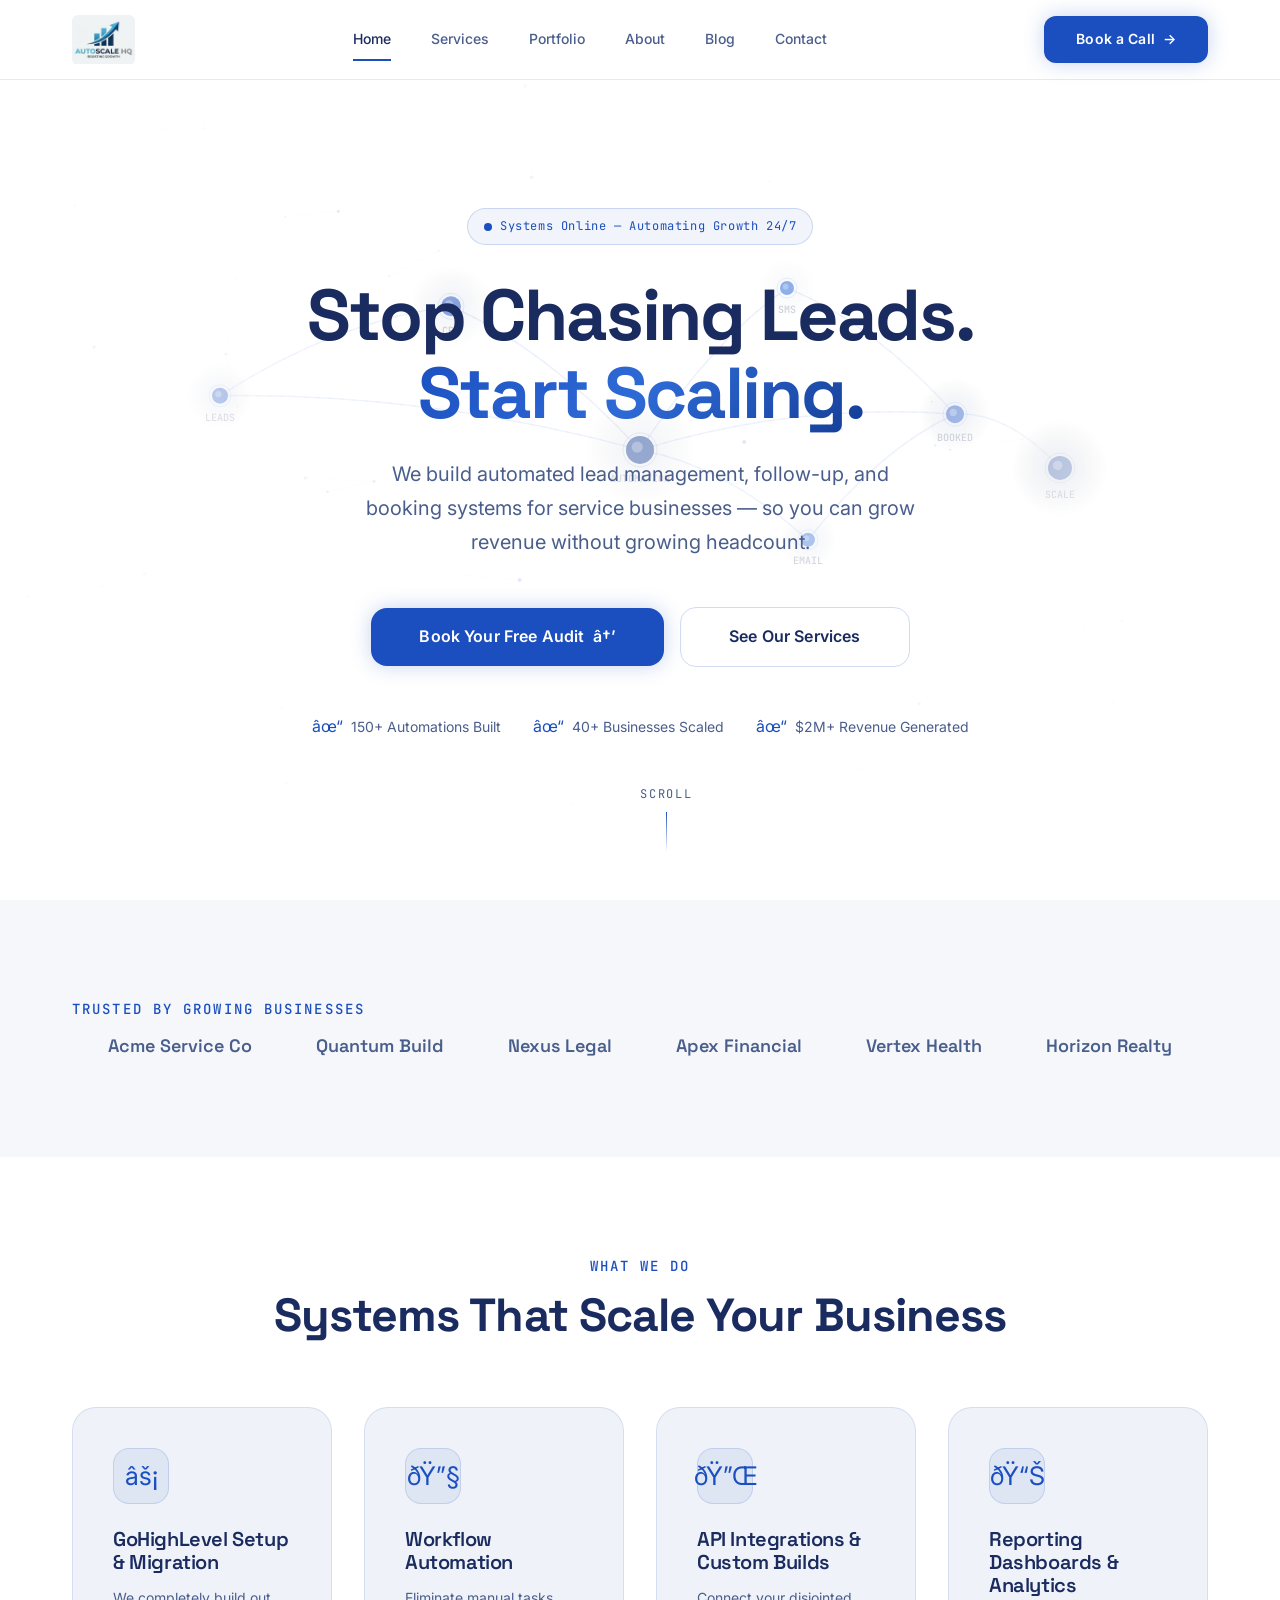
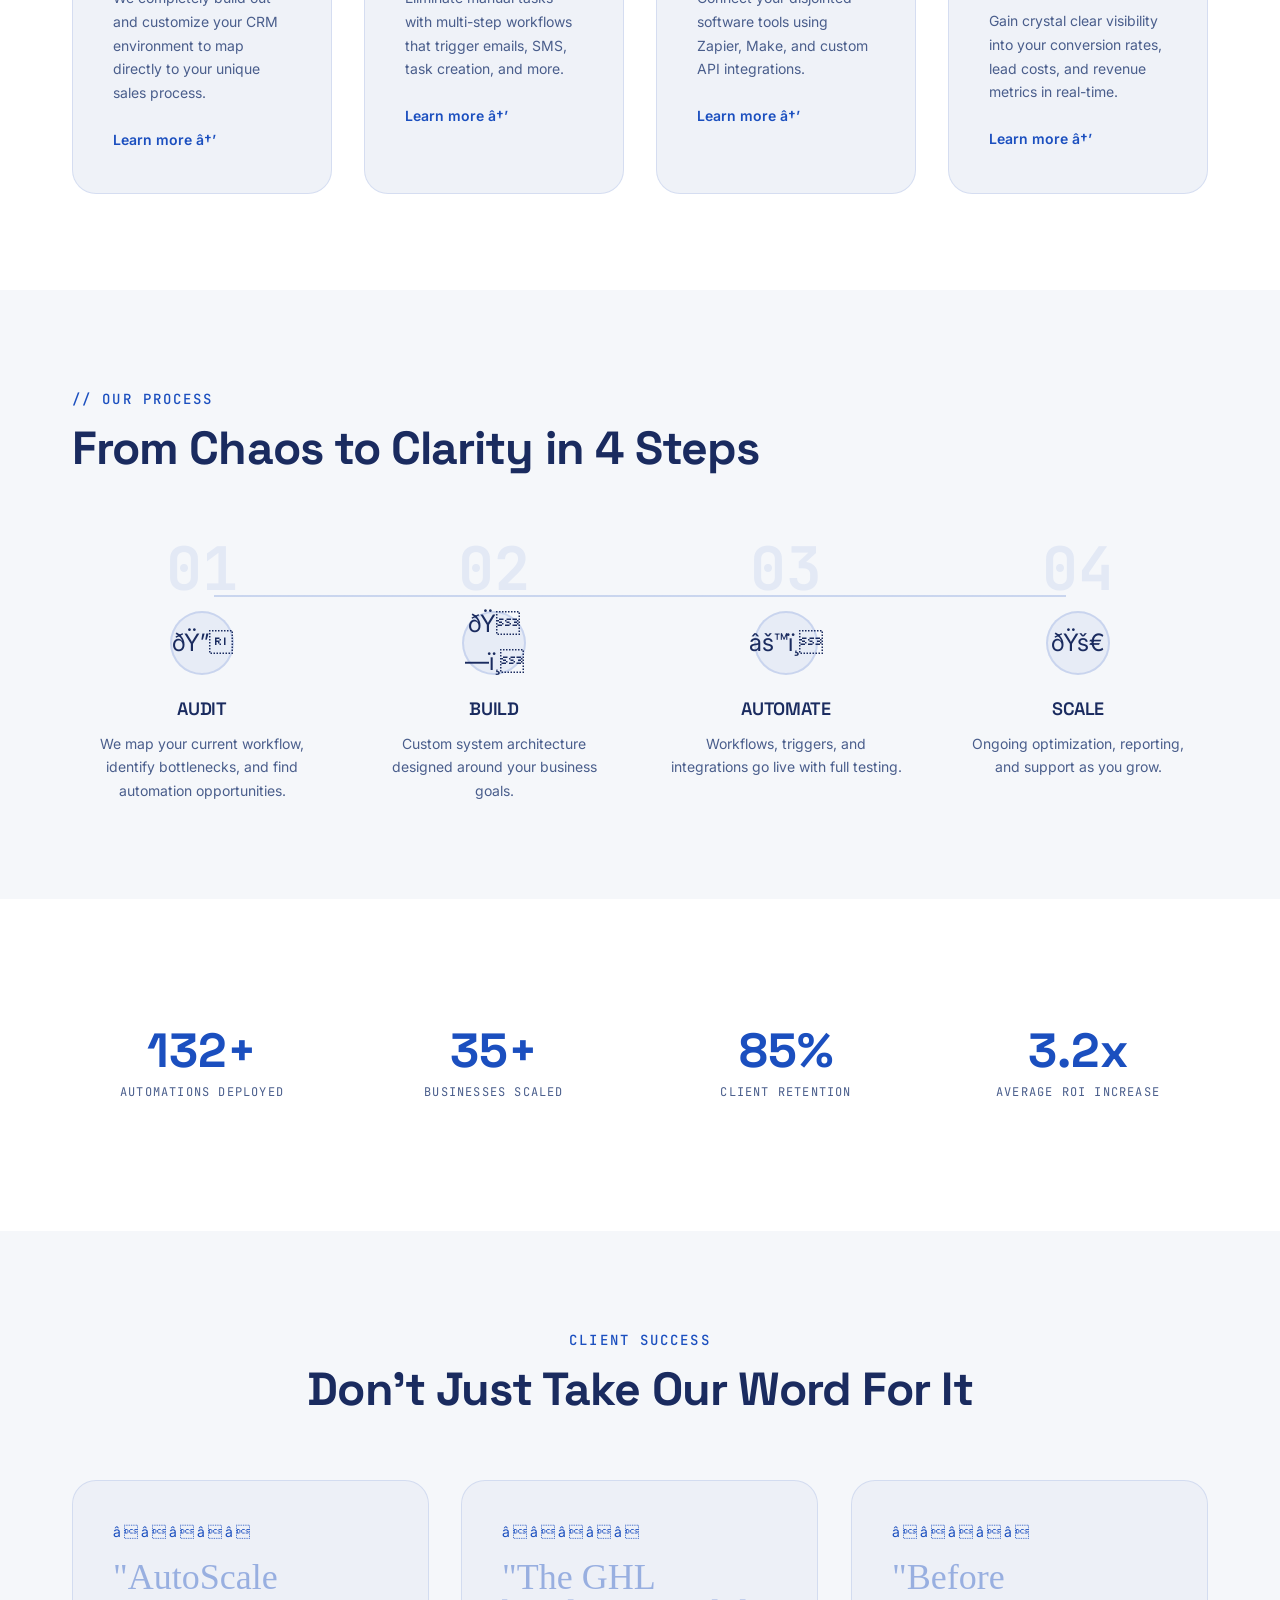
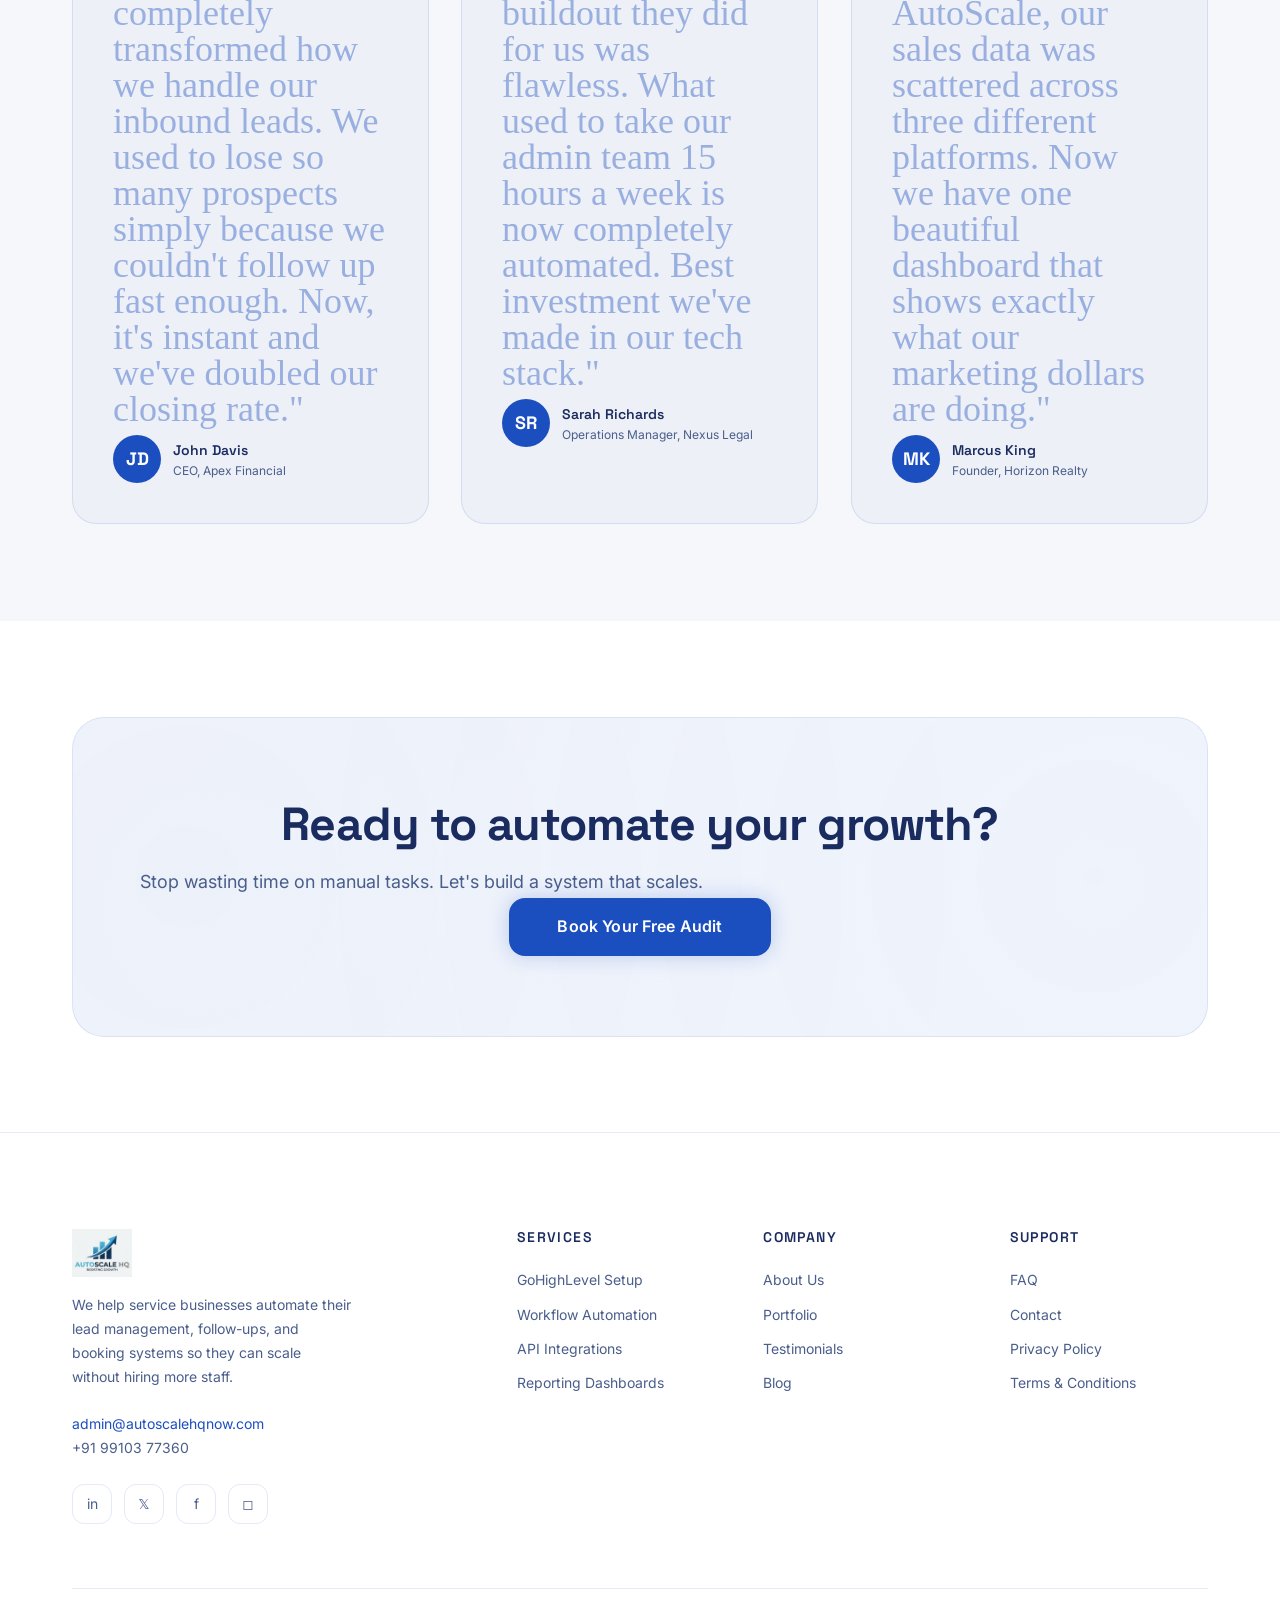
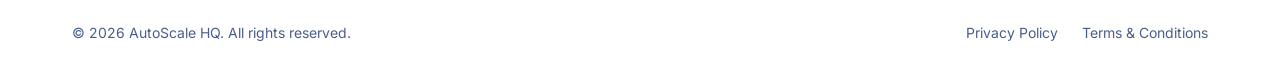
<file: index.html>
<!DOCTYPE html>
<html lang="en">
<head>
  <meta charset="UTF-8">
  <meta name="viewport" content="width=device-width, initial-scale=1.0">
  <title>GoHighLevel Setup &amp; Custom Integration Experts | AutoScale HQ</title>
  <!-- Favicon -->
  <link rel="icon" type="image/png" sizes="32x32" href="assets/favicon-32x32.png">
  <link rel="icon" type="image/png" sizes="16x16" href="assets/favicon-16x16.png">
  <link rel="apple-touch-icon" sizes="180x180" href="assets/apple-touch-icon.png">
  <link rel="shortcut icon" href="favicon.ico">
  <meta name="description" content="Expert GoHighLevel setup, GoHighLevel support, Cliniko integrations, Zapier integrations, Make.com integration, n8n, webhooks, API, pipeline management, and lead generation for growing businesses.">
  <meta name="keywords" content="GoHighLevel, Gohighlevel setup, GohighLevel Support, Cliniko, Cliniko Integrations, GohighLevel Integrations, Pipeline Management, Lead Generation, Custom Integrations, API, Webhooks, Zapier, Zapier Integrations, Make.com, Make.com Integration, n8n">
  <link rel="canonical" href="https://autoscalehqnow.com/">

  <!-- Open Graph / Facebook -->
  <meta property="og:type" content="website">
  <meta property="og:url" content="https://autoscalehqnow.com/">
  <meta property="og:site_name" content="AutoScale HQ">
  <meta property="og:title" content="GoHighLevel Setup &amp; Custom Integration Experts | AutoScale HQ">
  <meta property="og:description" content="Expert GoHighLevel setup, GoHighLevel support, Cliniko integrations, Zapier integrations, Make.com integration, n8n, webhooks, API, pipeline management, and lead generation.">
  <meta property="og:image" content="https://autoscalehqnow.com/assets/logo.png">

  <!-- Twitter -->
  <meta name="twitter:card" content="summary_large_image">
  <meta name="twitter:url" content="https://autoscalehqnow.com/">
  <meta name="twitter:title" content="GoHighLevel Setup &amp; Custom Integration Experts | AutoScale HQ">
  <meta name="twitter:description" content="Expert GoHighLevel setup, GoHighLevel support, Cliniko integrations, Zapier integrations, Make.com integration, n8n, webhooks, API, pipeline management, and lead generation.">
  <meta name="twitter:image" content="https://autoscalehqnow.com/assets/logo.png">

  <!-- JSON-LD Structured Data -->
  <script type="application/ld+json">
  {
    "@context": "https://schema.org",
    "@type": "ProfessionalService",
    "name": "AutoScale HQ",
    "url": "https://autoscalehqnow.com/",
    "logo": "https://autoscalehqnow.com/assets/logo.png",
    "image": "https://autoscalehqnow.com/assets/logo.png",
    "description": "Expert GoHighLevel Setup, GoHighLevel Support, Cliniko Integrations, Zapier & Make.com Integrations, n8n, API Webhooks, Pipeline Management, and Lead Generation Services.",
    "email": "admin@autoscalehqnow.com",
    "knowsAbout": [
      "GoHighLevel", "Gohighlevel setup", "GohighLevel Support", "Cliniko", "Cliniko Integrations", "GohighLevel Integrations", "Pipeline Management", "Lead Generation", "Custom Integrations", "API", "Webhooks", "Zapier", "Zapier Integrations", "Make.com", "Make.com Integration", "n8n"
    ]
  }
  </script>

  <link rel="preconnect" href="https://fonts.googleapis.com">
  <link rel="preconnect" href="https://fonts.gstatic.com" crossorigin>
  <link href="https://fonts.googleapis.com/css2?family=Inter:wght@400;500;600;700&family=JetBrains+Mono:wght@400;500&family=Space+Grotesk:wght@500;600;700&display=swap" rel="stylesheet">
  <link rel="stylesheet" href="css/design-system.css">
  <link rel="stylesheet" href="css/components.css">
  <link rel="stylesheet" href="css/animations.css">
  <link rel="stylesheet" href="css/pages.css">
  <link rel="stylesheet" href="css/hero.css">
</head>
<body>

  <!-- HERO SECTION -->
  <section class="hero" id="hero">
    <canvas id="hero-canvas" class="hero-canvas"></canvas>
    <div class="hero-overlay"></div>
    <div class="hero-content">
      <div class="hero-badge reveal">
        <span class="pulse"></span>
        Systems Online — Automating Growth 24/7
      </div>
      <h1 class="hero-title reveal stagger-1">
        Stop Chasing Leads.<br>
        <span class="highlight">Start Scaling.</span>
      </h1>
      <p class="hero-subtitle reveal stagger-2">We build automated lead management, follow-up, and booking systems for service businesses — so you can grow revenue without growing headcount.</p>
      <div class="hero-ctas reveal stagger-3">
        <a href="contact.html" id="btn-hero-book" class="btn btn-primary btn-lg btn-magnetic">Book Your Free Audit <span class="arrow">â†’</span></a>
        <a href="services.html" id="btn-hero-services" class="btn btn-ghost btn-lg">See Our Services</a>
      </div>
      <div class="hero-proof reveal stagger-4">
        <div class="hero-proof-item"><span class="hero-proof-icon">âœ“</span> 150+ Automations Built</div>
        <div class="hero-proof-item"><span class="hero-proof-icon">âœ“</span> 40+ Businesses Scaled</div>
        <div class="hero-proof-item"><span class="hero-proof-icon">âœ“</span> $2M+ Revenue Generated</div>
      </div>
    </div>
    <div class="hero-scroll reveal stagger-5">
      <span>Scroll</span>
      <div class="hero-scroll-line"></div>
    </div>
  </section>

  <!-- TRUSTED BY SECTION -->
  <section class="section section-medium" id="trusted-by">
    <div class="container">
      <div class="section-label text-center mb-4 reveal">Trusted by growing businesses</div>
      <div class="logo-bar reveal stagger-1" data-stagger>
        <div class="logo-bar-item">Acme Service Co</div>
        <div class="logo-bar-item">Quantum Build</div>
        <div class="logo-bar-item">Nexus Legal</div>
        <div class="logo-bar-item">Apex Financial</div>
        <div class="logo-bar-item">Vertex Health</div>
        <div class="logo-bar-item">Horizon Realty</div>
      </div>
    </div>
  </section>

  <!-- SERVICES OVERVIEW SECTION -->
  <section class="section section-dark" id="services-overview">
    <div class="container">
      <div class="section-header text-center reveal">
        <div class="section-label">What We Do</div>
        <h2 class="section-title">Systems That Scale Your Business</h2>
      </div>
      
      <div class="grid grid-4 gap-6" data-stagger>
        <!-- Service 1 -->
        <div class="card-glass reveal">
          <div class="card-icon">âš¡</div>
          <h3 class="card-title">GoHighLevel Setup & Migration</h3>
          <p class="card-text">We completely build out and customize your CRM environment to map directly to your unique sales process.</p>
          <a href="services.html#gohighlevel" id="link-service-ghl" class="card-link">Learn more â†’</a>
        </div>
        
        <!-- Service 2 -->
        <div class="card-glass reveal">
          <div class="card-icon">ðŸ”§</div>
          <h3 class="card-title">Workflow Automation</h3>
          <p class="card-text">Eliminate manual tasks with multi-step workflows that trigger emails, SMS, task creation, and more.</p>
          <a href="services.html#workflow" id="link-service-workflow" class="card-link">Learn more â†’</a>
        </div>
        
        <!-- Service 3 -->
        <div class="card-glass reveal">
          <div class="card-icon">ðŸ”Œ</div>
          <h3 class="card-title">API Integrations & Custom Builds</h3>
          <p class="card-text">Connect your disjointed software tools using Zapier, Make, and custom API integrations.</p>
          <a href="services.html#api" id="link-service-api" class="card-link">Learn more â†’</a>
        </div>
        
        <!-- Service 4 -->
        <div class="card-glass reveal">
          <div class="card-icon">ðŸ“Š</div>
          <h3 class="card-title">Reporting Dashboards & Analytics</h3>
          <p class="card-text">Gain crystal clear visibility into your conversion rates, lead costs, and revenue metrics in real-time.</p>
          <a href="services.html#analytics" id="link-service-analytics" class="card-link">Learn more â†’</a>
        </div>
      </div>
    </div>
  </section>

  <!-- PROCESS SECTION -->
  <section class="section section-medium" id="process">
    <div class="container">
      <div class="section-header reveal">
        <div class="section-label">// Our Process</div>
        <h2 class="section-title">From Chaos to Clarity in 4 Steps</h2>
      </div>
      
      <div class="process-grid" data-stagger>
        <!-- Step 1 -->
        <div class="process-step reveal">
          <div class="process-number">01</div>
          <div class="process-icon">ðŸ”</div>
          <h3 class="process-title">AUDIT</h3>
          <p class="process-text">We map your current workflow, identify bottlenecks, and find automation opportunities.</p>
        </div>
        
        <!-- Step 2 -->
        <div class="process-step reveal">
          <div class="process-number">02</div>
          <div class="process-icon">ðŸ—ï¸</div>
          <h3 class="process-title">BUILD</h3>
          <p class="process-text">Custom system architecture designed around your business goals.</p>
        </div>
        
        <!-- Step 3 -->
        <div class="process-step reveal">
          <div class="process-number">03</div>
          <div class="process-icon">âš™ï¸</div>
          <h3 class="process-title">AUTOMATE</h3>
          <p class="process-text">Workflows, triggers, and integrations go live with full testing.</p>
        </div>
        
        <!-- Step 4 -->
        <div class="process-step reveal">
          <div class="process-number">04</div>
          <div class="process-icon">ðŸš€</div>
          <h3 class="process-title">SCALE</h3>
          <p class="process-text">Ongoing optimization, reporting, and support as you grow.</p>
        </div>
      </div>
    </div>
  </section>

  <!-- RESULTS / PROOF SECTION -->
  <section class="section section-dark" id="results">
    <div class="container">
      <div class="stats-grid" data-stagger>
        <div class="stat-item reveal">
          <div class="stat-number" data-count="150" data-suffix="+">150+</div>
          <div class="stat-label">Automations Deployed</div>
        </div>
        <div class="stat-item reveal">
          <div class="stat-number" data-count="40" data-suffix="+">40+</div>
          <div class="stat-label">Businesses Scaled</div>
        </div>
        <div class="stat-item reveal">
          <div class="stat-number" data-count="97" data-suffix="%">97%</div>
          <div class="stat-label">Client Retention</div>
        </div>
        <div class="stat-item reveal">
          <div class="stat-number" data-count="3" data-suffix=".2x">3.2x</div>
          <div class="stat-label">Average ROI Increase</div>
        </div>
      </div>
    </div>
  </section>

  <!-- TESTIMONIAL SPOTLIGHT SECTION -->
  <section class="section section-medium" id="testimonials">
    <div class="container">
      <div class="section-header text-center reveal">
        <div class="section-label">Client Success</div>
        <h2 class="section-title">Don't Just Take Our Word For It</h2>
      </div>
      
      <div class="grid grid-3 gap-6" data-stagger>
        <div class="testimonial-card reveal">
          <div class="testimonial-stars">â­â­â­â­â­</div>
          <div class="testimonial-quote">"AutoScale completely transformed how we handle our inbound leads. We used to lose so many prospects simply because we couldn't follow up fast enough. Now, it's instant and we've doubled our closing rate."</div>
          <div class="testimonial-author">
            <div class="testimonial-avatar">JD</div>
            <div>
              <div class="testimonial-name">John Davis</div>
              <div class="testimonial-role">CEO, Apex Financial</div>
            </div>
          </div>
        </div>

        <div class="testimonial-card reveal">
          <div class="testimonial-stars">â­â­â­â­â­</div>
          <div class="testimonial-quote">"The GHL buildout they did for us was flawless. What used to take our admin team 15 hours a week is now completely automated. Best investment we've made in our tech stack."</div>
          <div class="testimonial-author">
            <div class="testimonial-avatar">SR</div>
            <div>
              <div class="testimonial-name">Sarah Richards</div>
              <div class="testimonial-role">Operations Manager, Nexus Legal</div>
            </div>
          </div>
        </div>

        <div class="testimonial-card reveal">
          <div class="testimonial-stars">â­â­â­â­â­</div>
          <div class="testimonial-quote">"Before AutoScale, our sales data was scattered across three different platforms. Now we have one beautiful dashboard that shows exactly what our marketing dollars are doing."</div>
          <div class="testimonial-author">
            <div class="testimonial-avatar">MK</div>
            <div>
              <div class="testimonial-name">Marcus King</div>
              <div class="testimonial-role">Founder, Horizon Realty</div>
            </div>
          </div>
        </div>
      </div>
    </div>
  </section>

  <!-- CTA BANNER SECTION -->
  <section class="section section-dark" id="cta-banner-section">
    <div class="container">
      <div class="cta-banner reveal">
        <h2 class="section-title">Ready to automate your growth?</h2>
        <p class="section-subtitle">Stop wasting time on manual tasks. Let's build a system that scales.</p>
        <a href="contact.html" id="btn-bottom-cta" class="btn btn-primary btn-lg btn-magnetic">Book Your Free Audit</a>
      </div>
    </div>
  </section>

  <script src="js/node-graph.js"></script>
  <script src="js/components.js"></script>
  <script src="js/animations.js"></script>
</body>
</html>
</file>
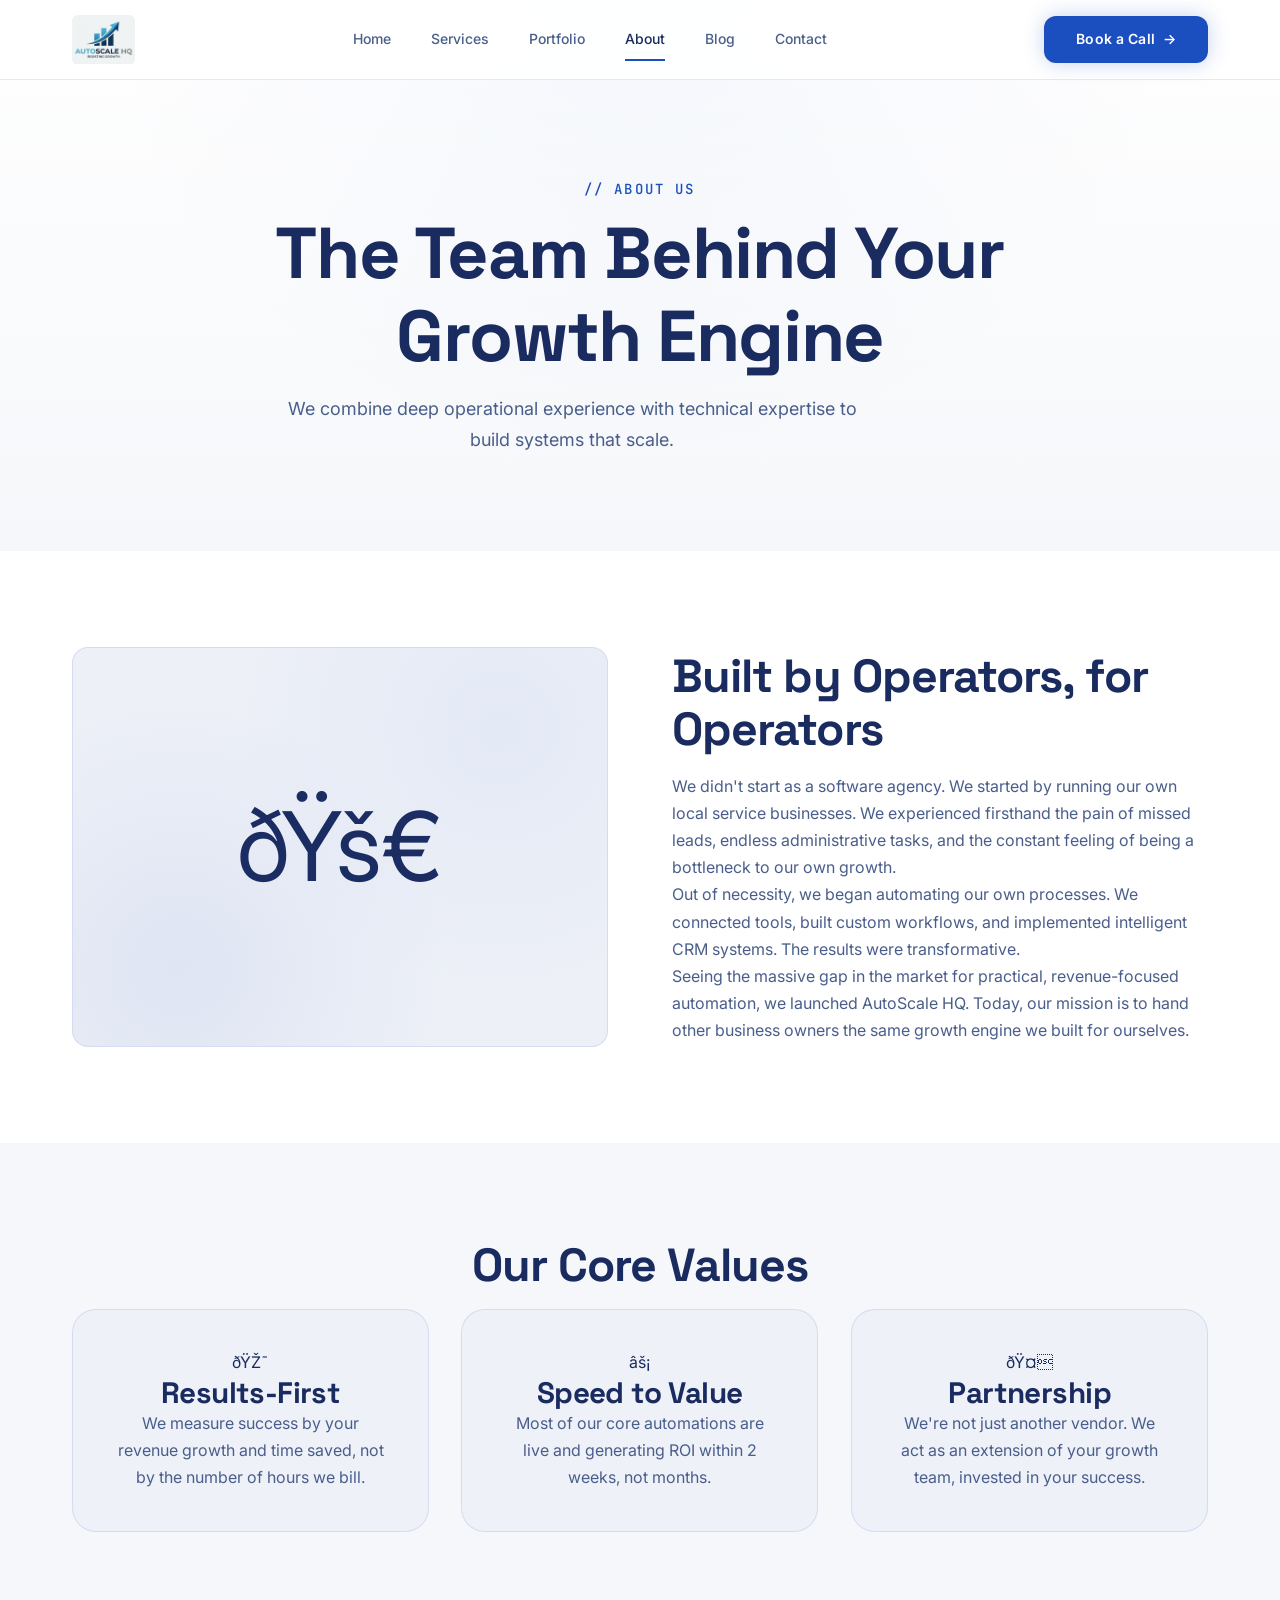
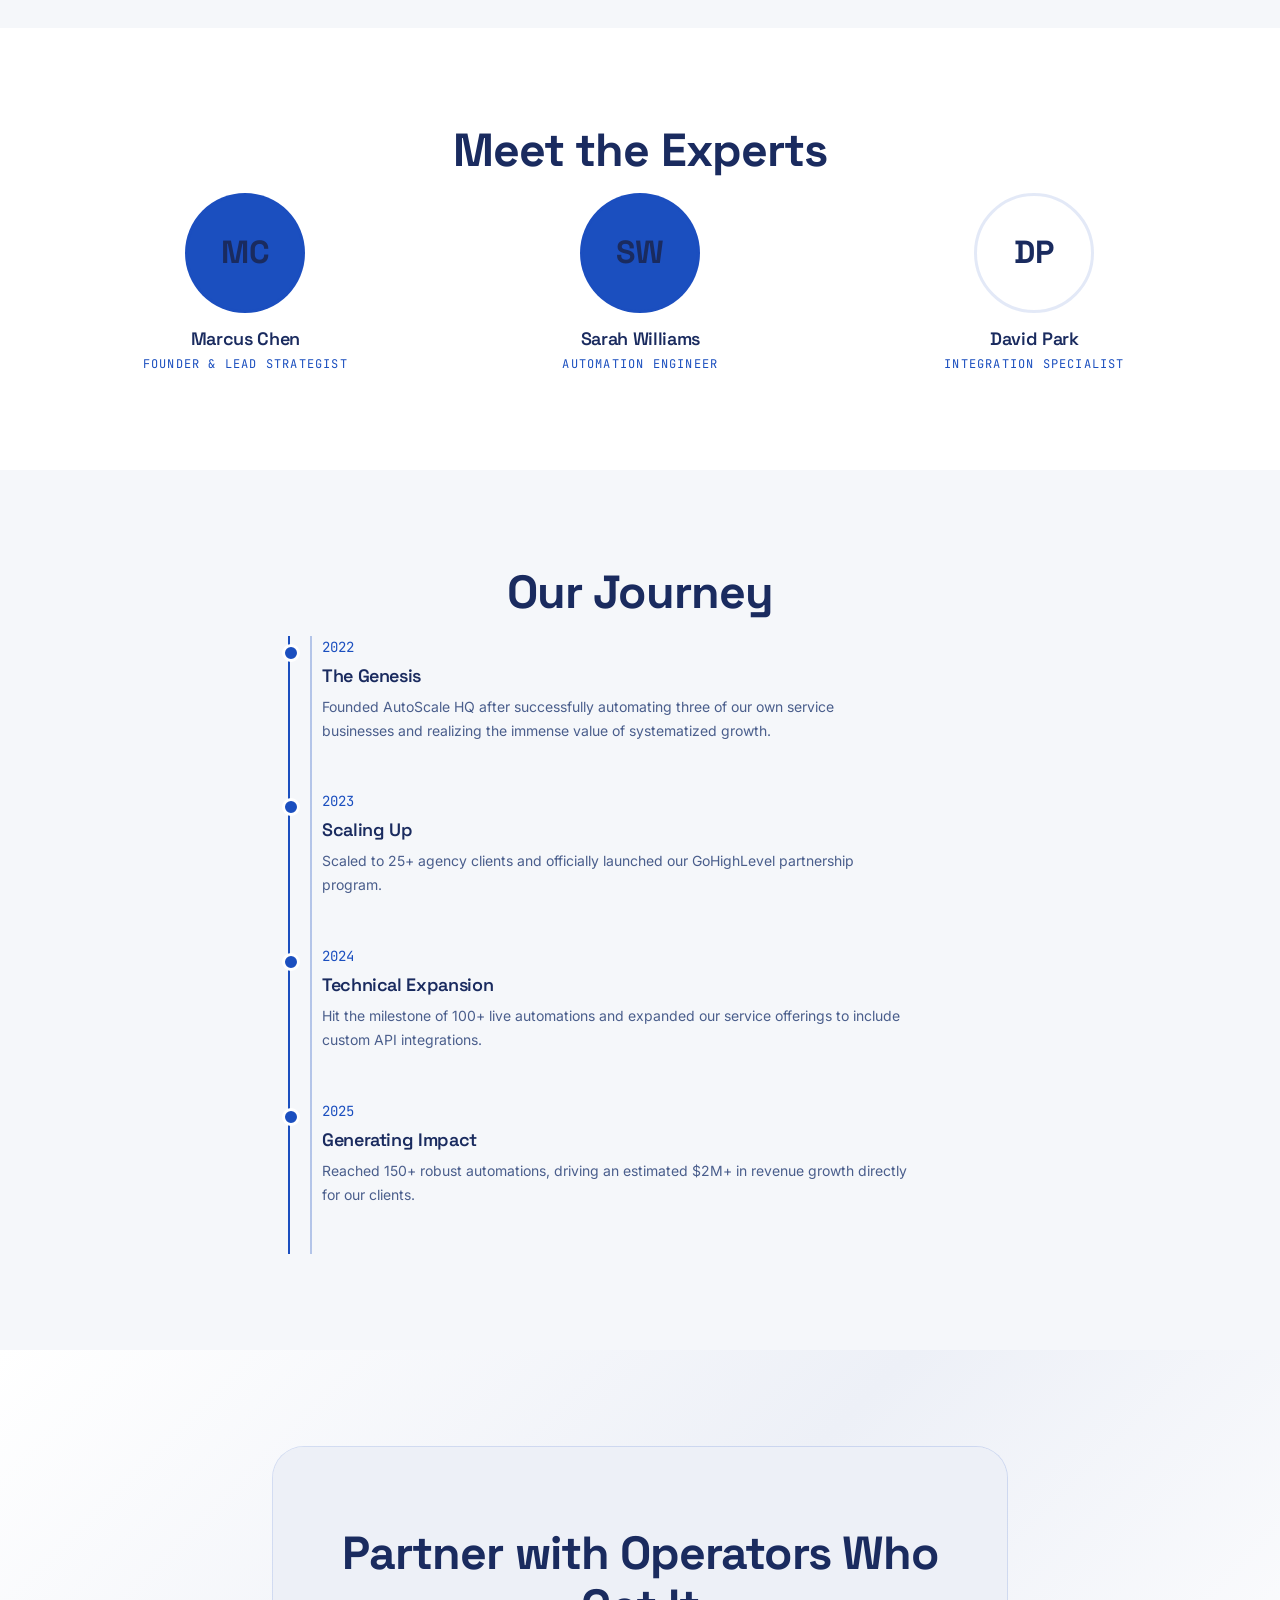
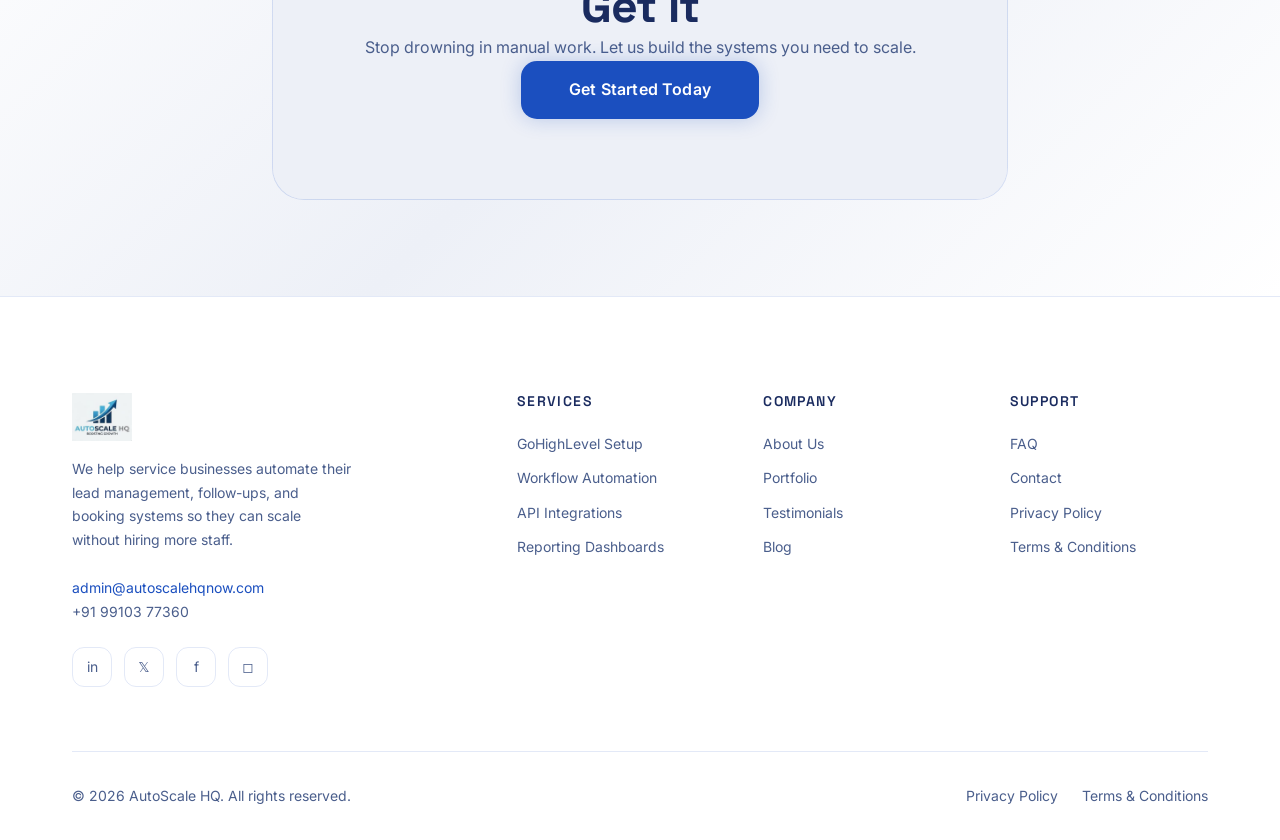
<file: about.html>
<!DOCTYPE html>
<html lang="en">
<head>
  <meta charset="UTF-8">
  <meta name="viewport" content="width=device-width, initial-scale=1.0">
  <title>About AutoScale HQ | GoHighLevel &amp; Cliniko Integration Experts</title>
  <!-- Favicon -->
  <link rel="icon" type="image/png" sizes="32x32" href="assets/favicon-32x32.png">
  <link rel="icon" type="image/png" sizes="16x16" href="assets/favicon-16x16.png">
  <link rel="apple-touch-icon" sizes="180x180" href="assets/apple-touch-icon.png">
  <link rel="shortcut icon" href="favicon.ico">
  <meta name="description" content="AutoScale HQ is a specialist GoHighLevel setup, Cliniko integration, and business automation agency. We help service businesses scale revenue without growing headcount.">
  <meta name="keywords" content="GoHighLevel, Gohighlevel setup, GohighLevel Support, Cliniko, Cliniko Integrations, GohighLevel Integrations, Pipeline Management, Lead Generation, Custom Integrations, API, Webhooks, Zapier, Zapier Integrations, Make.com, Make.com Integration, n8n">
  <link rel="canonical" href="https://autoscalehqnow.com/about.html">

  <!-- Open Graph -->
  <meta property="og:type" content="website">
  <meta property="og:url" content="https://autoscalehqnow.com/about.html">
  <meta property="og:site_name" content="AutoScale HQ">
  <meta property="og:title" content="About AutoScale HQ | GoHighLevel &amp; Cliniko Integration Experts">
  <meta property="og:description" content="AutoScale HQ is a specialist GoHighLevel setup, Cliniko integration, and business automation agency. We help service businesses scale revenue without growing headcount.">
  <meta property="og:image" content="https://autoscalehqnow.com/assets/logo.png">

  <!-- Twitter -->
  <meta name="twitter:card" content="summary_large_image">
  <meta name="twitter:url" content="https://autoscalehqnow.com/about.html">
  <meta name="twitter:title" content="About AutoScale HQ | GoHighLevel &amp; Cliniko Integration Experts">
  <meta name="twitter:description" content="AutoScale HQ is a specialist GoHighLevel setup, Cliniko integration, and business automation agency. We help service businesses scale revenue without growing headcount.">
  <meta name="twitter:image" content="https://autoscalehqnow.com/assets/logo.png">

  <!-- JSON-LD Structured Data -->
  <script type="application/ld+json">
  {
    "@context": "https://schema.org",
    "@type": "AboutPage",
    "name": "About AutoScale HQ",
    "url": "https://autoscalehqnow.com/about.html",
    "description": "AutoScale HQ is a specialist GoHighLevel setup, Cliniko integration, and business automation agency."
  }
  </script>

  <link rel="preconnect" href="https://fonts.googleapis.com">
  <link rel="preconnect" href="https://fonts.gstatic.com" crossorigin>
  <link href="https://fonts.googleapis.com/css2?family=Inter:wght@400;500;600;700&family=JetBrains+Mono:wght@400;500&family=Space+Grotesk:wght@500;600;700&display=swap" rel="stylesheet">
  <link rel="stylesheet" href="css/design-system.css">
  <link rel="stylesheet" href="css/components.css">
  <link rel="stylesheet" href="css/animations.css">
  <link rel="stylesheet" href="css/pages.css">
</head>
<body>

  <!-- PAGE HERO -->
  <header class="section section-dark page-hero">
    <div class="container container-narrow text-center" data-stagger>
      <div class="section-label reveal-scale">// About Us</div>
      <h1 class="section-title reveal">The Team Behind Your Growth Engine</h1>
      <p class="section-subtitle reveal">We combine deep operational experience with technical expertise to build systems that scale.</p>
    </div>
  </header>

  <!-- STORY -->
  <section class="section section-dark" id="story">
    <div class="container">
      <div class="about-story grid grid-2 gap-8 items-center">
        <div class="about-image-placeholder reveal-left" style="background: var(--color-surface); height: 400px; display: flex; align-items: center; justify-content: center; border-radius: 16px;">
          <span style="font-size: 6rem;">ðŸš€</span>
        </div>
        <div class="reveal-right">
          <h2 class="section-title mb-6">Built by Operators, for Operators</h2>
          <p class="text-lg text-muted mb-4">We didn't start as a software agency. We started by running our own local service businesses. We experienced firsthand the pain of missed leads, endless administrative tasks, and the constant feeling of being a bottleneck to our own growth.</p>
          <p class="text-lg text-muted mb-4">Out of necessity, we began automating our own processes. We connected tools, built custom workflows, and implemented intelligent CRM systems. The results were transformative.</p>
          <p class="text-lg text-muted">Seeing the massive gap in the market for practical, revenue-focused automation, we launched AutoScale HQ. Today, our mission is to hand other business owners the same growth engine we built for ourselves.</p>
        </div>
      </div>
    </div>
  </section>

  <!-- VALUES -->
  <section class="section section-medium" id="values">
    <div class="container">
      <div class="text-center mb-12">
        <h2 class="section-title reveal">Our Core Values</h2>
      </div>
      <div class="values-grid grid grid-3 gap-6" data-stagger>
        <div class="value-card card-glass p-8 rounded-xl reveal-scale">
          <div class="text-4xl mb-4">ðŸŽ¯</div>
          <h3 class="text-xl font-bold mb-3">Results-First</h3>
          <p class="text-muted">We measure success by your revenue growth and time saved, not by the number of hours we bill.</p>
        </div>
        <div class="value-card card-glass p-8 rounded-xl reveal-scale">
          <div class="text-4xl mb-4">âš¡</div>
          <h3 class="text-xl font-bold mb-3">Speed to Value</h3>
          <p class="text-muted">Most of our core automations are live and generating ROI within 2 weeks, not months.</p>
        </div>
        <div class="value-card card-glass p-8 rounded-xl reveal-scale">
          <div class="text-4xl mb-4">ðŸ¤</div>
          <h3 class="text-xl font-bold mb-3">Partnership</h3>
          <p class="text-muted">We're not just another vendor. We act as an extension of your growth team, invested in your success.</p>
        </div>
      </div>
    </div>
  </section>

  <!-- TEAM -->
  <section class="section section-dark" id="team">
    <div class="container">
      <div class="text-center mb-12">
        <h2 class="section-title reveal">Meet the Experts</h2>
      </div>
      <div class="grid grid-3 gap-8" data-stagger>
        <div class="team-card text-center reveal-scale">
          <div class="team-avatar mx-auto mb-4" style="width: 120px; height: 120px; background: var(--color-teal); border-radius: 50%; display: flex; align-items: center; justify-content: center; font-size: 2rem; font-weight: bold; color: var(--color-bg);">MC</div>
          <h3 class="team-name text-xl font-bold">Marcus Chen</h3>
          <p class="team-role text-teal mt-1">Founder & Lead Strategist</p>
        </div>
        <div class="team-card text-center reveal-scale">
          <div class="team-avatar mx-auto mb-4" style="width: 120px; height: 120px; background: var(--color-amber); border-radius: 50%; display: flex; align-items: center; justify-content: center; font-size: 2rem; font-weight: bold; color: var(--color-bg);">SW</div>
          <h3 class="team-name text-xl font-bold">Sarah Williams</h3>
          <p class="team-role text-amber mt-1">Automation Engineer</p>
        </div>
        <div class="team-card text-center reveal-scale">
          <div class="team-avatar mx-auto mb-4" style="width: 120px; height: 120px; background: var(--color-surface-light); border-radius: 50%; display: flex; align-items: center; justify-content: center; font-size: 2rem; font-weight: bold; color: var(--color-text);">DP</div>
          <h3 class="team-name text-xl font-bold">David Park</h3>
          <p class="team-role text-muted mt-1">Integration Specialist</p>
        </div>
      </div>
    </div>
  </section>

  <!-- TIMELINE -->
  <section class="section section-medium" id="timeline">
    <div class="container container-narrow">
      <div class="text-center mb-12">
        <h2 class="section-title reveal">Our Journey</h2>
      </div>
      <div class="timeline" style="border-left: 2px solid var(--color-teal); padding-left: 2rem; margin-left: 1rem;" data-stagger>
        
        <div class="timeline-item mb-8 relative reveal-left">
          <div class="timeline-dot absolute w-4 h-4 rounded-full bg-teal" style="left: -2.5rem; top: 0.5rem;"></div>
          <div class="timeline-year text-teal font-mono font-bold mb-2">2022</div>
          <h3 class="timeline-title text-xl font-bold mb-2">The Genesis</h3>
          <p class="timeline-text text-muted">Founded AutoScale HQ after successfully automating three of our own service businesses and realizing the immense value of systematized growth.</p>
        </div>

        <div class="timeline-item mb-8 relative reveal-left">
          <div class="timeline-dot absolute w-4 h-4 rounded-full bg-amber" style="left: -2.5rem; top: 0.5rem;"></div>
          <div class="timeline-year text-amber font-mono font-bold mb-2">2023</div>
          <h3 class="timeline-title text-xl font-bold mb-2">Scaling Up</h3>
          <p class="timeline-text text-muted">Scaled to 25+ agency clients and officially launched our GoHighLevel partnership program.</p>
        </div>

        <div class="timeline-item mb-8 relative reveal-left">
          <div class="timeline-dot absolute w-4 h-4 rounded-full bg-teal" style="left: -2.5rem; top: 0.5rem;"></div>
          <div class="timeline-year text-teal font-mono font-bold mb-2">2024</div>
          <h3 class="timeline-title text-xl font-bold mb-2">Technical Expansion</h3>
          <p class="timeline-text text-muted">Hit the milestone of 100+ live automations and expanded our service offerings to include custom API integrations.</p>
        </div>

        <div class="timeline-item relative reveal-left">
          <div class="timeline-dot absolute w-4 h-4 rounded-full bg-amber" style="left: -2.5rem; top: 0.5rem;"></div>
          <div class="timeline-year text-amber font-mono font-bold mb-2">2025</div>
          <h3 class="timeline-title text-xl font-bold mb-2">Generating Impact</h3>
          <p class="timeline-text text-muted">Reached 150+ robust automations, driving an estimated $2M+ in revenue growth directly for our clients.</p>
        </div>

      </div>
    </div>
  </section>

  <!-- CTA BANNER -->
  <section class="section section-gradient">
    <div class="container container-narrow text-center">
      <div class="cta-banner card-glow p-12 rounded-2xl reveal-scale">
        <h2 class="text-3xl font-bold mb-4">Partner with Operators Who Get It</h2>
        <p class="text-lg mb-8 text-muted">Stop drowning in manual work. Let us build the systems you need to scale.</p>
        <a href="contact.html" class="btn btn-primary btn-lg btn-magnetic">Get Started Today</a>
      </div>
    </div>
  </section>

  <script src="js/components.js"></script>
  <script src="js/animations.js"></script>
</body>
</html>
</file>
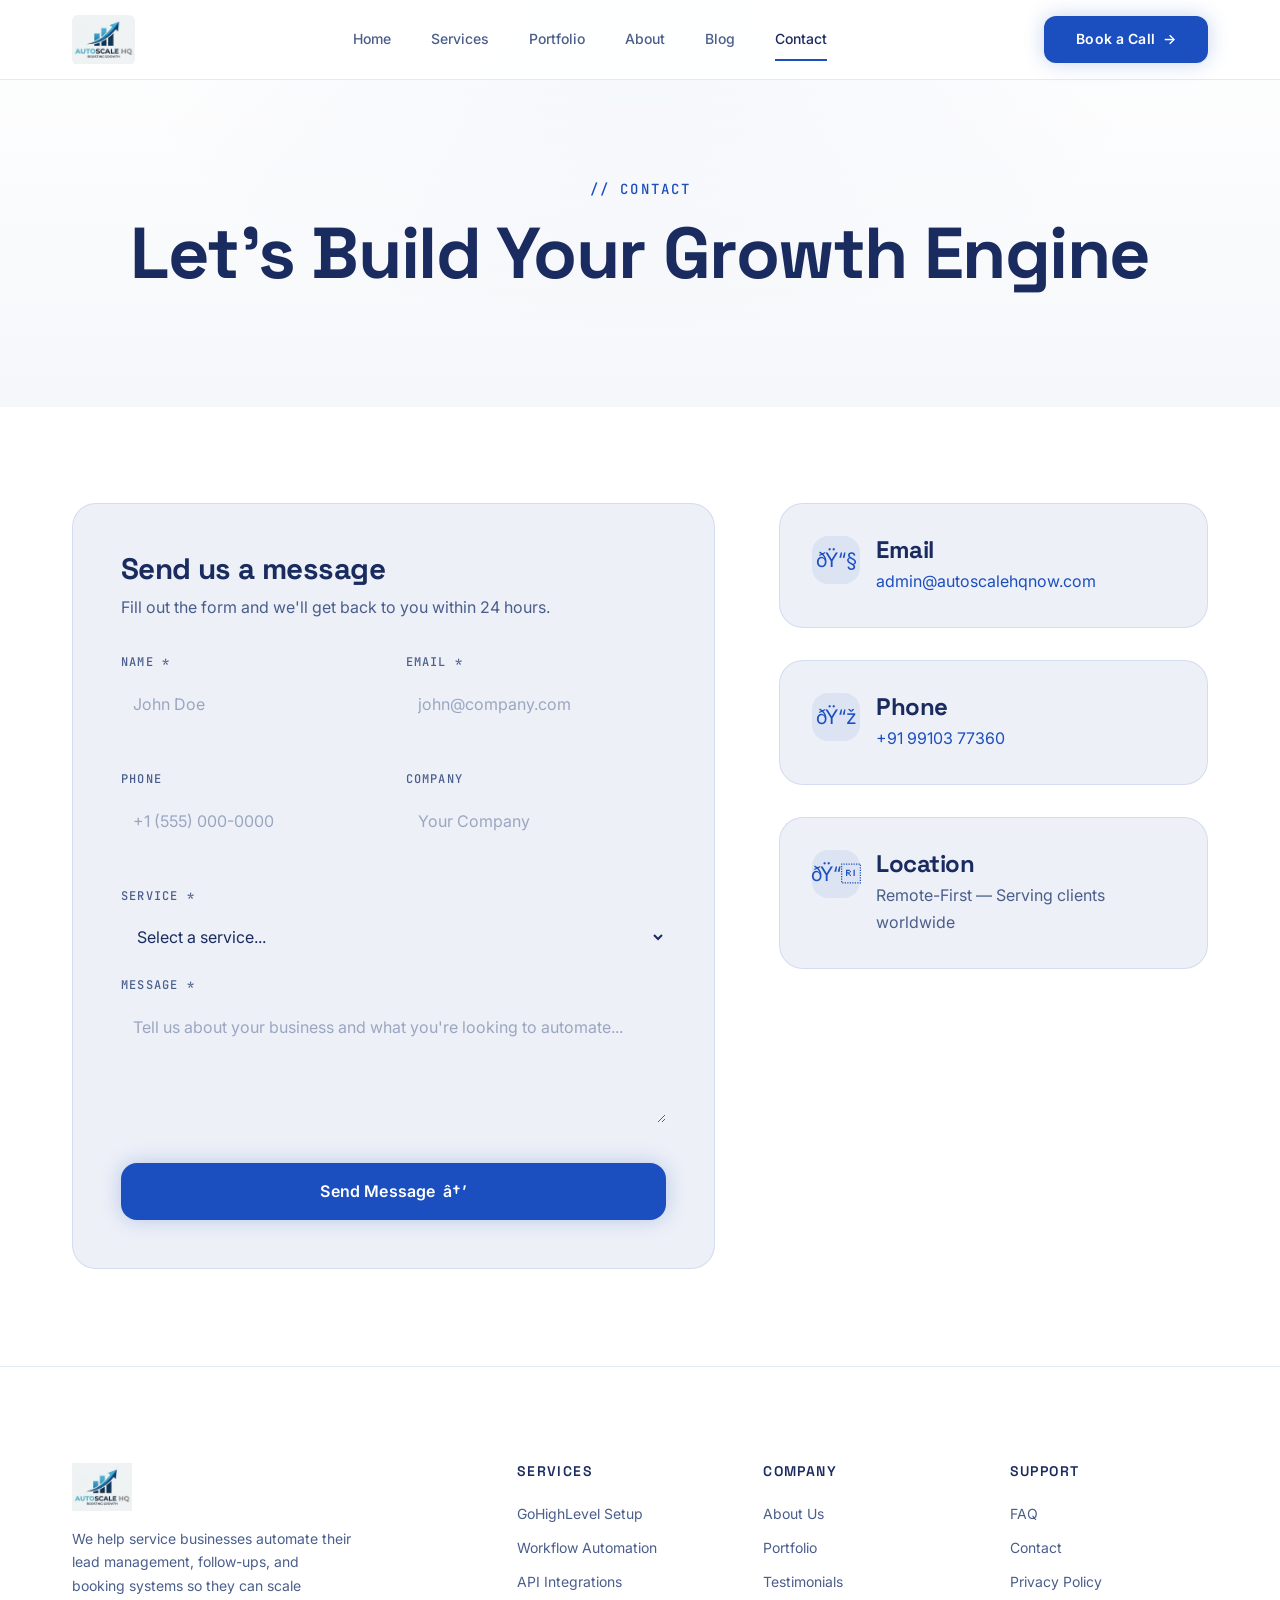
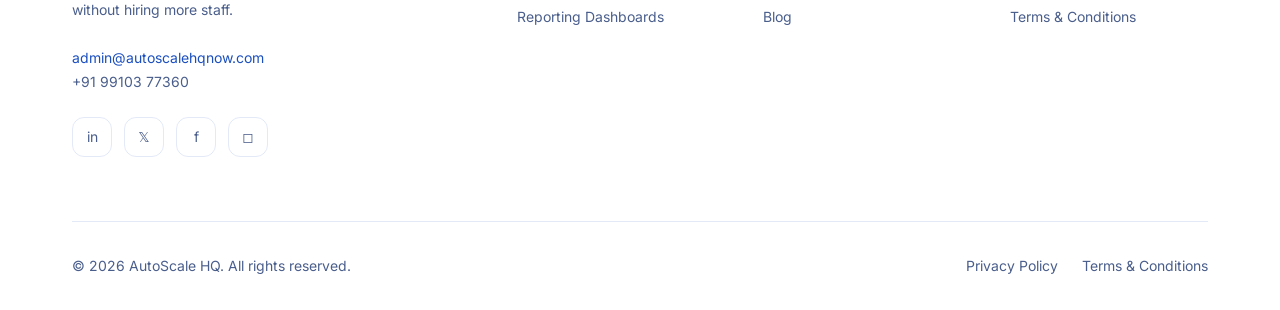
<file: contact.html>
<!DOCTYPE html>
<html lang="en">
<head>
  <meta charset="UTF-8">
  <meta name="viewport" content="width=device-width, initial-scale=1.0">
  <title>Book a Free GoHighLevel Audit | Contact AutoScale HQ</title>
  <!-- Favicon -->
  <link rel="icon" type="image/png" sizes="32x32" href="assets/favicon-32x32.png">
  <link rel="icon" type="image/png" sizes="16x16" href="assets/favicon-16x16.png">
  <link rel="apple-touch-icon" sizes="180x180" href="assets/apple-touch-icon.png">
  <link rel="shortcut icon" href="favicon.ico">
  <meta name="description" content="Book a free 30-minute GoHighLevel systems audit with AutoScale HQ. We'll map your workflow, find automation gaps, and show you exactly how to scale.">
  <meta name="keywords" content="GoHighLevel, Gohighlevel setup, GohighLevel Support, Cliniko, Cliniko Integrations, GohighLevel Integrations, Pipeline Management, Lead Generation, Custom Integrations, API, Webhooks, Zapier, Zapier Integrations, Make.com, Make.com Integration, n8n">
  <link rel="canonical" href="https://autoscalehqnow.com/contact.html">

  <!-- Open Graph -->
  <meta property="og:type" content="website">
  <meta property="og:url" content="https://autoscalehqnow.com/contact.html">
  <meta property="og:site_name" content="AutoScale HQ">
  <meta property="og:title" content="Book a Free GoHighLevel Audit | Contact AutoScale HQ">
  <meta property="og:description" content="Book a free 30-minute GoHighLevel systems audit with AutoScale HQ. We'll map your workflow, find automation gaps, and show you exactly how to scale.">
  <meta property="og:image" content="https://autoscalehqnow.com/assets/logo.png">

  <!-- Twitter -->
  <meta name="twitter:card" content="summary_large_image">
  <meta name="twitter:url" content="https://autoscalehqnow.com/contact.html">
  <meta name="twitter:title" content="Book a Free GoHighLevel Audit | Contact AutoScale HQ">
  <meta name="twitter:description" content="Book a free 30-minute GoHighLevel systems audit with AutoScale HQ. We'll map your workflow, find automation gaps, and show you exactly how to scale.">
  <meta name="twitter:image" content="https://autoscalehqnow.com/assets/logo.png">

  <!-- JSON-LD Structured Data -->
  <script type="application/ld+json">
  {
    "@context": "https://schema.org",
    "@type": "ContactPage",
    "name": "Contact AutoScale HQ",
    "url": "https://autoscalehqnow.com/contact.html",
    "description": "Book a free 30-minute GoHighLevel systems audit with AutoScale HQ."
  }
  </script>

  <link rel="preconnect" href="https://fonts.googleapis.com">
  <link rel="preconnect" href="https://fonts.gstatic.com" crossorigin>
  <link href="https://fonts.googleapis.com/css2?family=Inter:wght@400;500;600;700&family=JetBrains+Mono:wght@400;500&family=Space+Grotesk:wght@500;600;700&display=swap" rel="stylesheet">
  <link rel="stylesheet" href="css/design-system.css">
  <link rel="stylesheet" href="css/components.css">
  <link rel="stylesheet" href="css/animations.css">
  <link rel="stylesheet" href="css/pages.css">
</head>
<body>
  <!-- PAGE HERO -->
  <header class="section page-hero section-dark">
    <div class="container text-center">
      <div class="section-label reveal-scale">// Contact</div>
      <h1 class="section-title reveal">Let's Build Your Growth Engine</h1>
    </div>
  </header>

  <!-- CONTACT SPLIT -->
  <section class="section section-dark">
    <div class="container">
      <div class="contact-split grid grid-2 gap-8 reveal">
        <!-- LEFT: Form -->
        <div class="contact-form-card card-glass" style="padding: var(--space-8);">
          <div class="form-content">
            <h3 style="margin-bottom: var(--space-2);">Send us a message</h3>
            <p class="text-muted" style="margin-bottom: var(--space-6);">Fill out the form and we'll get back to you within 24 hours.</p>
            <form id="contact-form">
              <div class="form-row grid grid-2 gap-4" style="margin-bottom: var(--space-4);">
                <div class="form-group">
                  <label class="form-label text-sm text-muted block" style="margin-bottom: var(--space-2);" for="name">Name *</label>
                  <input type="text" id="name" name="name" class="form-input w-full" placeholder="John Doe" required style="padding: var(--space-3); border-radius: var(--radius-sm); border: 1px solid var(--gray-700); background: var(--gray-800); color: var(--white);">
                  <span class="form-error text-amber text-xs hidden"></span>
                </div>
                <div class="form-group">
                  <label class="form-label text-sm text-muted block" style="margin-bottom: var(--space-2);" for="email">Email *</label>
                  <input type="email" id="email" name="email" class="form-input w-full" placeholder="john@company.com" required style="padding: var(--space-3); border-radius: var(--radius-sm); border: 1px solid var(--gray-700); background: var(--gray-800); color: var(--white);">
                  <span class="form-error text-amber text-xs hidden"></span>
                </div>
              </div>
              <div class="form-row grid grid-2 gap-4" style="margin-bottom: var(--space-4);">
                <div class="form-group">
                  <label class="form-label text-sm text-muted block" style="margin-bottom: var(--space-2);" for="phone">Phone</label>
                  <input type="tel" id="phone" name="phone" class="form-input w-full" placeholder="+1 (555) 000-0000" style="padding: var(--space-3); border-radius: var(--radius-sm); border: 1px solid var(--gray-700); background: var(--gray-800); color: var(--white);">
                  <span class="form-error text-amber text-xs hidden"></span>
                </div>
                <div class="form-group">
                  <label class="form-label text-sm text-muted block" style="margin-bottom: var(--space-2);" for="company">Company</label>
                  <input type="text" id="company" name="company" class="form-input w-full" placeholder="Your Company" style="padding: var(--space-3); border-radius: var(--radius-sm); border: 1px solid var(--gray-700); background: var(--gray-800); color: var(--white);">
                </div>
              </div>
              <div class="form-group" style="margin-bottom: var(--space-4);">
                <label class="form-label text-sm text-muted block" style="margin-bottom: var(--space-2);" for="service">Service *</label>
                <select id="service" name="service" class="form-select w-full" required style="padding: var(--space-3); border-radius: var(--radius-sm); border: 1px solid var(--gray-700); background: var(--gray-800); color: var(--white);">
                  <option value="">Select a service...</option>
                  <option value="ghl">GoHighLevel Setup & Migration</option>
                  <option value="automation">Workflow Automation</option>
                  <option value="integrations">API Integrations</option>
                  <option value="reporting">Reporting & Analytics</option>
                  <option value="other">Other / Not Sure</option>
                </select>
                <span class="form-error text-amber text-xs hidden"></span>
              </div>
              <div class="form-group" style="margin-bottom: var(--space-6);">
                <label class="form-label text-sm text-muted block" style="margin-bottom: var(--space-2);" for="message">Message *</label>
                <textarea id="message" name="message" class="form-textarea w-full" placeholder="Tell us about your business and what you're looking to automate..." required style="padding: var(--space-3); border-radius: var(--radius-sm); border: 1px solid var(--gray-700); background: var(--gray-800); color: var(--white); min-height: 120px;"></textarea>
                <span class="form-error text-amber text-xs hidden"></span>
              </div>
              <button type="submit" class="btn btn-primary btn-lg" style="width:100%;">Send Message <span class="arrow">â†’</span></button>
            </form>
          </div>
          <div class="form-success hidden text-center" style="padding: var(--space-8) 0;">
            <div class="form-success-icon text-teal text-4xl" style="margin-bottom: var(--space-4);">âœ“</div>
            <h3 style="margin-bottom: var(--space-2);">Message Sent!</h3>
            <p class="text-muted">Thank you for reaching out. We'll get back to you within 24 hours.</p>
          </div>
        </div>

        <!-- RIGHT: Info -->
        <div class="contact-info flex flex-col gap-6" data-stagger>
          <div class="contact-info-card card-solid reveal flex items-start gap-4" style="padding: var(--space-6);">
            <div class="contact-icon text-2xl">ðŸ“§</div>
            <div>
              <h4 class="font-heading font-semibold" style="margin-bottom: var(--space-1);">Email</h4>
              <p class="text-muted"><a href="mailto:admin@autoscalehqnow.com" class="text-teal">admin@autoscalehqnow.com</a></p>
            </div>
          </div>
          <div class="contact-info-card card-solid reveal flex items-start gap-4" style="padding: var(--space-6);">
            <div class="contact-icon text-2xl">ðŸ“ž</div>
            <div>
              <h4 class="font-heading font-semibold" style="margin-bottom: var(--space-1);">Phone</h4>
              <p class="text-muted"><a href="tel:+919910377360" class="text-teal">+91 99103 77360</a></p>
            </div>
          </div>
          <div class="contact-info-card card-solid reveal flex items-start gap-4" style="padding: var(--space-6);">
            <div class="contact-icon text-2xl">ðŸ“</div>
            <div>
              <h4 class="font-heading font-semibold" style="margin-bottom: var(--space-1);">Location</h4>
              <p class="text-muted">Remote-First — Serving clients worldwide</p>
            </div>
          </div>
        </div>
      </div>
    </div>
  </section>

  <script src="js/components.js"></script>
  <script src="js/animations.js"></script>
  <script src="js/contact-form.js"></script>
</body>
</html>
</file>
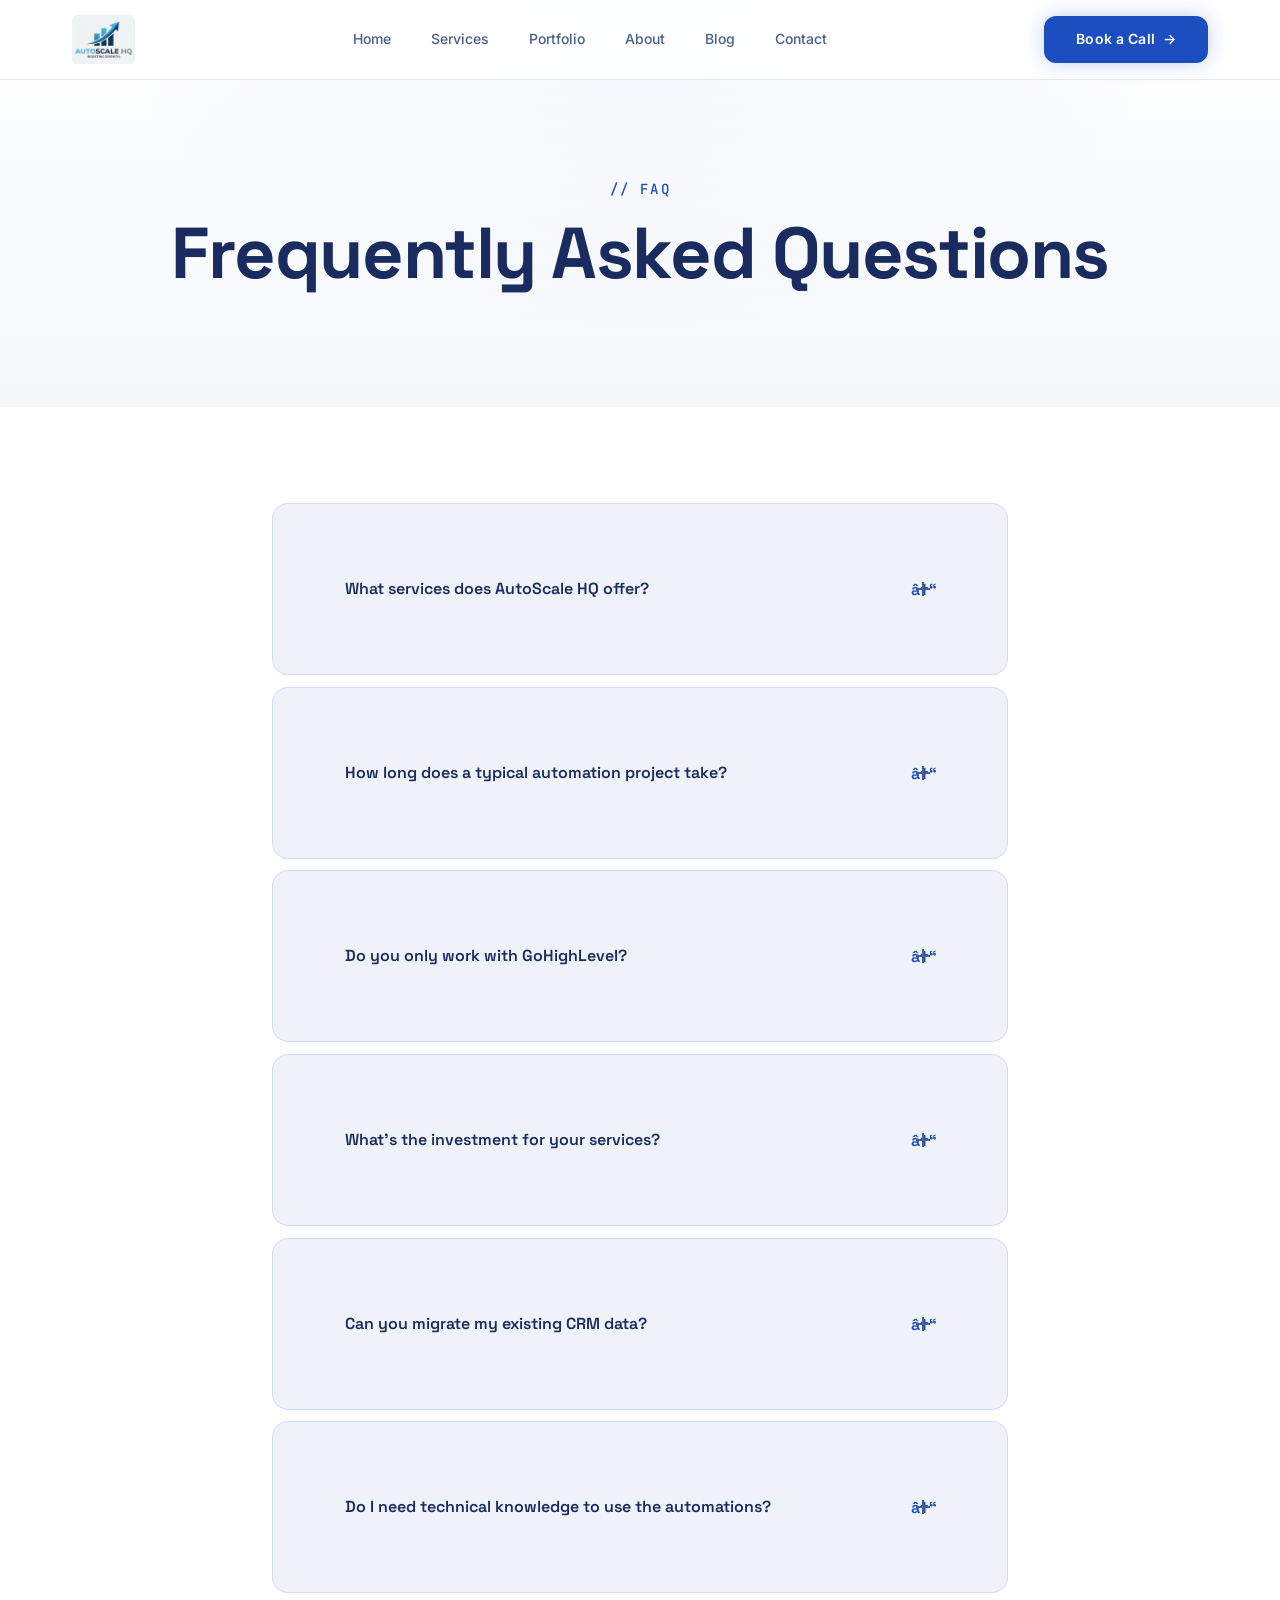
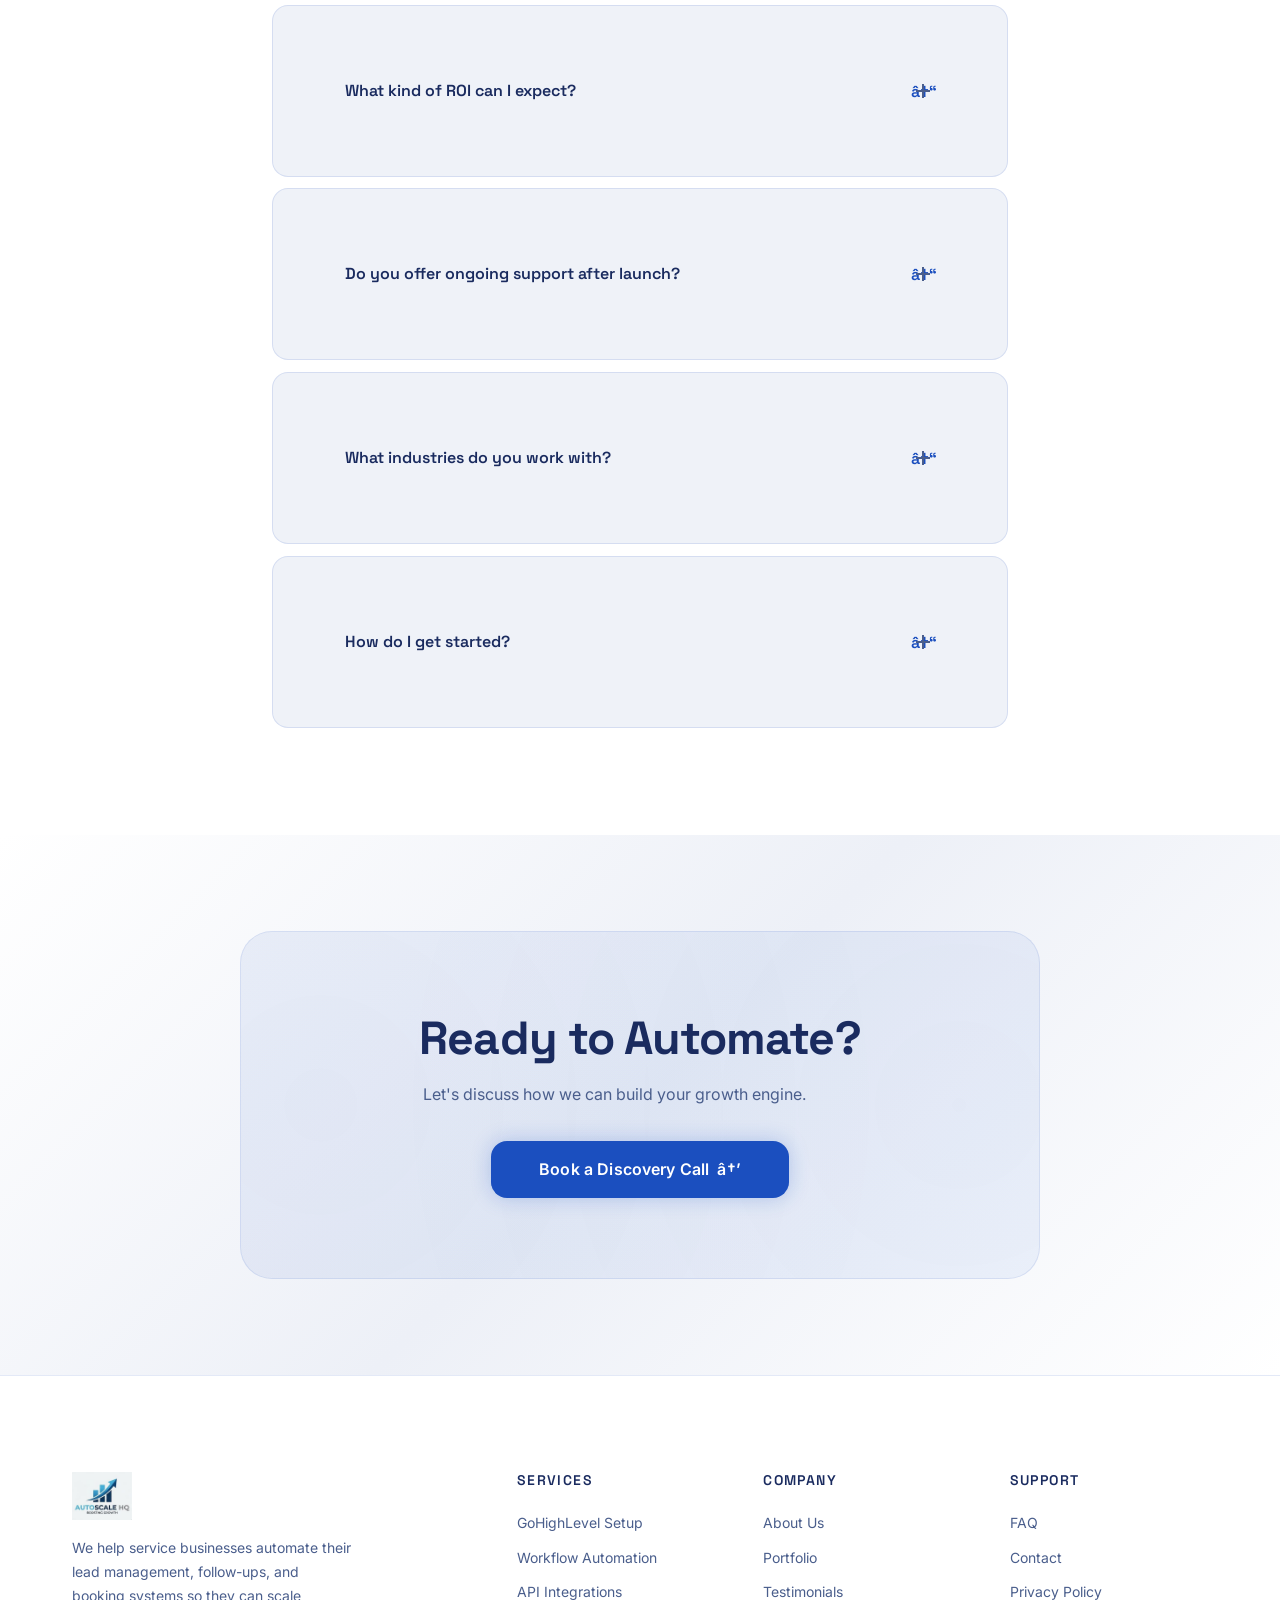
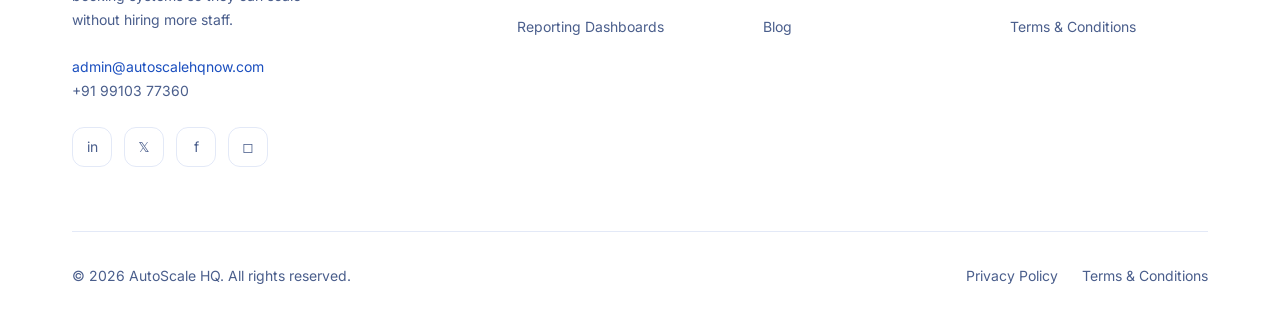
<file: faq.html>
﻿<!DOCTYPE html>
<html lang="en">
<head>
  <meta charset="UTF-8">
  <meta name="viewport" content="width=device-width, initial-scale=1.0">
  <title>FAQ — AutoScale HQ</title>
  <!-- Favicon -->
  <link rel="icon" type="image/png" sizes="32x32" href="assets/favicon-32x32.png">
  <link rel="icon" type="image/png" sizes="16x16" href="assets/favicon-16x16.png">
  <link rel="apple-touch-icon" sizes="180x180" href="assets/apple-touch-icon.png">
  <link rel="shortcut icon" href="favicon.ico">
  <meta name="description" content="Frequently Asked Questions about our automation, integration, and GoHighLevel services.">
  <meta property="og:title" content="FAQ — AutoScale HQ">
  <meta property="og:description" content="Frequently Asked Questions about our automation, integration, and GoHighLevel services.">
  <meta property="og:type" content="website">
  <link rel="preconnect" href="https://fonts.googleapis.com">
  <link rel="preconnect" href="https://fonts.gstatic.com" crossorigin>
  <link href="https://fonts.googleapis.com/css2?family=Inter:wght@400;500;600;700&family=JetBrains+Mono:wght@400;500&family=Space+Grotesk:wght@500;600;700&display=swap" rel="stylesheet">
  <link rel="stylesheet" href="css/design-system.css">
  <link rel="stylesheet" href="css/components.css">
  <link rel="stylesheet" href="css/animations.css">
  <link rel="stylesheet" href="css/pages.css">
</head>
<body>
  <!-- PAGE HERO -->
  <header class="section page-hero section-dark">
    <div class="container text-center">
      <div class="section-label reveal-scale">// FAQ</div>
      <h1 class="section-title reveal">Frequently Asked Questions</h1>
    </div>
  </header>

  <!-- FAQ SECTION -->
  <section class="section section-dark">
    <div class="container container-narrow">
      <div class="faq-grid" data-stagger>
        <div class="faq-item card-glass reveal">
          <div class="faq-question flex justify-between items-center cursor-pointer font-heading font-semibold text-lg" style="padding: var(--space-6);">
            What services does AutoScale HQ offer?
            <span class="faq-icon text-teal">â†“</span>
          </div>
          <div class="faq-answer">
            <div class="faq-answer-inner text-muted" style="padding: 0 var(--space-6) var(--space-6) var(--space-6);">
              We specialize in GoHighLevel Setup & Migration, Workflow Automation, API Integrations & Custom Builds, and Reporting Dashboards & Analytics. Our goal is to streamline your operations and boost your growth.
            </div>
          </div>
        </div>
        <div class="faq-item card-glass reveal">
          <div class="faq-question flex justify-between items-center cursor-pointer font-heading font-semibold text-lg" style="padding: var(--space-6);">
            How long does a typical automation project take?
            <span class="faq-icon text-teal">â†“</span>
          </div>
          <div class="faq-answer">
            <div class="faq-answer-inner text-muted" style="padding: 0 var(--space-6) var(--space-6) var(--space-6);">
              Most standard automation and GoHighLevel setup projects take between 2 to 4 weeks. More complex API integrations or custom dashboards can take 4 to 8 weeks depending on the requirements.
            </div>
          </div>
        </div>
        <div class="faq-item card-glass reveal">
          <div class="faq-question flex justify-between items-center cursor-pointer font-heading font-semibold text-lg" style="padding: var(--space-6);">
            Do you only work with GoHighLevel?
            <span class="faq-icon text-teal">â†“</span>
          </div>
          <div class="faq-answer">
            <div class="faq-answer-inner text-muted" style="padding: 0 var(--space-6) var(--space-6) var(--space-6);">
              While GoHighLevel is our core platform of expertise, we regularly integrate with hundreds of other tools via APIs, Zapier, and Make. We build custom solutions that fit your specific tech stack.
            </div>
          </div>
        </div>
        <div class="faq-item card-glass reveal">
          <div class="faq-question flex justify-between items-center cursor-pointer font-heading font-semibold text-lg" style="padding: var(--space-6);">
            What's the investment for your services?
            <span class="faq-icon text-teal">â†“</span>
          </div>
          <div class="faq-answer">
            <div class="faq-answer-inner text-muted" style="padding: 0 var(--space-6) var(--space-6) var(--space-6);">
              Our projects typically start at $3,000 for standard setups and can go upwards of $10,000 for enterprise-level custom builds. We also offer ongoing retainer packages for continuous optimization.
            </div>
          </div>
        </div>
        <div class="faq-item card-glass reveal">
          <div class="faq-question flex justify-between items-center cursor-pointer font-heading font-semibold text-lg" style="padding: var(--space-6);">
            Can you migrate my existing CRM data?
            <span class="faq-icon text-teal">â†“</span>
          </div>
          <div class="faq-answer">
            <div class="faq-answer-inner text-muted" style="padding: 0 var(--space-6) var(--space-6) var(--space-6);">
              Absolutely. We handle data mapping, cleaning, and secure migration from platforms like HubSpot, Salesforce, ActiveCampaign, and Pipedrive directly into GoHighLevel.
            </div>
          </div>
        </div>
        <div class="faq-item card-glass reveal">
          <div class="faq-question flex justify-between items-center cursor-pointer font-heading font-semibold text-lg" style="padding: var(--space-6);">
            Do I need technical knowledge to use the automations?
            <span class="faq-icon text-teal">â†“</span>
          </div>
          <div class="faq-answer">
            <div class="faq-answer-inner text-muted" style="padding: 0 var(--space-6) var(--space-6) var(--space-6);">
              Not at all! We build systems that run quietly in the background. We also provide full training and SOPs so your team knows exactly how to use the new setup without needing to code.
            </div>
          </div>
        </div>
        <div class="faq-item card-glass reveal">
          <div class="faq-question flex justify-between items-center cursor-pointer font-heading font-semibold text-lg" style="padding: var(--space-6);">
            What kind of ROI can I expect?
            <span class="faq-icon text-teal">â†“</span>
          </div>
          <div class="faq-answer">
            <div class="faq-answer-inner text-muted" style="padding: 0 var(--space-6) var(--space-6) var(--space-6);">
              Our clients typically see a 30-50% reduction in manual admin time and a significant boost in lead conversion rates within the first 90 days. Automation ensures no leads fall through the cracks.
            </div>
          </div>
        </div>
        <div class="faq-item card-glass reveal">
          <div class="faq-question flex justify-between items-center cursor-pointer font-heading font-semibold text-lg" style="padding: var(--space-6);">
            Do you offer ongoing support after launch?
            <span class="faq-icon text-teal">â†“</span>
          </div>
          <div class="faq-answer">
            <div class="faq-answer-inner text-muted" style="padding: 0 var(--space-6) var(--space-6) var(--space-6);">
              Yes, we offer 30 days of post-launch support standard. We also have dedicated monthly maintenance and growth plans if you want us to continuously manage and optimize your systems.
            </div>
          </div>
        </div>
        <div class="faq-item card-glass reveal">
          <div class="faq-question flex justify-between items-center cursor-pointer font-heading font-semibold text-lg" style="padding: var(--space-6);">
            What industries do you work with?
            <span class="faq-icon text-teal">â†“</span>
          </div>
          <div class="faq-answer">
            <div class="faq-answer-inner text-muted" style="padding: 0 var(--space-6) var(--space-6) var(--space-6);">
              We primarily work with service-based businesses, including home services, marketing agencies, consultants, and B2B SaaS companies. If you have a sales pipeline, we can help.
            </div>
          </div>
        </div>
        <div class="faq-item card-glass reveal">
          <div class="faq-question flex justify-between items-center cursor-pointer font-heading font-semibold text-lg" style="padding: var(--space-6);">
            How do I get started?
            <span class="faq-icon text-teal">â†“</span>
          </div>
          <div class="faq-answer">
            <div class="faq-answer-inner text-muted" style="padding: 0 var(--space-6) var(--space-6) var(--space-6);">
              It starts with a discovery call. You can book a time directly on our contact page, and we'll audit your current processes to see where we can make the biggest impact.
            </div>
          </div>
        </div>
      </div>
    </div>
  </section>

  <!-- CTA BANNER -->
  <section class="section section-gradient text-center">
    <div class="container container-narrow cta-banner reveal">
      <h2 class="section-title">Ready to Automate?</h2>
      <p class="text-muted" style="margin-bottom: var(--space-6);">Let's discuss how we can build your growth engine.</p>
      <a href="contact.html" class="btn btn-primary btn-lg">Book a Discovery Call <span class="arrow">â†’</span></a>
    </div>
  </section>

  <script src="js/components.js"></script>
  <script src="js/animations.js"></script>
  <script>
    document.addEventListener('DOMContentLoaded', () => {
      const faqItems = document.querySelectorAll('.faq-item');
      faqItems.forEach(item => {
        const question = item.querySelector('.faq-question');
        const answer = item.querySelector('.faq-answer');
        question.addEventListener('click', () => {
          const isOpen = answer.style.maxHeight;
          
          // Close all
          document.querySelectorAll('.faq-answer').forEach(a => {
            a.style.maxHeight = null;
            a.previousElementSibling.querySelector('.faq-icon').style.transform = 'rotate(0deg)';
          });
          
          if (!isOpen) {
            answer.style.maxHeight = answer.scrollHeight + 'px';
            question.querySelector('.faq-icon').style.transform = 'rotate(180deg)';
          }
        });
      });
    });
  </script>
</body>
</html>
</file>
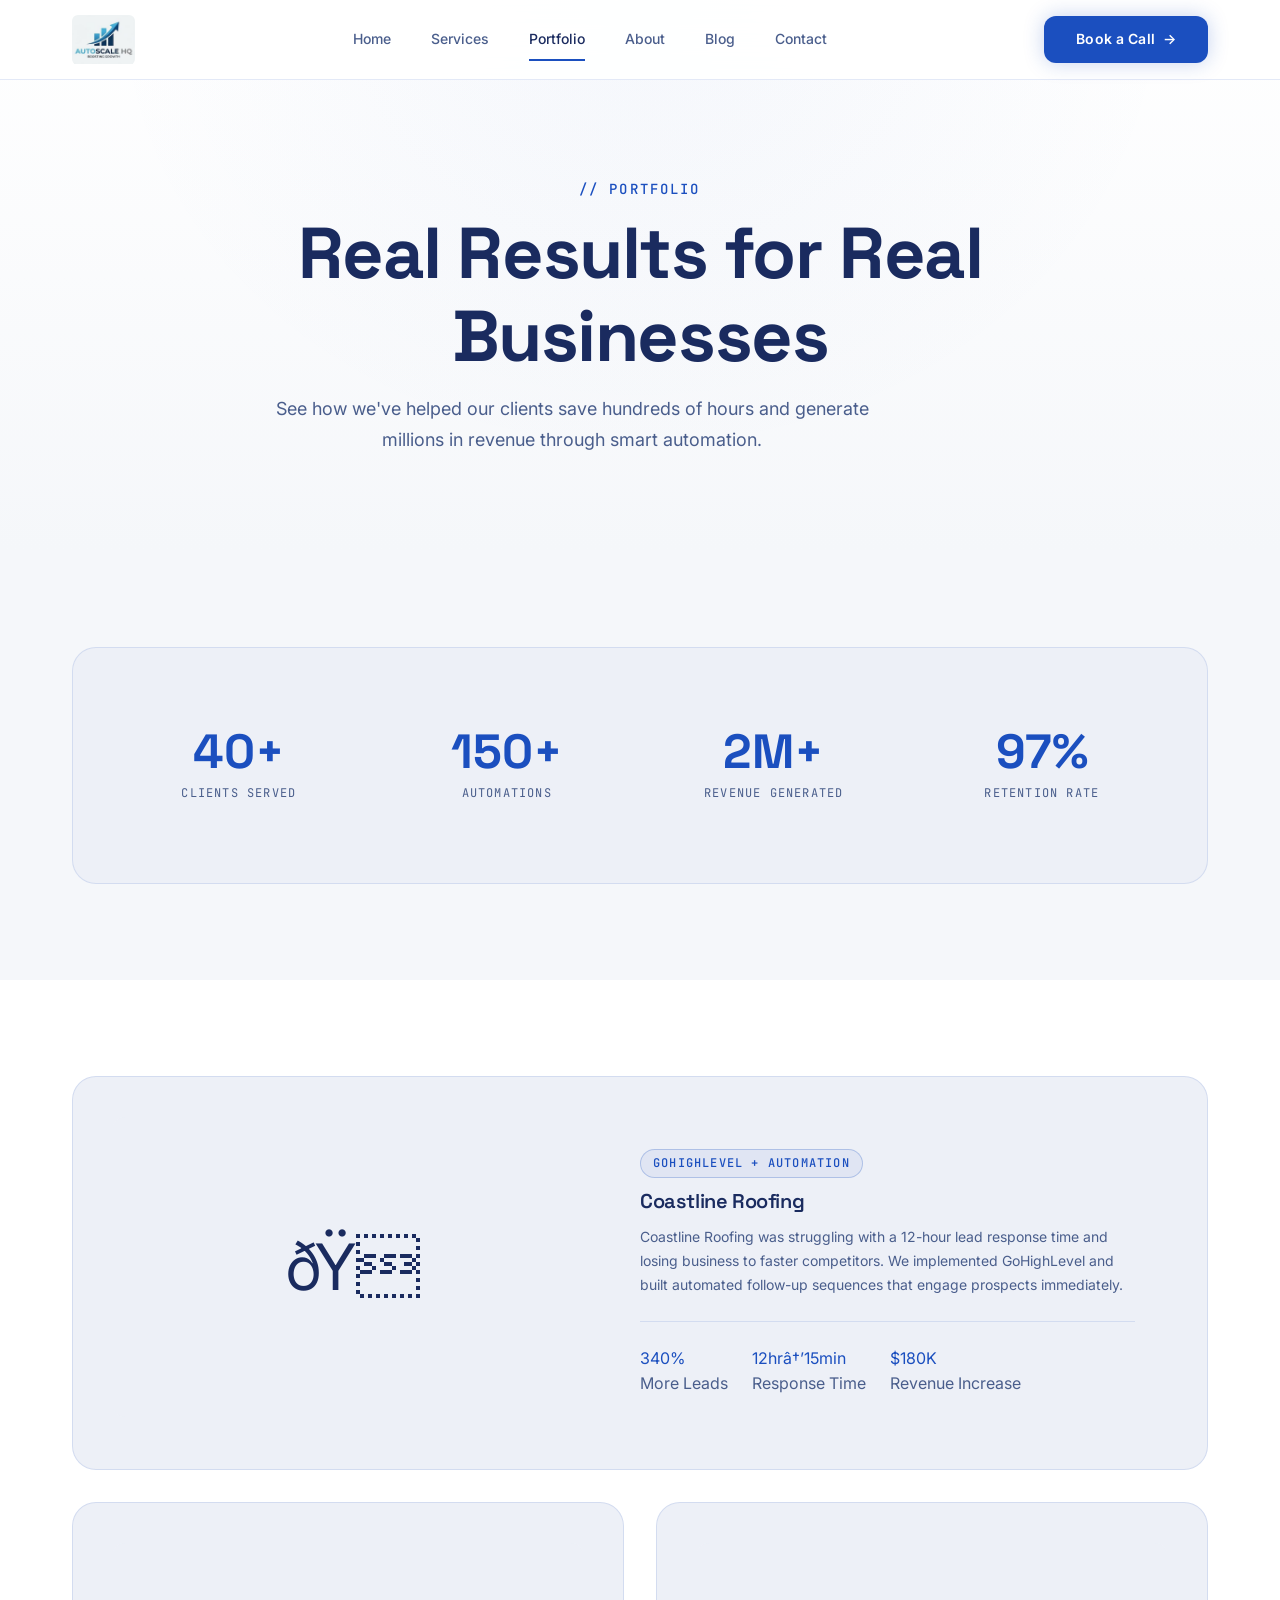
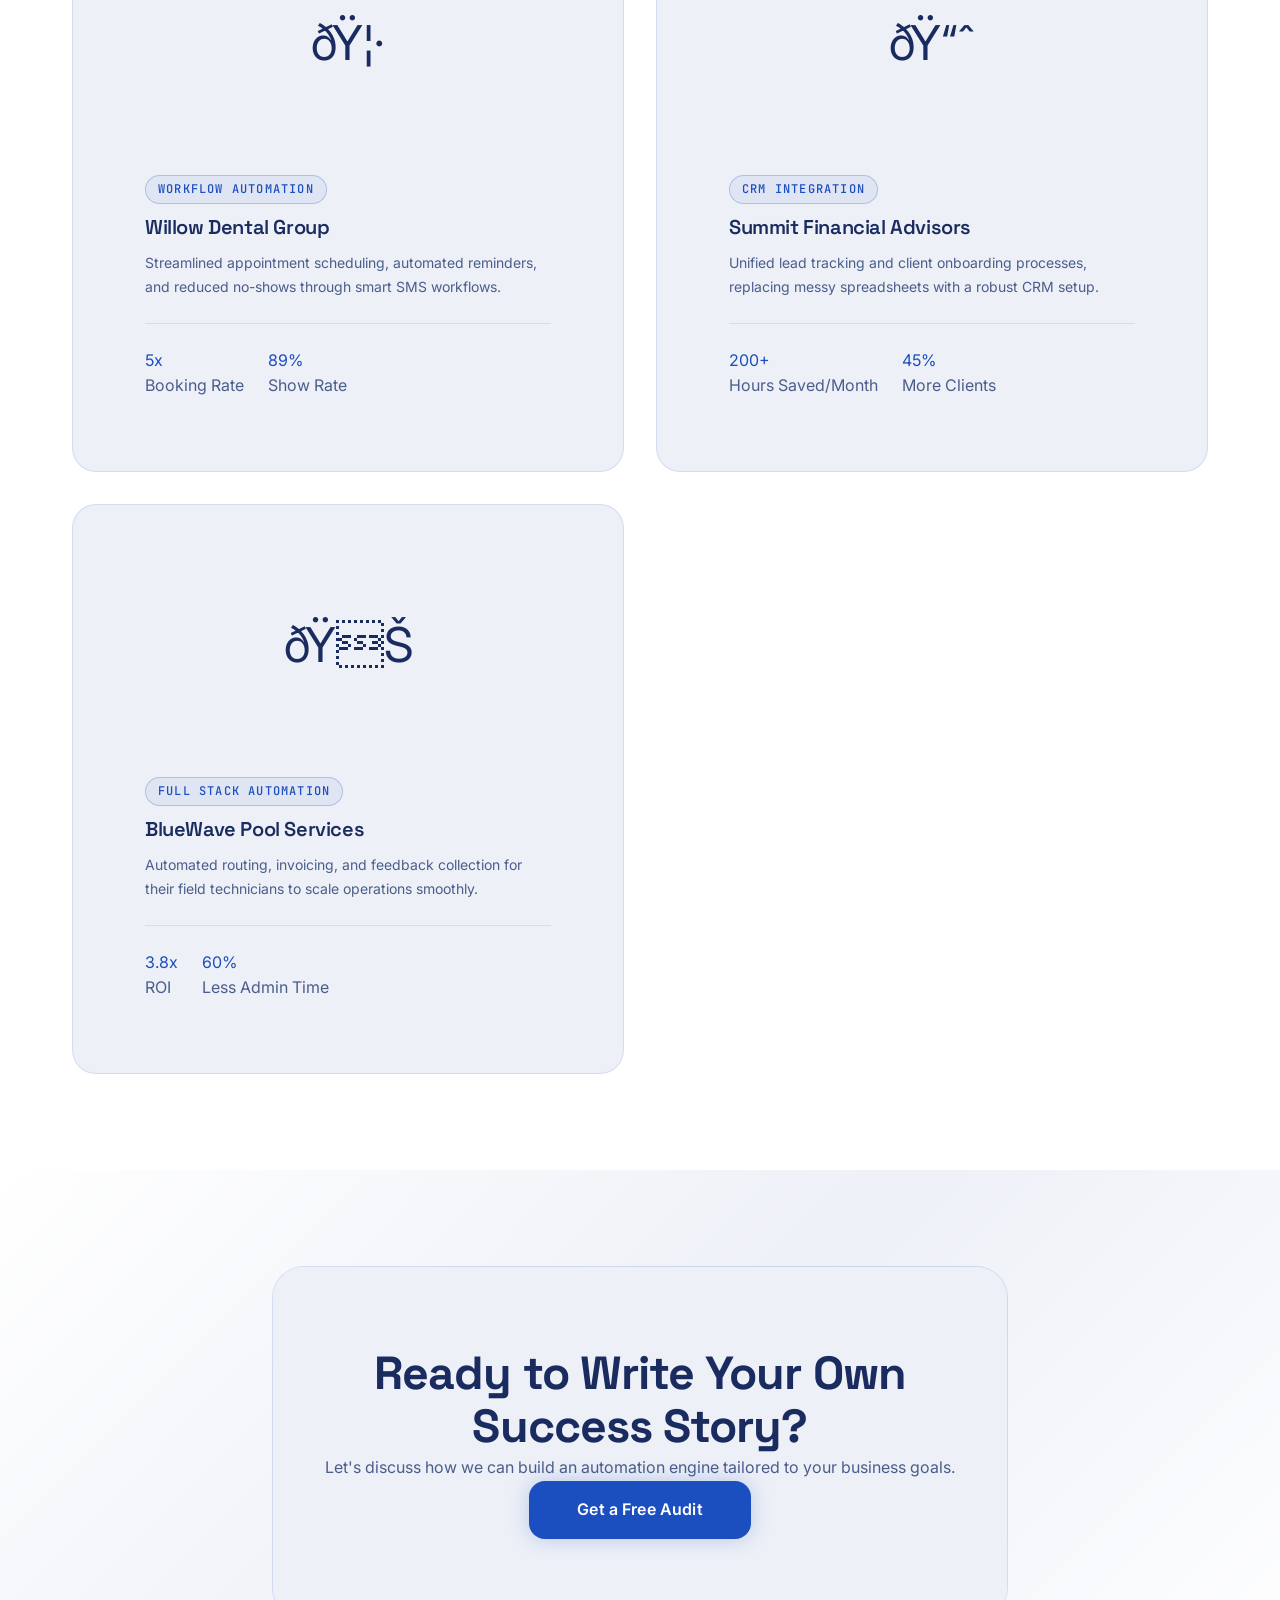
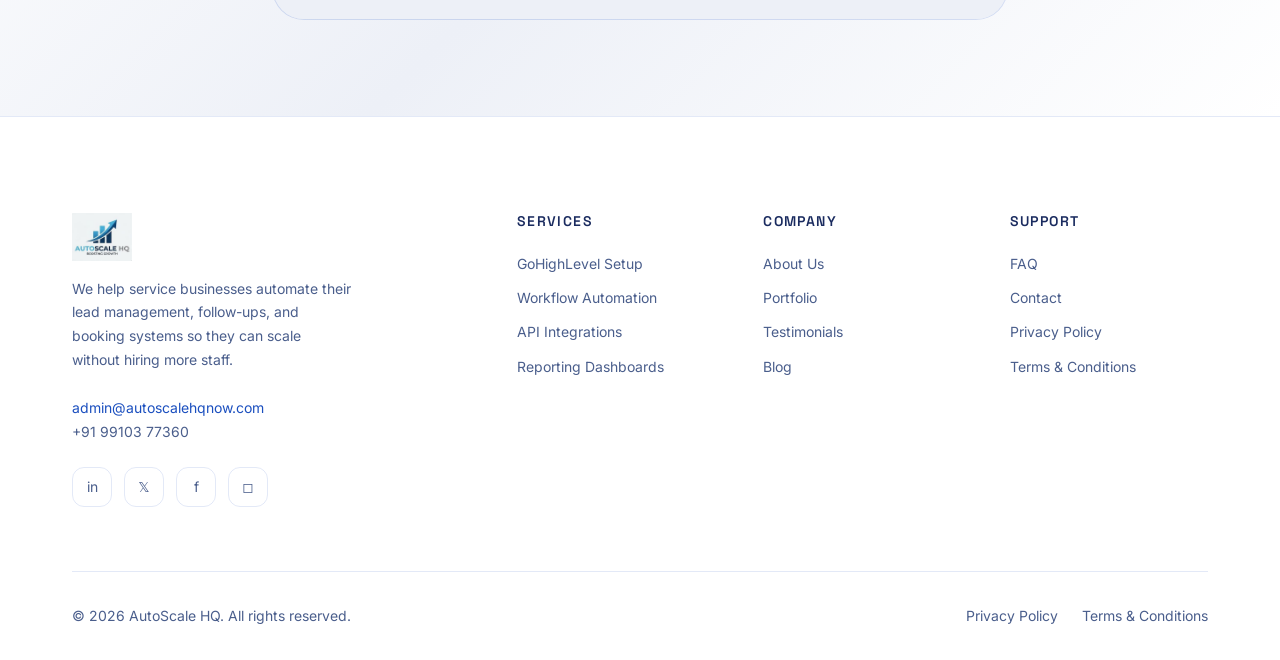
<file: portfolio.html>
﻿<!DOCTYPE html>
<html lang="en">
<head>
  <meta charset="UTF-8">
  <meta name="viewport" content="width=device-width, initial-scale=1.0">
  <title>Portfolio — AutoScale HQ</title>
  <!-- Favicon -->
  <link rel="icon" type="image/png" sizes="32x32" href="assets/favicon-32x32.png">
  <link rel="icon" type="image/png" sizes="16x16" href="assets/favicon-16x16.png">
  <link rel="apple-touch-icon" sizes="180x180" href="assets/apple-touch-icon.png">
  <link rel="shortcut icon" href="favicon.ico">
  <meta name="description" content="Discover how AutoScale HQ helps service businesses boost leads, save time, and increase revenue through automation.">
  <meta property="og:title" content="Portfolio — AutoScale HQ">
  <meta property="og:description" content="Discover how AutoScale HQ helps service businesses boost leads, save time, and increase revenue through automation.">
  <meta property="og:type" content="website">
  <link rel="preconnect" href="https://fonts.googleapis.com">
  <link rel="preconnect" href="https://fonts.gstatic.com" crossorigin>
  <link href="https://fonts.googleapis.com/css2?family=Inter:wght@400;500;600;700&family=JetBrains+Mono:wght@400;500&family=Space+Grotesk:wght@500;600;700&display=swap" rel="stylesheet">
  <link rel="stylesheet" href="css/design-system.css">
  <link rel="stylesheet" href="css/components.css">
  <link rel="stylesheet" href="css/animations.css">
  <link rel="stylesheet" href="css/pages.css">
</head>
<body>

  <!-- PAGE HERO -->
  <header class="section section-dark page-hero">
    <div class="container container-narrow text-center" data-stagger>
      <div class="section-label reveal-scale">// Portfolio</div>
      <h1 class="section-title reveal">Real Results for Real Businesses</h1>
      <p class="section-subtitle reveal">See how we've helped our clients save hundreds of hours and generate millions in revenue through smart automation.</p>
    </div>
  </header>

  <!-- RESULTS BAR -->
  <section class="section section-medium" id="results">
    <div class="container">
      <div class="stats-grid portfolio-results-bar" data-stagger>
        <div class="stat-item reveal-scale">
          <div class="stat-number" data-count="40" data-suffix="+">40+</div>
          <div class="stat-label">Clients Served</div>
        </div>
        <div class="stat-item reveal-scale">
          <div class="stat-number" data-count="150" data-suffix="+">150+</div>
          <div class="stat-label">Automations</div>
        </div>
        <div class="stat-item reveal-scale">
          <div class="stat-number" data-count="2" data-suffix="M+">$2M+</div>
          <div class="stat-label">Revenue Generated</div>
        </div>
        <div class="stat-item reveal-scale">
          <div class="stat-number" data-count="97" data-suffix="%">97%</div>
          <div class="stat-label">Retention Rate</div>
        </div>
      </div>
    </div>
  </section>

  <!-- CASE STUDIES -->
  <section class="section section-dark" id="case-studies">
    <div class="container">
      <div class="portfolio-grid grid gap-8" style="grid-template-columns: repeat(2, 1fr);" data-stagger>
        
        <!-- FEATURED -->
        <article class="case-card card-glass reveal" style="grid-column: span 2; display: flex; flex-direction: row; align-items: stretch;">
          <div class="case-card-image" style="flex: 1; background: var(--color-surface); display: flex; align-items: center; justify-content: center; min-height: 300px; border-radius: 12px 0 0 12px;">
            <span style="font-size: 4rem;">ðŸ </span>
          </div>
          <div class="case-card-body" style="flex: 1; padding: 2rem;">
            <div class="case-card-tag badge badge-teal mb-4">GoHighLevel + Automation</div>
            <h3 class="case-card-title text-2xl font-bold mb-4">Coastline Roofing</h3>
            <p class="case-card-desc text-muted mb-6">Coastline Roofing was struggling with a 12-hour lead response time and losing business to faster competitors. We implemented GoHighLevel and built automated follow-up sequences that engage prospects immediately.</p>
            <div class="case-card-stats grid grid-3 gap-4 border-t border-surface pt-6">
              <div>
                <div class="text-xl font-bold text-teal mb-1">340%</div>
                <div class="text-sm text-muted">More Leads</div>
              </div>
              <div>
                <div class="text-xl font-bold text-teal mb-1">12hrâ†’15min</div>
                <div class="text-sm text-muted">Response Time</div>
              </div>
              <div>
                <div class="text-xl font-bold text-teal mb-1">$180K</div>
                <div class="text-sm text-muted">Revenue Increase</div>
              </div>
            </div>
          </div>
        </article>

        <!-- REGULAR CARDS -->
        <article class="case-card card-glass reveal">
          <div class="case-card-image" style="background: var(--color-surface); height: 200px; display: flex; align-items: center; justify-content: center; border-radius: 12px 12px 0 0;">
            <span style="font-size: 3rem;">ðŸ¦·</span>
          </div>
          <div class="case-card-body p-6">
            <div class="case-card-tag badge badge-amber mb-4">Workflow Automation</div>
            <h3 class="case-card-title text-xl font-bold mb-3">Willow Dental Group</h3>
            <p class="case-card-desc text-muted mb-6">Streamlined appointment scheduling, automated reminders, and reduced no-shows through smart SMS workflows.</p>
            <div class="case-card-stats grid grid-2 gap-4 border-t border-surface pt-4">
              <div>
                <div class="text-lg font-bold text-amber mb-1">5x</div>
                <div class="text-sm text-muted">Booking Rate</div>
              </div>
              <div>
                <div class="text-lg font-bold text-amber mb-1">89%</div>
                <div class="text-sm text-muted">Show Rate</div>
              </div>
            </div>
          </div>
        </article>

        <article class="case-card card-glass reveal">
          <div class="case-card-image" style="background: var(--color-surface); height: 200px; display: flex; align-items: center; justify-content: center; border-radius: 12px 12px 0 0;">
            <span style="font-size: 3rem;">ðŸ“ˆ</span>
          </div>
          <div class="case-card-body p-6">
            <div class="case-card-tag badge badge-teal mb-4">CRM Integration</div>
            <h3 class="case-card-title text-xl font-bold mb-3">Summit Financial Advisors</h3>
            <p class="case-card-desc text-muted mb-6">Unified lead tracking and client onboarding processes, replacing messy spreadsheets with a robust CRM setup.</p>
            <div class="case-card-stats grid grid-2 gap-4 border-t border-surface pt-4">
              <div>
                <div class="text-lg font-bold text-teal mb-1">200+</div>
                <div class="text-sm text-muted">Hours Saved/Month</div>
              </div>
              <div>
                <div class="text-lg font-bold text-teal mb-1">45%</div>
                <div class="text-sm text-muted">More Clients</div>
              </div>
            </div>
          </div>
        </article>

        <article class="case-card card-glass reveal">
          <div class="case-card-image" style="background: var(--color-surface); height: 200px; display: flex; align-items: center; justify-content: center; border-radius: 12px 12px 0 0;">
            <span style="font-size: 3rem;">ðŸŠ</span>
          </div>
          <div class="case-card-body p-6">
            <div class="case-card-tag badge badge-amber mb-4">Full Stack Automation</div>
            <h3 class="case-card-title text-xl font-bold mb-3">BlueWave Pool Services</h3>
            <p class="case-card-desc text-muted mb-6">Automated routing, invoicing, and feedback collection for their field technicians to scale operations smoothly.</p>
            <div class="case-card-stats grid grid-2 gap-4 border-t border-surface pt-4">
              <div>
                <div class="text-lg font-bold text-amber mb-1">3.8x</div>
                <div class="text-sm text-muted">ROI</div>
              </div>
              <div>
                <div class="text-lg font-bold text-amber mb-1">60%</div>
                <div class="text-sm text-muted">Less Admin Time</div>
              </div>
            </div>
          </div>
        </article>

      </div>
    </div>
  </section>

  <!-- CTA BANNER -->
  <section class="section section-gradient">
    <div class="container container-narrow text-center">
      <div class="cta-banner card-glow p-12 rounded-2xl reveal-scale">
        <h2 class="text-3xl font-bold mb-4">Ready to Write Your Own Success Story?</h2>
        <p class="text-lg mb-8 text-muted">Let's discuss how we can build an automation engine tailored to your business goals.</p>
        <a href="contact.html" class="btn btn-primary btn-lg btn-magnetic">Get a Free Audit</a>
      </div>
    </div>
  </section>

  <script src="js/components.js"></script>
  <script src="js/animations.js"></script>
</body>
</html>
</file>
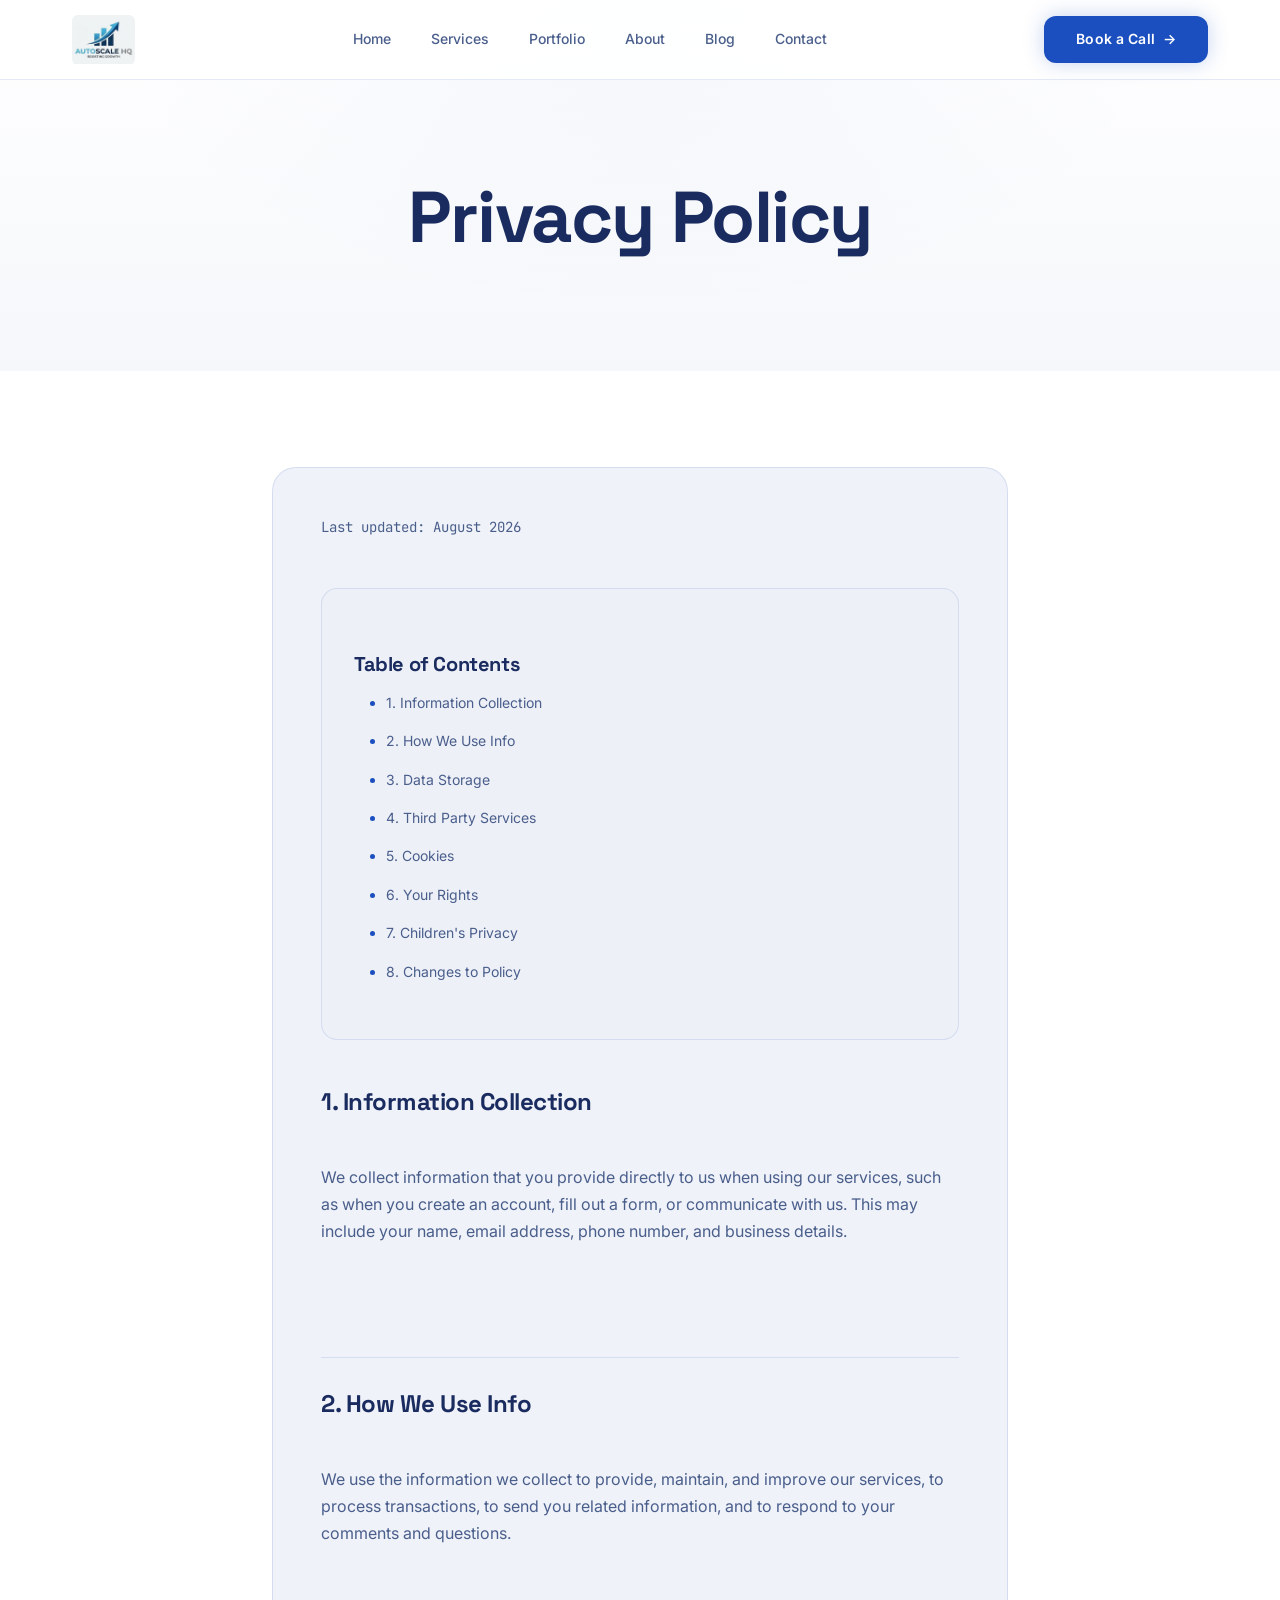
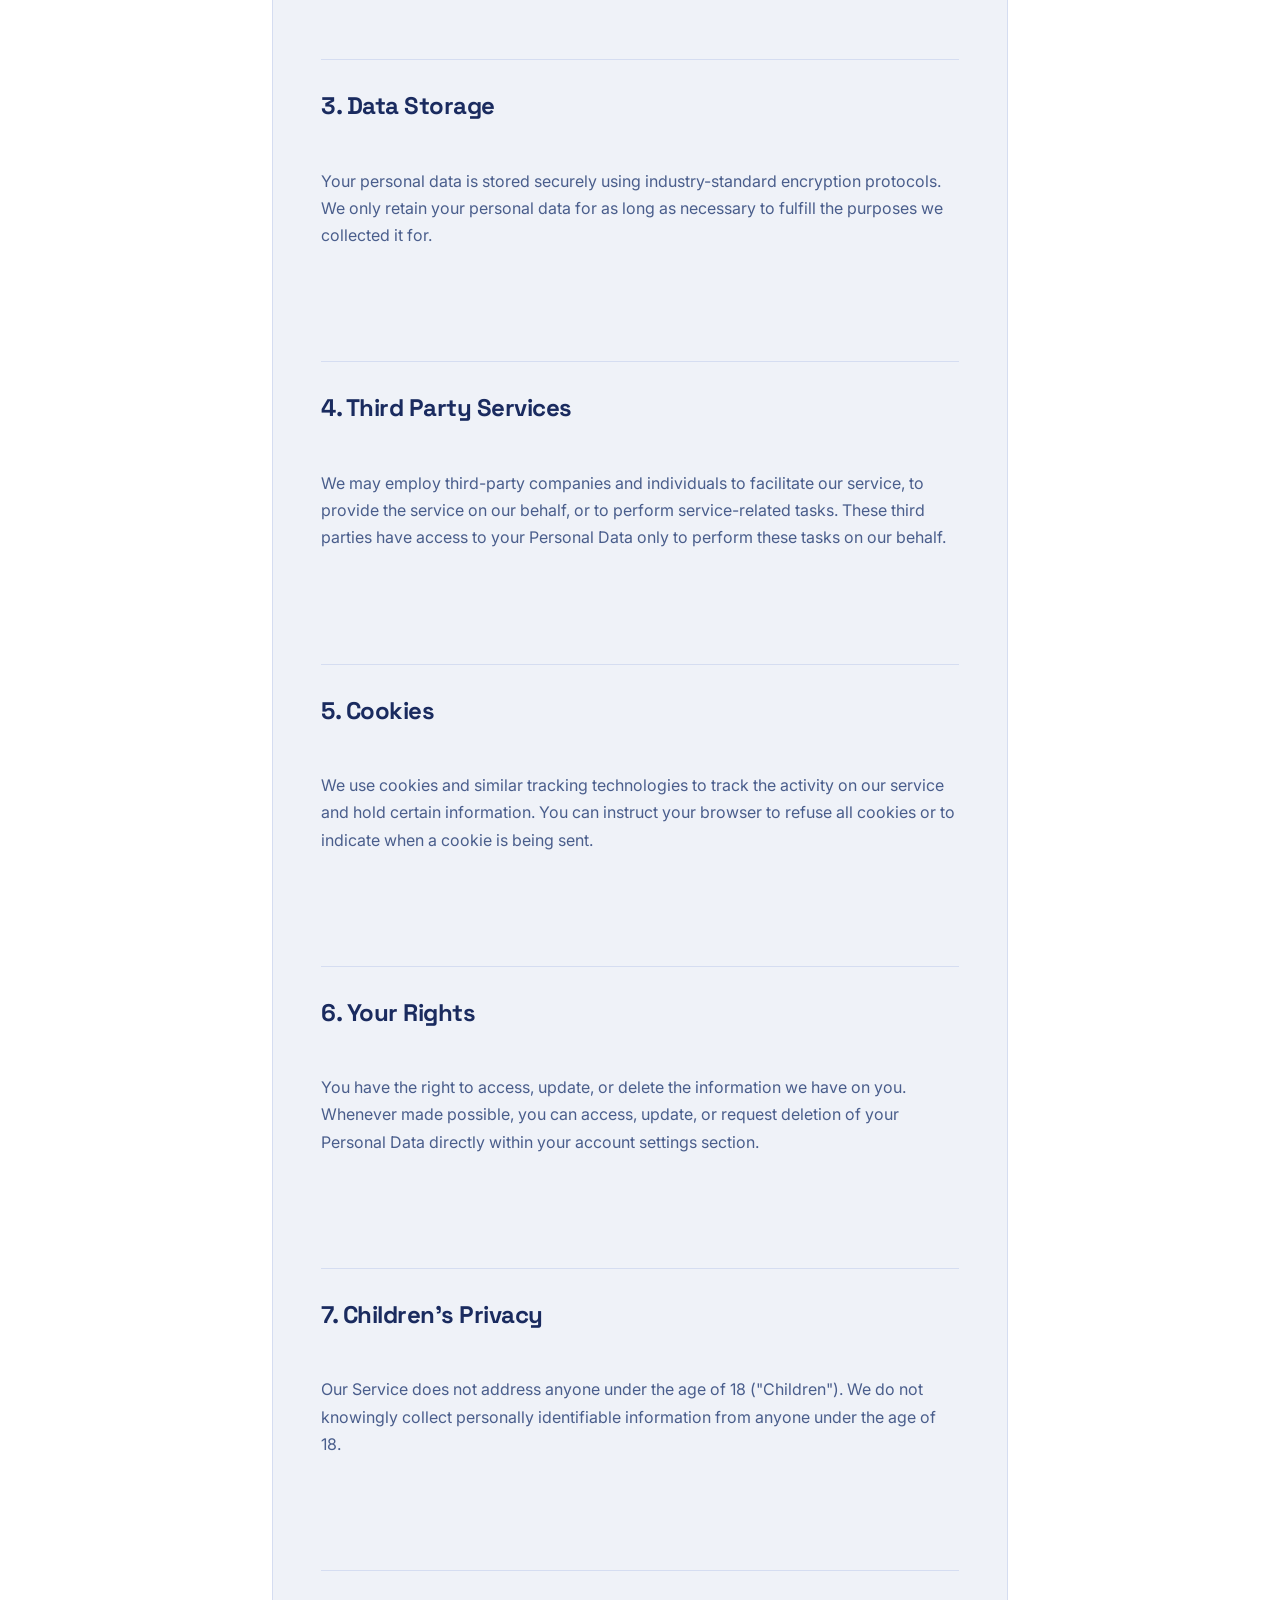
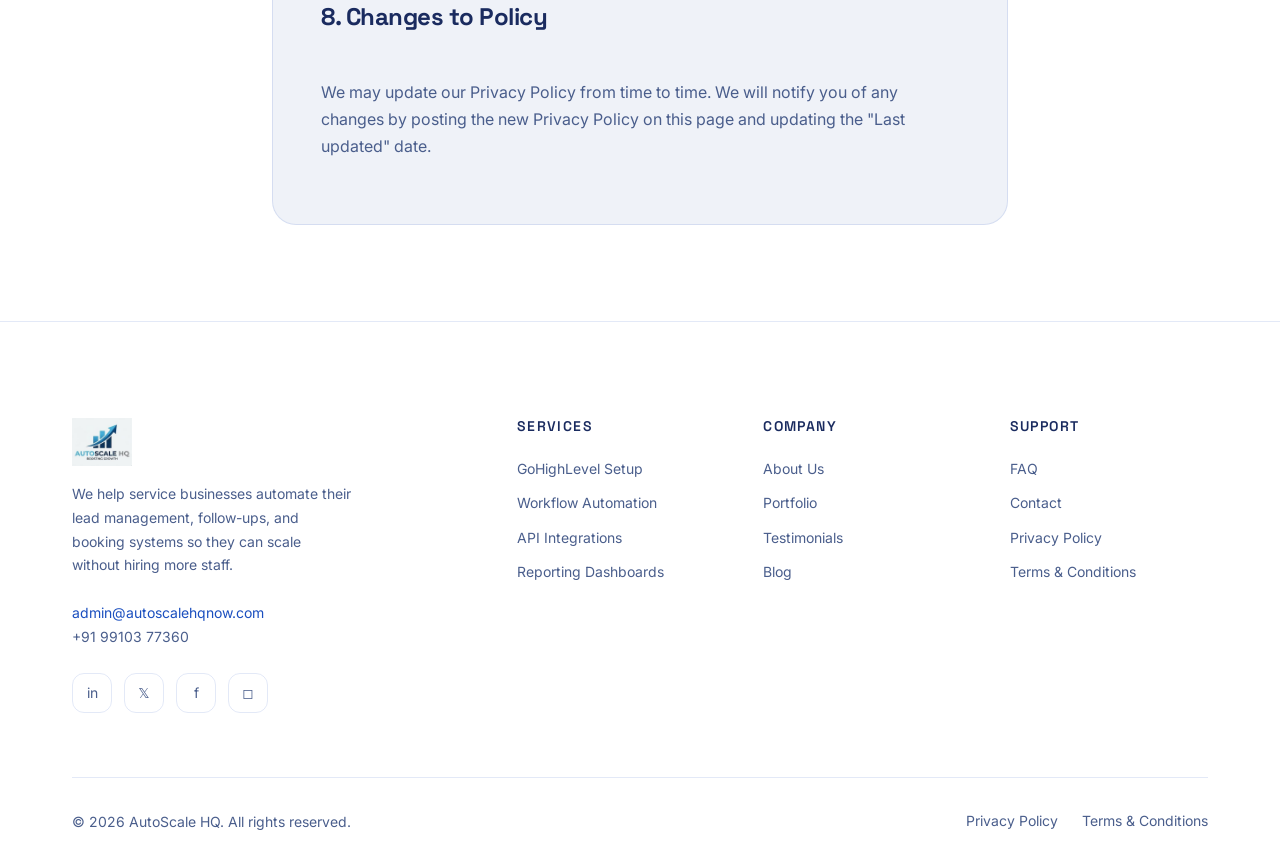
<file: privacy.html>
﻿<!DOCTYPE html>
<html lang="en">
<head>
  <meta charset="UTF-8">
  <meta name="viewport" content="width=device-width, initial-scale=1.0">
  <title>Privacy Policy — AutoScale HQ</title>
  <!-- Favicon -->
  <link rel="icon" type="image/png" sizes="32x32" href="assets/favicon-32x32.png">
  <link rel="icon" type="image/png" sizes="16x16" href="assets/favicon-16x16.png">
  <link rel="apple-touch-icon" sizes="180x180" href="assets/apple-touch-icon.png">
  <link rel="shortcut icon" href="favicon.ico">
  <meta name="description" content="Privacy Policy for AutoScale HQ.">
  <meta property="og:title" content="Privacy Policy — AutoScale HQ">
  <meta property="og:description" content="Privacy Policy for AutoScale HQ.">
  <meta property="og:type" content="website">
  <link rel="preconnect" href="https://fonts.googleapis.com">
  <link rel="preconnect" href="https://fonts.gstatic.com" crossorigin>
  <link href="https://fonts.googleapis.com/css2?family=Inter:wght@400;500;600;700&family=JetBrains+Mono:wght@400;500&family=Space+Grotesk:wght@500;600;700&display=swap" rel="stylesheet">
  <link rel="stylesheet" href="css/design-system.css">
  <link rel="stylesheet" href="css/components.css">
  <link rel="stylesheet" href="css/animations.css">
  <link rel="stylesheet" href="css/pages.css">
</head>
<body>
  <!-- PAGE HERO -->
  <header class="section page-hero section-dark text-center">
    <div class="container">
      <h1 class="section-title reveal">Privacy Policy</h1>
    </div>
  </header>

  <!-- CONTENT -->
  <section class="section section-dark">
    <div class="container container-narrow reveal">
      <div class="legal-content card-glass" style="padding: var(--space-8);">
        <p class="legal-last-updated text-sm text-muted mono" style="margin-bottom: var(--space-8);">Last updated: August 2026</p>
        
        <div class="legal-toc card-solid" style="padding: var(--space-6); margin-bottom: var(--space-8);">
          <h3 style="margin-bottom: var(--space-4);">Table of Contents</h3>
          <ul class="flex flex-col gap-2 text-teal">
            <li><a href="#info-collection">1. Information Collection</a></li>
            <li><a href="#how-we-use">2. How We Use Info</a></li>
            <li><a href="#data-storage">3. Data Storage</a></li>
            <li><a href="#third-party">4. Third Party Services</a></li>
            <li><a href="#cookies">5. Cookies</a></li>
            <li><a href="#your-rights">6. Your Rights</a></li>
            <li><a href="#childrens-privacy">7. Children's Privacy</a></li>
            <li><a href="#changes">8. Changes to Policy</a></li>
          </ul>
        </div>

        <div class="legal-text text-muted flex flex-col gap-6">
          <h2 id="info-collection" class="text-white">1. Information Collection</h2>
          <p>We collect information that you provide directly to us when using our services, such as when you create an account, fill out a form, or communicate with us. This may include your name, email address, phone number, and business details.</p>

          <h2 id="how-we-use" class="text-white">2. How We Use Info</h2>
          <p>We use the information we collect to provide, maintain, and improve our services, to process transactions, to send you related information, and to respond to your comments and questions.</p>

          <h2 id="data-storage" class="text-white">3. Data Storage</h2>
          <p>Your personal data is stored securely using industry-standard encryption protocols. We only retain your personal data for as long as necessary to fulfill the purposes we collected it for.</p>

          <h2 id="third-party" class="text-white">4. Third Party Services</h2>
          <p>We may employ third-party companies and individuals to facilitate our service, to provide the service on our behalf, or to perform service-related tasks. These third parties have access to your Personal Data only to perform these tasks on our behalf.</p>

          <h2 id="cookies" class="text-white">5. Cookies</h2>
          <p>We use cookies and similar tracking technologies to track the activity on our service and hold certain information. You can instruct your browser to refuse all cookies or to indicate when a cookie is being sent.</p>

          <h2 id="your-rights" class="text-white">6. Your Rights</h2>
          <p>You have the right to access, update, or delete the information we have on you. Whenever made possible, you can access, update, or request deletion of your Personal Data directly within your account settings section.</p>

          <h2 id="childrens-privacy" class="text-white">7. Children's Privacy</h2>
          <p>Our Service does not address anyone under the age of 18 ("Children"). We do not knowingly collect personally identifiable information from anyone under the age of 18.</p>

          <h2 id="changes" class="text-white">8. Changes to Policy</h2>
          <p>We may update our Privacy Policy from time to time. We will notify you of any changes by posting the new Privacy Policy on this page and updating the "Last updated" date.</p>
        </div>
      </div>
    </div>
  </section>

  <script src="js/components.js"></script>
  <script src="js/animations.js"></script>
</body>
</html>
</file>
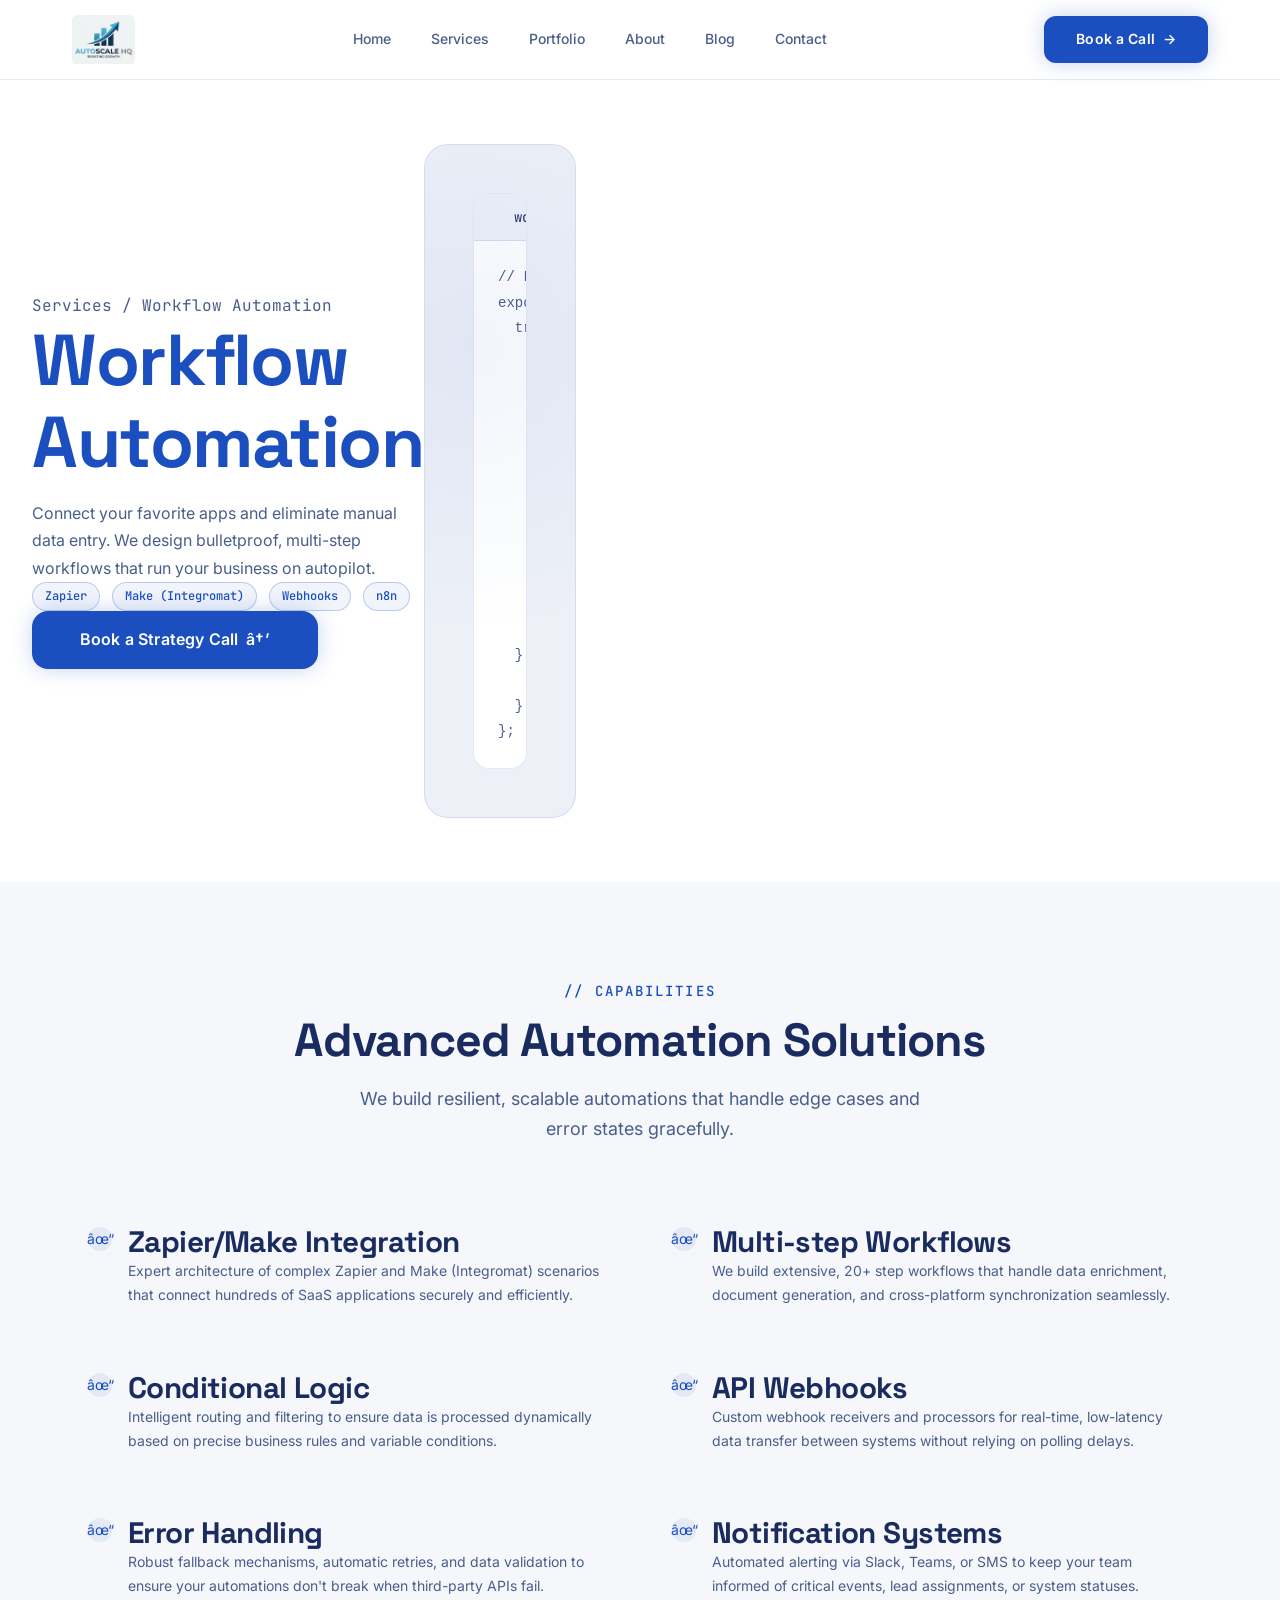
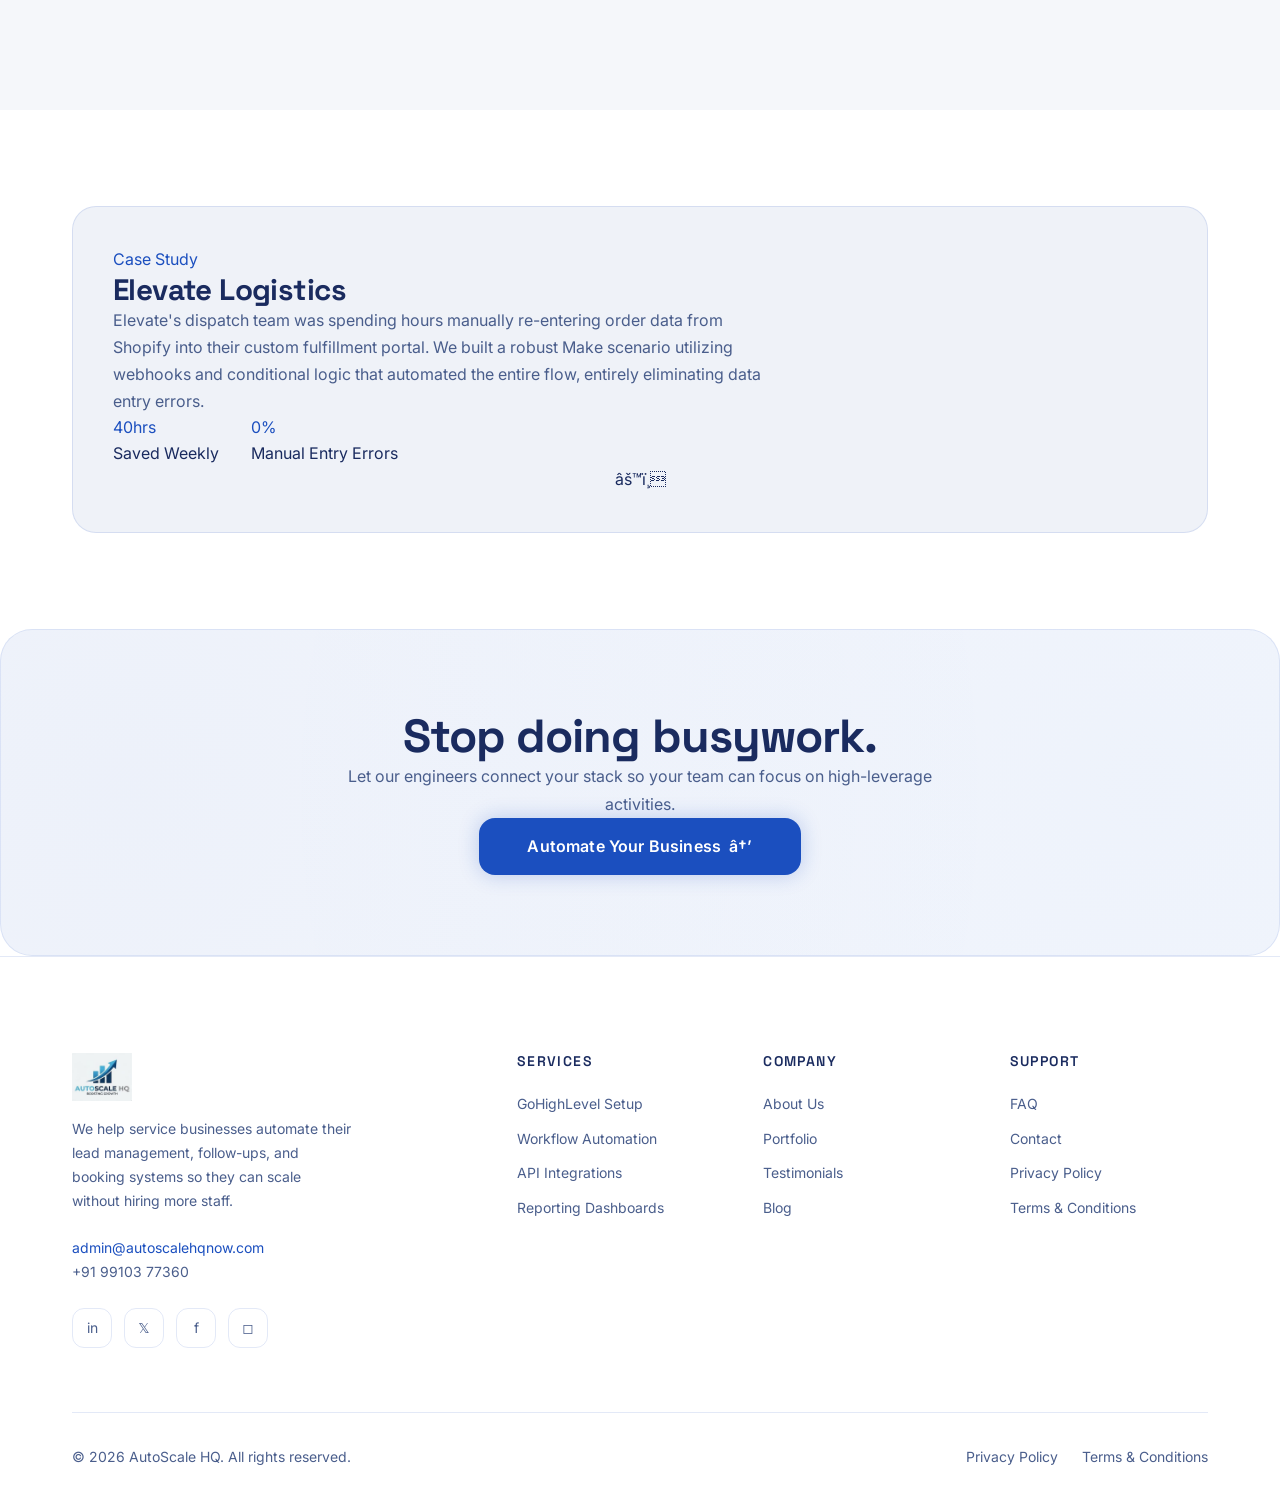
<file: service-automation.html>
<!DOCTYPE html>
<html lang="en">
<head>
  <meta charset="UTF-8">
  <meta name="viewport" content="width=device-width, initial-scale=1.0">
  <title>Zapier Integrations, Make.com Integration &amp; n8n Workflows | AutoScale HQ</title>
  <!-- Favicon -->
  <link rel="icon" type="image/png" sizes="32x32" href="assets/favicon-32x32.png">
  <link rel="icon" type="image/png" sizes="16x16" href="assets/favicon-16x16.png">
  <link rel="apple-touch-icon" sizes="180x180" href="assets/apple-touch-icon.png">
  <link rel="shortcut icon" href="favicon.ico">
  <meta name="description" content="Expert Zapier integrations, Make.com integration scenarios, n8n self-hosted workflows, Cliniko integrations, custom API development, and webhooks for automated lead generation.">
  <meta name="keywords" content="GoHighLevel, Gohighlevel setup, GohighLevel Support, Cliniko, Cliniko Integrations, GohighLevel Integrations, Pipeline Management, Lead Generation, Custom Integrations, API, Webhooks, Zapier, Zapier Integrations, Make.com, Make.com Integration, n8n">
  <link rel="canonical" href="https://autoscalehqnow.com/service-automation.html">

  <!-- Open Graph -->
  <meta property="og:type" content="website">
  <meta property="og:url" content="https://autoscalehqnow.com/service-automation.html">
  <meta property="og:site_name" content="AutoScale HQ">
  <meta property="og:title" content="Zapier Integrations, Make.com Integration &amp; n8n Workflows | AutoScale HQ">
  <meta property="og:description" content="Expert Zapier integrations, Make.com integration scenarios, n8n self-hosted workflows, Cliniko integrations, custom API development, and webhooks.">
  <meta property="og:image" content="https://autoscalehqnow.com/assets/logo.png">

  <!-- Twitter -->
  <meta name="twitter:card" content="summary_large_image">
  <meta name="twitter:url" content="https://autoscalehqnow.com/service-automation.html">
  <meta name="twitter:title" content="Zapier Integrations, Make.com Integration &amp; n8n Workflows | AutoScale HQ">
  <meta name="twitter:description" content="Expert Zapier integrations, Make.com integration scenarios, n8n self-hosted workflows, Cliniko integrations, custom API development, and webhooks.">
  <meta name="twitter:image" content="https://autoscalehqnow.com/assets/logo.png">

  <!-- JSON-LD Structured Data -->
  <script type="application/ld+json">
  {
    "@context": "https://schema.org",
    "@type": "Service",
    "name": "Custom Integration & Workflow Automation",
    "provider": {
      "@type": "ProfessionalService",
      "name": "AutoScale HQ",
      "url": "https://autoscalehqnow.com/"
    },
    "serviceType": "Zapier Integrations, Make.com Integration, n8n, Cliniko Integrations, API & Webhooks",
    "description": "Architecting custom Zapier integrations, Make.com integration scenarios, n8n automated workflows, Cliniko integrations, custom API webhooks, and pipeline management.",
    "url": "https://autoscalehqnow.com/service-automation.html"
  }
  </script>

  <link rel="preconnect" href="https://fonts.googleapis.com">
  <link rel="preconnect" href="https://fonts.gstatic.com" crossorigin>
  <link href="https://fonts.googleapis.com/css2?family=Inter:wght@400;500;600;700&family=JetBrains+Mono:wght@400;500&family=Space+Grotesk:wght@500;600;700&display=swap" rel="stylesheet">
  <link rel="stylesheet" href="css/design-system.css">
  <link rel="stylesheet" href="css/components.css">
  <link rel="stylesheet" href="css/animations.css">
  <link rel="stylesheet" href="css/pages.css">
</head>
<body>
  <!-- Header injected by JS -->

  <main>
    <section class="section service-hero-split section-dark pt-32 pb-20">
      <div class="container">
        <div class="grid grid-2 gap-12 items-center">
          <div class="service-hero-content reveal-left">
            <div class="breadcrumb mb-6 text-sm mono text-muted">
              <a href="services.html" class="hover:text-teal transition-colors">Services</a> <span class="mx-2">/</span> <span class="text-white">Workflow Automation</span>
            </div>
            <h1 class="section-title text-4xl md:text-5xl lg:text-6xl font-bold mb-6 text-gradient">Workflow Automation</h1>
            <p class="text-xl text-muted mb-8">Connect your favorite apps and eliminate manual data entry. We design bulletproof, multi-step workflows that run your business on autopilot.</p>
            <div class="flex flex-wrap gap-3 mb-10">
              <span class="badge badge-teal">Zapier</span>
              <span class="badge badge-teal">Make (Integromat)</span>
              <span class="badge badge-teal">Webhooks</span>
              <span class="badge badge-teal">n8n</span>
            </div>
            <a href="contact.html" class="btn btn-primary btn-lg btn-magnetic inline-flex items-center gap-2">
              Book a Strategy Call <span>â†’</span>
            </a>
          </div>

          <div class="service-hero-visual reveal-right">
            <div class="terminal-block bg-[#0f111a] rounded-lg border border-gray-800 overflow-hidden shadow-2xl">
              <div class="terminal-header bg-[#1a1d27] px-4 py-3 flex items-center gap-4 border-b border-gray-800">
                <div class="flex gap-2">
                  <div class="w-3 h-3 rounded-full bg-red-500"></div>
                  <div class="w-3 h-3 rounded-full bg-amber-500"></div>
                  <div class="w-3 h-3 rounded-full bg-green-500"></div>
                </div>
                <div class="text-xs text-gray-400 font-mono">workflow.js</div>
              </div>
              <div class="terminal-body p-6 font-mono text-sm leading-relaxed overflow-x-auto">
<pre class="m-0"><span class="text-gray-500">// Lead Processing Automation</span>
<span class="text-purple-400">export const</span> <span class="text-blue-400">processLead</span> = <span class="text-purple-400">async</span> (<span class="text-amber-300">payload</span>) => {
  <span class="text-purple-400">try</span> {
    <span class="text-gray-500">// 1. Parse incoming webhook</span>
    <span class="text-purple-400">const</span> lead = <span class="text-amber-300">validateData</span>(payload);
    
    <span class="text-gray-500">// 2. Enrich data via Clearbit</span>
    <span class="text-purple-400">const</span> enriched = <span class="text-purple-400">await</span> <span class="text-amber-300">enrichProfile</span>(lead.email);
    
    <span class="text-gray-500">// 3. Route to sales team in Slack</span>
    <span class="text-purple-400">if</span> (enriched.companySize > <span class="text-orange-400">50</span>) {
      <span class="text-purple-400">await</span> <span class="text-amber-300">notifySlack</span>(<span class="text-green-400">"#enterprise-leads"</span>, enriched);
    }
    
    <span class="text-purple-400">return</span> { <span class="text-blue-400">status:</span> <span class="text-green-400">"success"</span>, <span class="text-blue-400">routed:</span> <span class="text-orange-400">true</span> };
  } <span class="text-purple-400">catch</span> (error) {
    <span class="text-purple-400">await</span> <span class="text-amber-300">logError</span>(error);
  }
};</pre>
              </div>
            </div>
          </div>
        </div>
      </div>
    </section>

    <section class="section section-medium">
      <div class="container">
        <div class="section-header text-center mb-16 reveal">
          <div class="section-label mono text-teal mb-4">// Capabilities</div>
          <h2 class="section-title text-4xl font-bold mb-4">Advanced Automation Solutions</h2>
          <p class="section-subtitle text-muted max-w-2xl mx-auto">We build resilient, scalable automations that handle edge cases and error states gracefully.</p>
        </div>

        <div class="feature-grid grid grid-2 gap-y-12 gap-x-16" data-stagger="true">
          <div class="feature-item reveal flex gap-4">
            <div class="feature-check text-teal text-2xl flex-shrink-0">âœ“</div>
            <div class="feature-content">
              <h3 class="text-xl font-bold mb-2">Zapier/Make Integration</h3>
              <p class="text-muted">Expert architecture of complex Zapier and Make (Integromat) scenarios that connect hundreds of SaaS applications securely and efficiently.</p>
            </div>
          </div>
          <div class="feature-item reveal flex gap-4">
            <div class="feature-check text-teal text-2xl flex-shrink-0">âœ“</div>
            <div class="feature-content">
              <h3 class="text-xl font-bold mb-2">Multi-step Workflows</h3>
              <p class="text-muted">We build extensive, 20+ step workflows that handle data enrichment, document generation, and cross-platform synchronization seamlessly.</p>
            </div>
          </div>
          <div class="feature-item reveal flex gap-4">
            <div class="feature-check text-teal text-2xl flex-shrink-0">âœ“</div>
            <div class="feature-content">
              <h3 class="text-xl font-bold mb-2">Conditional Logic</h3>
              <p class="text-muted">Intelligent routing and filtering to ensure data is processed dynamically based on precise business rules and variable conditions.</p>
            </div>
          </div>
          <div class="feature-item reveal flex gap-4">
            <div class="feature-check text-teal text-2xl flex-shrink-0">âœ“</div>
            <div class="feature-content">
              <h3 class="text-xl font-bold mb-2">API Webhooks</h3>
              <p class="text-muted">Custom webhook receivers and processors for real-time, low-latency data transfer between systems without relying on polling delays.</p>
            </div>
          </div>
          <div class="feature-item reveal flex gap-4">
            <div class="feature-check text-teal text-2xl flex-shrink-0">âœ“</div>
            <div class="feature-content">
              <h3 class="text-xl font-bold mb-2">Error Handling</h3>
              <p class="text-muted">Robust fallback mechanisms, automatic retries, and data validation to ensure your automations don't break when third-party APIs fail.</p>
            </div>
          </div>
          <div class="feature-item reveal flex gap-4">
            <div class="feature-check text-teal text-2xl flex-shrink-0">âœ“</div>
            <div class="feature-content">
              <h3 class="text-xl font-bold mb-2">Notification Systems</h3>
              <p class="text-muted">Automated alerting via Slack, Teams, or SMS to keep your team informed of critical events, lead assignments, or system statuses.</p>
            </div>
          </div>
        </div>
      </div>
    </section>

    <section class="section section-dark py-20">
      <div class="container">
        <div class="card-glass p-10 md:p-14 rounded-2xl border border-gray-800 reveal-scale max-w-4xl mx-auto relative overflow-hidden">
          <div class="absolute top-0 right-0 w-64 h-64 bg-amber-500/10 rounded-full blur-3xl -mr-20 -mt-20"></div>
          <div class="relative z-10 grid grid-1 md:grid-2 gap-10 items-center">
            <div>
              <div class="text-amber text-sm font-bold tracking-wider uppercase mb-3">Case Study</div>
              <h3 class="text-3xl font-bold mb-4">Elevate Logistics</h3>
              <p class="text-muted mb-6">Elevate's dispatch team was spending hours manually re-entering order data from Shopify into their custom fulfillment portal. We built a robust Make scenario utilizing webhooks and conditional logic that automated the entire flow, entirely eliminating data entry errors.</p>
              <div class="flex gap-6 mt-8">
                <div>
                  <div class="text-3xl font-bold text-teal mb-1">40hrs</div>
                  <div class="text-sm text-gray-400">Saved Weekly</div>
                </div>
                <div>
                  <div class="text-3xl font-bold text-teal mb-1">0%</div>
                  <div class="text-sm text-gray-400">Manual Entry Errors</div>
                </div>
              </div>
            </div>
            <div class="hidden md:block">
              <!-- Placeholder for visual -->
              <div class="aspect-square bg-gray-900 rounded-xl border border-gray-800 flex items-center justify-center relative shadow-inner">
                <div class="text-6xl">âš™ï¸</div>
              </div>
            </div>
          </div>
        </div>
      </div>
    </section>

    <section class="section cta-banner section-gradient py-20">
      <div class="container text-center reveal-scale">
        <h2 class="text-4xl font-bold mb-6">Stop doing busywork.</h2>
        <p class="text-xl text-muted mb-8 max-w-2xl mx-auto">Let our engineers connect your stack so your team can focus on high-leverage activities.</p>
        <a href="contact.html" class="btn btn-primary btn-lg btn-magnetic inline-flex items-center gap-2">
          Automate Your Business <span>â†’</span>
        </a>
      </div>
    </section>
  </main>

  <!-- Footer injected by JS -->
  <script src="js/components.js"></script>
  <script src="js/animations.js"></script>
</body>
</html>
</file>
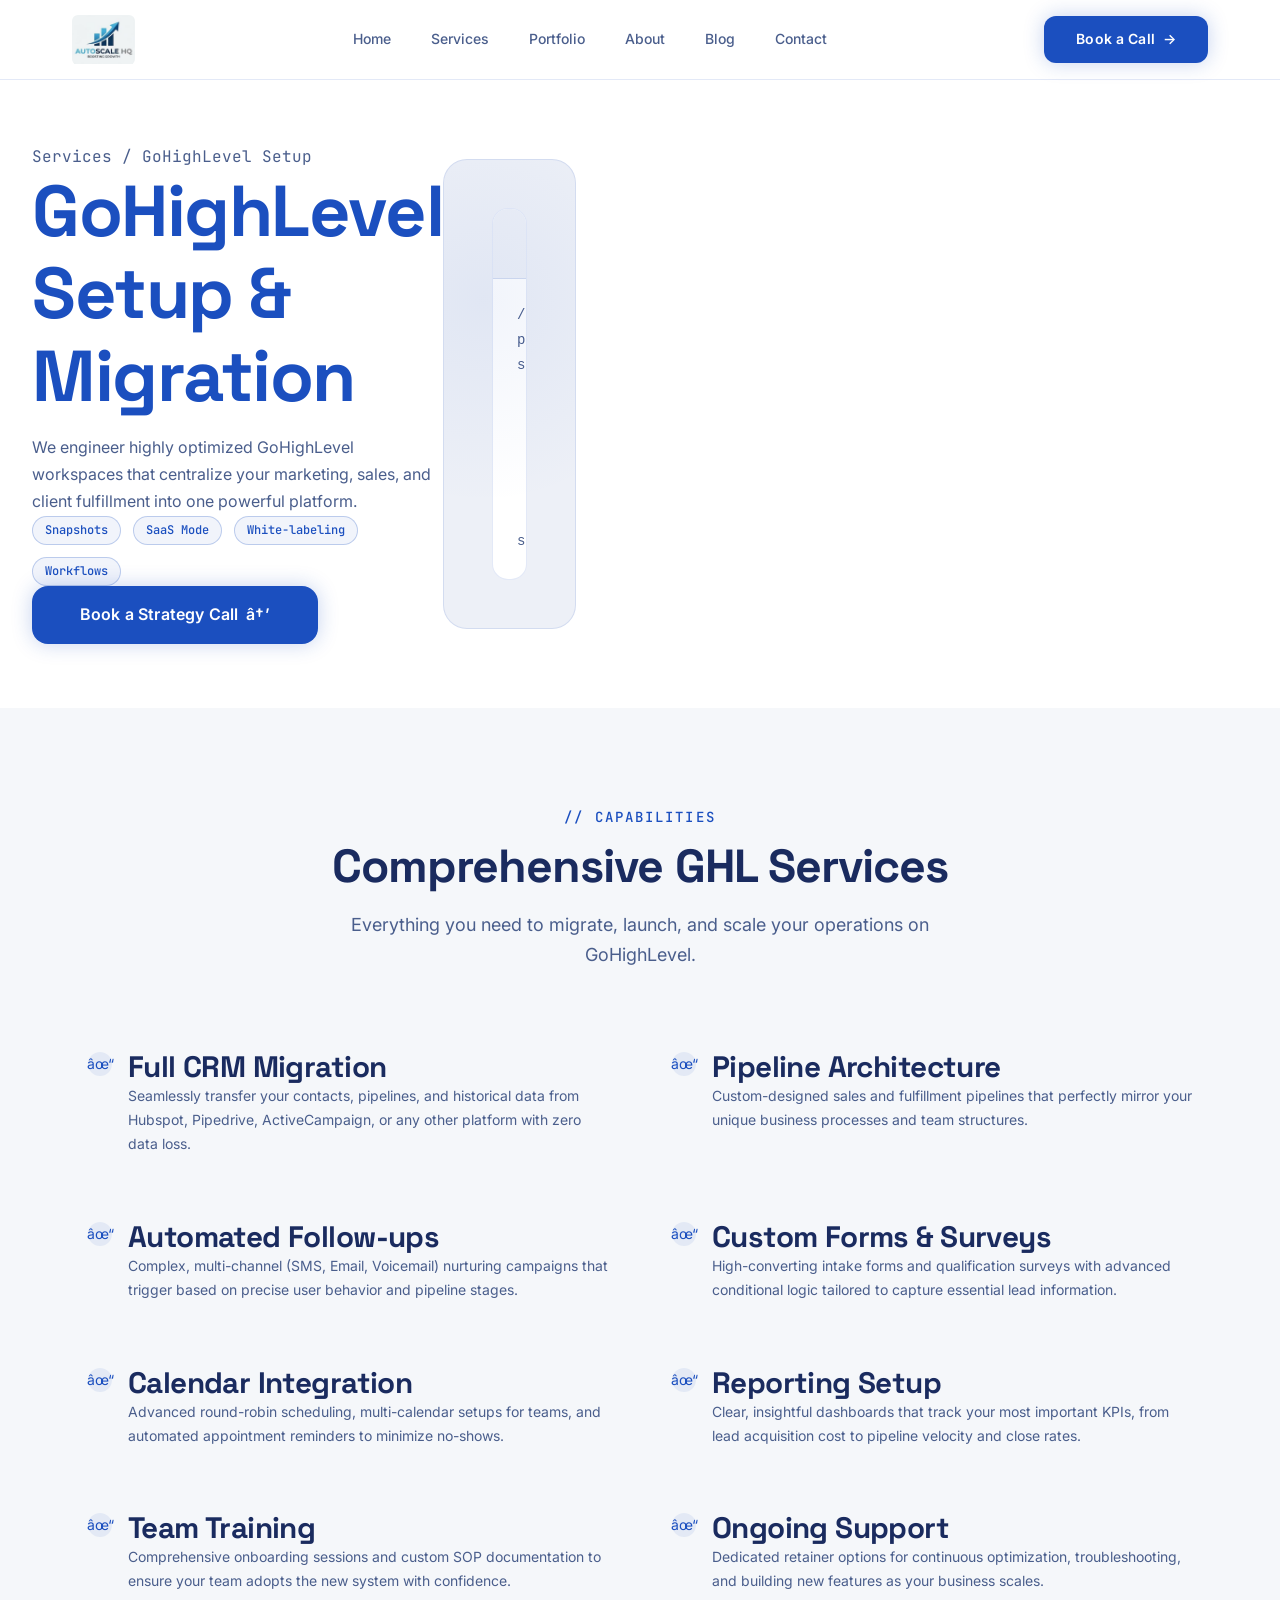
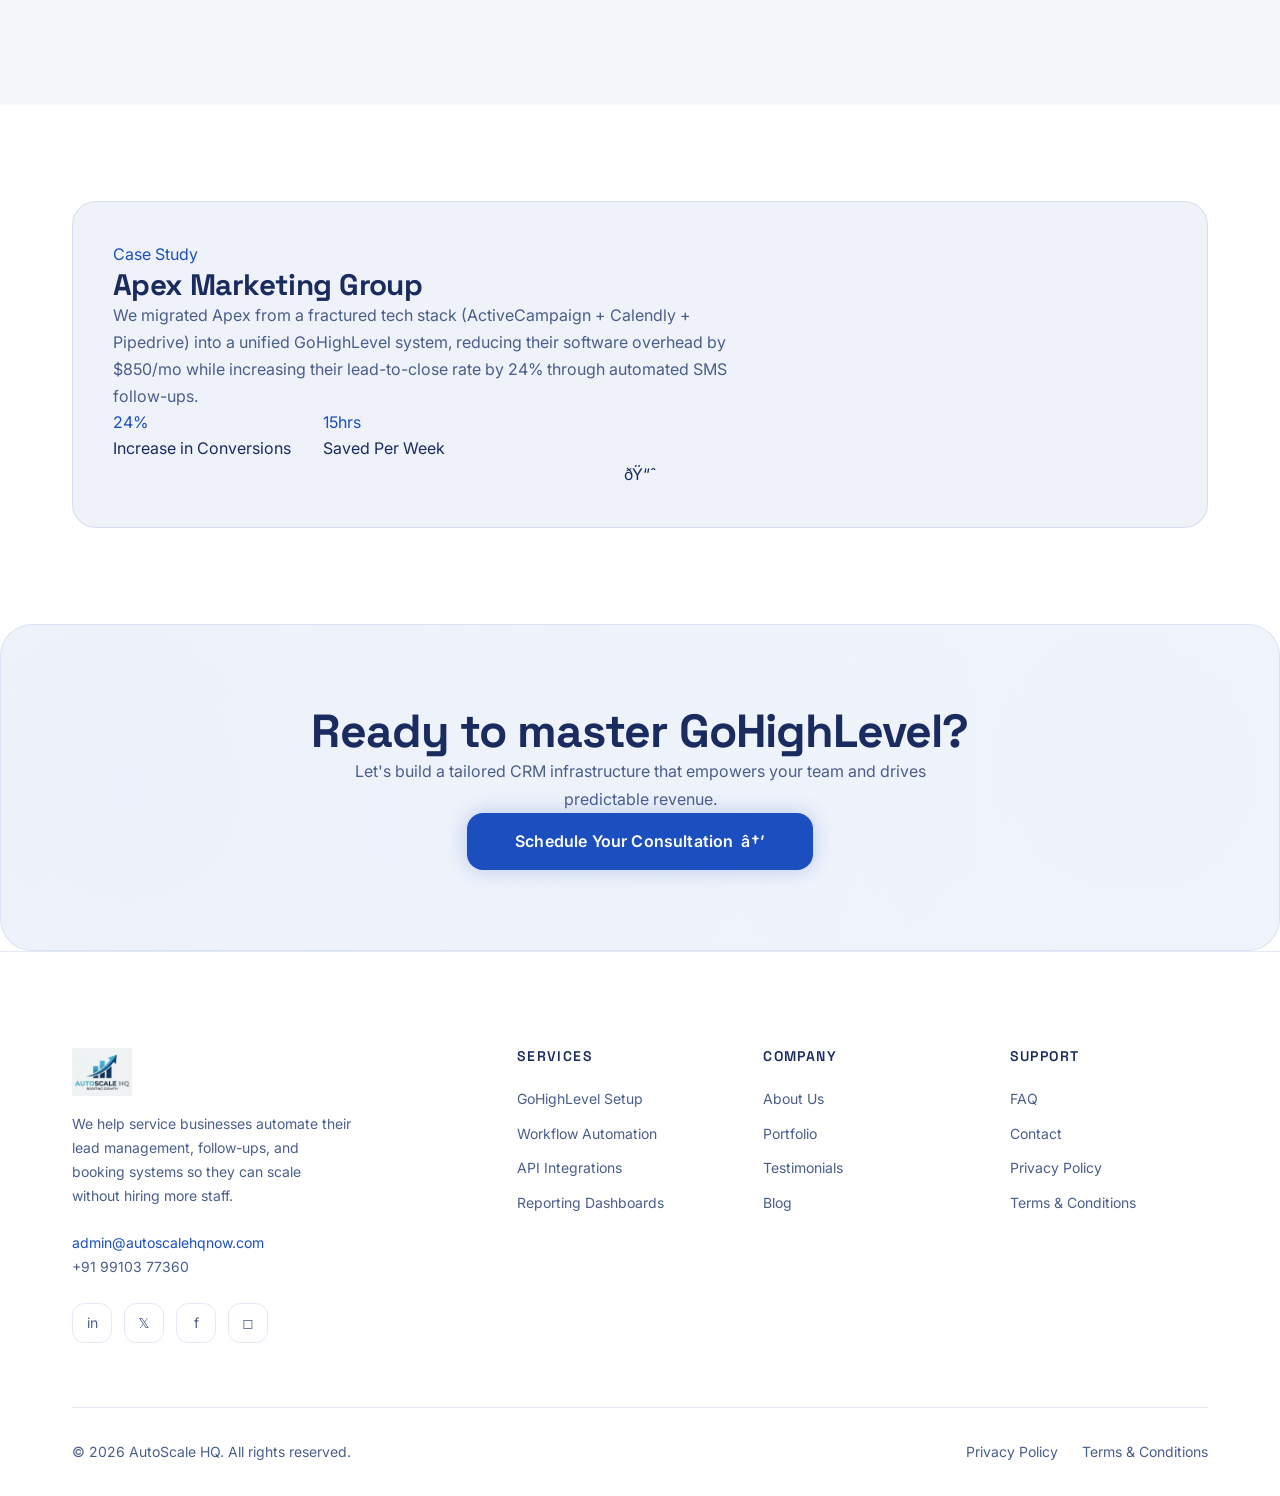
<file: service-ghl.html>
<!DOCTYPE html>
<html lang="en">
<head>
  <meta charset="UTF-8">
  <meta name="viewport" content="width=device-width, initial-scale=1.0">
  <title>GoHighLevel Setup, GoHighLevel Support &amp; Integrations | AutoScale HQ</title>
  <!-- Favicon -->
  <link rel="icon" type="image/png" sizes="32x32" href="assets/favicon-32x32.png">
  <link rel="icon" type="image/png" sizes="16x16" href="assets/favicon-16x16.png">
  <link rel="apple-touch-icon" sizes="180x180" href="assets/apple-touch-icon.png">
  <link rel="shortcut icon" href="favicon.ico">
  <meta name="description" content="Premier GoHighLevel setup, ongoing GoHighLevel support, GoHighLevel integrations, Cliniko integrations, pipeline management, and lead generation automation services.">
  <meta name="keywords" content="GoHighLevel, Gohighlevel setup, GohighLevel Support, Cliniko, Cliniko Integrations, GohighLevel Integrations, Pipeline Management, Lead Generation, Custom Integrations, API, Webhooks, Zapier, Zapier Integrations, Make.com, Make.com Integration, n8n">
  <link rel="canonical" href="https://autoscalehqnow.com/service-ghl.html">

  <!-- Open Graph -->
  <meta property="og:type" content="website">
  <meta property="og:url" content="https://autoscalehqnow.com/service-ghl.html">
  <meta property="og:site_name" content="AutoScale HQ">
  <meta property="og:title" content="GoHighLevel Setup, GoHighLevel Support &amp; Integrations | AutoScale HQ">
  <meta property="og:description" content="Premier GoHighLevel setup, ongoing GoHighLevel support, GoHighLevel integrations, Cliniko integrations, pipeline management, and lead generation automation services.">
  <meta property="og:image" content="https://autoscalehqnow.com/assets/logo.png">

  <!-- Twitter -->
  <meta name="twitter:card" content="summary_large_image">
  <meta name="twitter:url" content="https://autoscalehqnow.com/service-ghl.html">
  <meta name="twitter:title" content="GoHighLevel Setup, GoHighLevel Support &amp; Integrations | AutoScale HQ">
  <meta name="twitter:description" content="Premier GoHighLevel setup, ongoing GoHighLevel support, GoHighLevel integrations, Cliniko integrations, pipeline management, and lead generation automation services.">
  <meta name="twitter:image" content="https://autoscalehqnow.com/assets/logo.png">

  <!-- JSON-LD Structured Data -->
  <script type="application/ld+json">
  {
    "@context": "https://schema.org",
    "@type": "Service",
    "name": "GoHighLevel Setup & Support",
    "provider": {
      "@type": "ProfessionalService",
      "name": "AutoScale HQ",
      "url": "https://autoscalehqnow.com/"
    },
    "serviceType": "GoHighLevel Setup, GoHighLevel Support & GohighLevel Integrations",
    "description": "Expert GoHighLevel setup, custom snapshot development, ongoing GoHighLevel support, Cliniko integrations, and pipeline management automations.",
    "url": "https://autoscalehqnow.com/service-ghl.html"
  }
  </script>

  <link rel="preconnect" href="https://fonts.googleapis.com">
  <link rel="preconnect" href="https://fonts.gstatic.com" crossorigin>
  <link href="https://fonts.googleapis.com/css2?family=Inter:wght@400;500;600;700&family=JetBrains+Mono:wght@400;500&family=Space+Grotesk:wght@500;600;700&display=swap" rel="stylesheet">
  <link rel="stylesheet" href="css/design-system.css">
  <link rel="stylesheet" href="css/components.css">
  <link rel="stylesheet" href="css/animations.css">
  <link rel="stylesheet" href="css/pages.css">
</head>
<body>
  <!-- Header injected by JS -->

  <main>
    <section class="section service-hero-split section-dark pt-32 pb-20">
      <div class="container">
        <div class="grid grid-2 gap-12 items-center">
          <div class="service-hero-content reveal-left">
            <div class="breadcrumb mb-6 text-sm mono text-muted">
              <a href="services.html" class="hover:text-teal transition-colors">Services</a> <span class="mx-2">/</span> <span class="text-white">GoHighLevel Setup</span>
            </div>
            <h1 class="section-title text-4xl md:text-5xl lg:text-6xl font-bold mb-6 text-gradient">GoHighLevel Setup & Migration</h1>
            <p class="text-xl text-muted mb-8">We engineer highly optimized GoHighLevel workspaces that centralize your marketing, sales, and client fulfillment into one powerful platform.</p>
            <div class="flex flex-wrap gap-3 mb-10">
              <span class="badge badge-teal">Snapshots</span>
              <span class="badge badge-teal">SaaS Mode</span>
              <span class="badge badge-teal">White-labeling</span>
              <span class="badge badge-teal">Workflows</span>
            </div>
            <a href="contact.html" class="btn btn-primary btn-lg btn-magnetic inline-flex items-center gap-2">
              Book a Strategy Call <span>â†’</span>
            </a>
          </div>

          <div class="service-hero-visual reveal-right">
            <div class="terminal-block bg-[#0f111a] rounded-lg border border-gray-800 overflow-hidden shadow-2xl">
              <div class="terminal-header bg-[#1a1d27] px-4 py-3 flex items-center gap-4 border-b border-gray-800">
                <div class="flex gap-2">
                  <div class="w-3 h-3 rounded-full bg-red-500"></div>
                  <div class="w-3 h-3 rounded-full bg-amber-500"></div>
                  <div class="w-3 h-3 rounded-full bg-green-500"></div>
                </div>
                <div class="text-xs text-gray-400 font-mono">ghl-config.yaml</div>
              </div>
              <div class="terminal-body p-6 font-mono text-sm leading-relaxed overflow-x-auto">
<pre class="m-0"><span class="text-gray-500">// GoHighLevel Pipeline Setup</span>
<span class="text-blue-400">pipeline:</span> <span class="text-green-400">"New Lead Intake"</span>
<span class="text-blue-400">stages:</span>
  <span class="text-gray-300">-</span> <span class="text-blue-400">name:</span> <span class="text-green-400">"New Lead"</span>
    <span class="text-blue-400">automation:</span> <span class="text-amber-300">trigger_sms</span>
  <span class="text-gray-300">-</span> <span class="text-blue-400">name:</span> <span class="text-green-400">"Qualified"</span>
    <span class="text-blue-400">automation:</span> <span class="text-amber-300">send_proposal</span>  
  <span class="text-gray-300">-</span> <span class="text-blue-400">name:</span> <span class="text-green-400">"Booked"</span>
    <span class="text-blue-400">automation:</span> <span class="text-amber-300">calendar_sync</span>
<span class="text-blue-400">status:</span> <span class="text-teal-400">ACTIVE âœ“</span></pre>
              </div>
            </div>
          </div>
        </div>
      </div>
    </section>

    <section class="section section-medium">
      <div class="container">
        <div class="section-header text-center mb-16 reveal">
          <div class="section-label mono text-teal mb-4">// Capabilities</div>
          <h2 class="section-title text-4xl font-bold mb-4">Comprehensive GHL Services</h2>
          <p class="section-subtitle text-muted max-w-2xl mx-auto">Everything you need to migrate, launch, and scale your operations on GoHighLevel.</p>
        </div>

        <div class="feature-grid grid grid-2 gap-y-12 gap-x-16" data-stagger="true">
          <div class="feature-item reveal flex gap-4">
            <div class="feature-check text-teal text-2xl flex-shrink-0">âœ“</div>
            <div class="feature-content">
              <h3 class="text-xl font-bold mb-2">Full CRM Migration</h3>
              <p class="text-muted">Seamlessly transfer your contacts, pipelines, and historical data from Hubspot, Pipedrive, ActiveCampaign, or any other platform with zero data loss.</p>
            </div>
          </div>
          <div class="feature-item reveal flex gap-4">
            <div class="feature-check text-teal text-2xl flex-shrink-0">âœ“</div>
            <div class="feature-content">
              <h3 class="text-xl font-bold mb-2">Pipeline Architecture</h3>
              <p class="text-muted">Custom-designed sales and fulfillment pipelines that perfectly mirror your unique business processes and team structures.</p>
            </div>
          </div>
          <div class="feature-item reveal flex gap-4">
            <div class="feature-check text-teal text-2xl flex-shrink-0">âœ“</div>
            <div class="feature-content">
              <h3 class="text-xl font-bold mb-2">Automated Follow-ups</h3>
              <p class="text-muted">Complex, multi-channel (SMS, Email, Voicemail) nurturing campaigns that trigger based on precise user behavior and pipeline stages.</p>
            </div>
          </div>
          <div class="feature-item reveal flex gap-4">
            <div class="feature-check text-teal text-2xl flex-shrink-0">âœ“</div>
            <div class="feature-content">
              <h3 class="text-xl font-bold mb-2">Custom Forms & Surveys</h3>
              <p class="text-muted">High-converting intake forms and qualification surveys with advanced conditional logic tailored to capture essential lead information.</p>
            </div>
          </div>
          <div class="feature-item reveal flex gap-4">
            <div class="feature-check text-teal text-2xl flex-shrink-0">âœ“</div>
            <div class="feature-content">
              <h3 class="text-xl font-bold mb-2">Calendar Integration</h3>
              <p class="text-muted">Advanced round-robin scheduling, multi-calendar setups for teams, and automated appointment reminders to minimize no-shows.</p>
            </div>
          </div>
          <div class="feature-item reveal flex gap-4">
            <div class="feature-check text-teal text-2xl flex-shrink-0">âœ“</div>
            <div class="feature-content">
              <h3 class="text-xl font-bold mb-2">Reporting Setup</h3>
              <p class="text-muted">Clear, insightful dashboards that track your most important KPIs, from lead acquisition cost to pipeline velocity and close rates.</p>
            </div>
          </div>
          <div class="feature-item reveal flex gap-4">
            <div class="feature-check text-teal text-2xl flex-shrink-0">âœ“</div>
            <div class="feature-content">
              <h3 class="text-xl font-bold mb-2">Team Training</h3>
              <p class="text-muted">Comprehensive onboarding sessions and custom SOP documentation to ensure your team adopts the new system with confidence.</p>
            </div>
          </div>
          <div class="feature-item reveal flex gap-4">
            <div class="feature-check text-teal text-2xl flex-shrink-0">âœ“</div>
            <div class="feature-content">
              <h3 class="text-xl font-bold mb-2">Ongoing Support</h3>
              <p class="text-muted">Dedicated retainer options for continuous optimization, troubleshooting, and building new features as your business scales.</p>
            </div>
          </div>
        </div>
      </div>
    </section>

    <section class="section section-dark py-20">
      <div class="container">
        <div class="card-glass p-10 md:p-14 rounded-2xl border border-gray-800 reveal-scale max-w-4xl mx-auto relative overflow-hidden">
          <div class="absolute top-0 right-0 w-64 h-64 bg-teal-500/10 rounded-full blur-3xl -mr-20 -mt-20"></div>
          <div class="relative z-10 grid grid-1 md:grid-2 gap-10 items-center">
            <div>
              <div class="text-amber text-sm font-bold tracking-wider uppercase mb-3">Case Study</div>
              <h3 class="text-3xl font-bold mb-4">Apex Marketing Group</h3>
              <p class="text-muted mb-6">We migrated Apex from a fractured tech stack (ActiveCampaign + Calendly + Pipedrive) into a unified GoHighLevel system, reducing their software overhead by $850/mo while increasing their lead-to-close rate by 24% through automated SMS follow-ups.</p>
              <div class="flex gap-6 mt-8">
                <div>
                  <div class="text-3xl font-bold text-teal mb-1">24%</div>
                  <div class="text-sm text-gray-400">Increase in Conversions</div>
                </div>
                <div>
                  <div class="text-3xl font-bold text-teal mb-1">15hrs</div>
                  <div class="text-sm text-gray-400">Saved Per Week</div>
                </div>
              </div>
            </div>
            <div class="hidden md:block">
              <!-- Placeholder for visual -->
              <div class="aspect-square bg-gray-900 rounded-xl border border-gray-800 flex items-center justify-center relative shadow-inner">
                <div class="text-6xl">ðŸ“ˆ</div>
              </div>
            </div>
          </div>
        </div>
      </div>
    </section>

    <section class="section cta-banner section-gradient py-20">
      <div class="container text-center reveal-scale">
        <h2 class="text-4xl font-bold mb-6">Ready to master GoHighLevel?</h2>
        <p class="text-xl text-muted mb-8 max-w-2xl mx-auto">Let's build a tailored CRM infrastructure that empowers your team and drives predictable revenue.</p>
        <a href="contact.html" class="btn btn-primary btn-lg btn-magnetic inline-flex items-center gap-2">
          Schedule Your Consultation <span>â†’</span>
        </a>
      </div>
    </section>
  </main>

  <!-- Footer injected by JS -->
  <script src="js/components.js"></script>
  <script src="js/animations.js"></script>
</body>
</html>
</file>
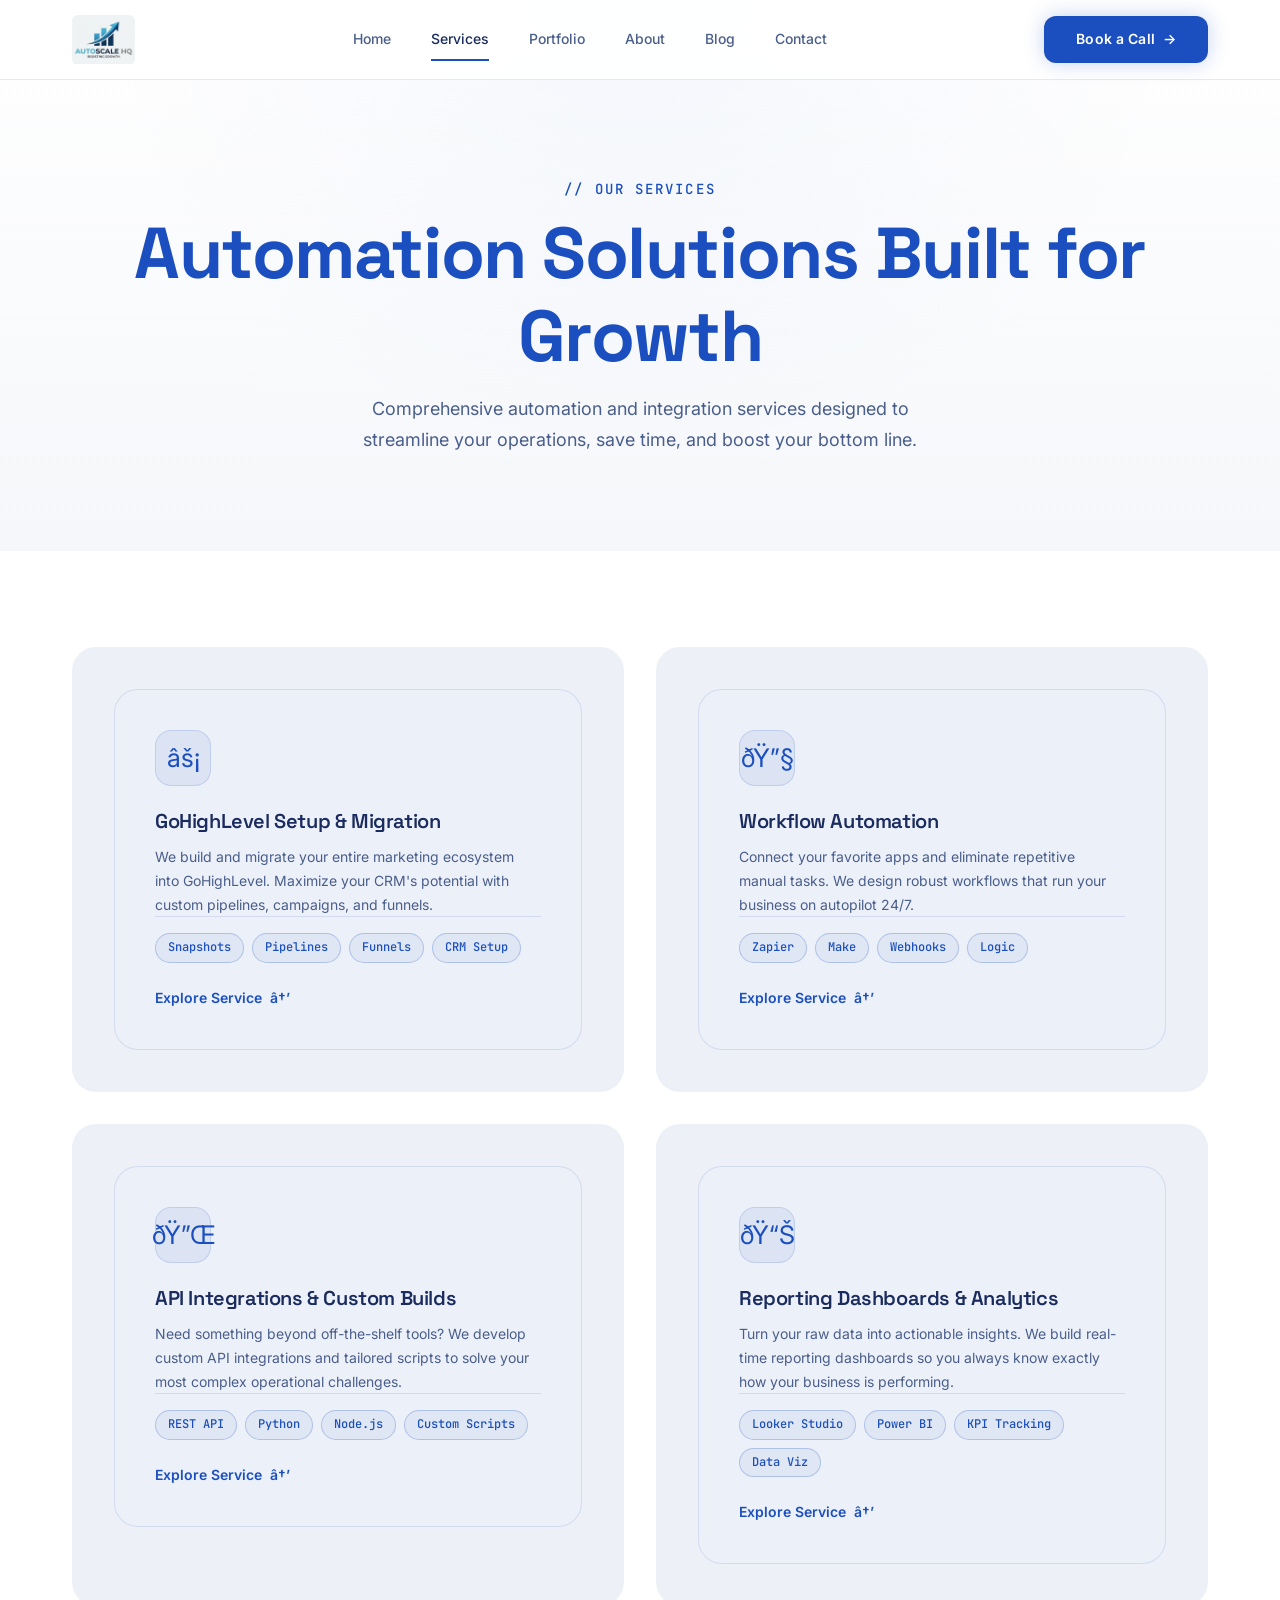
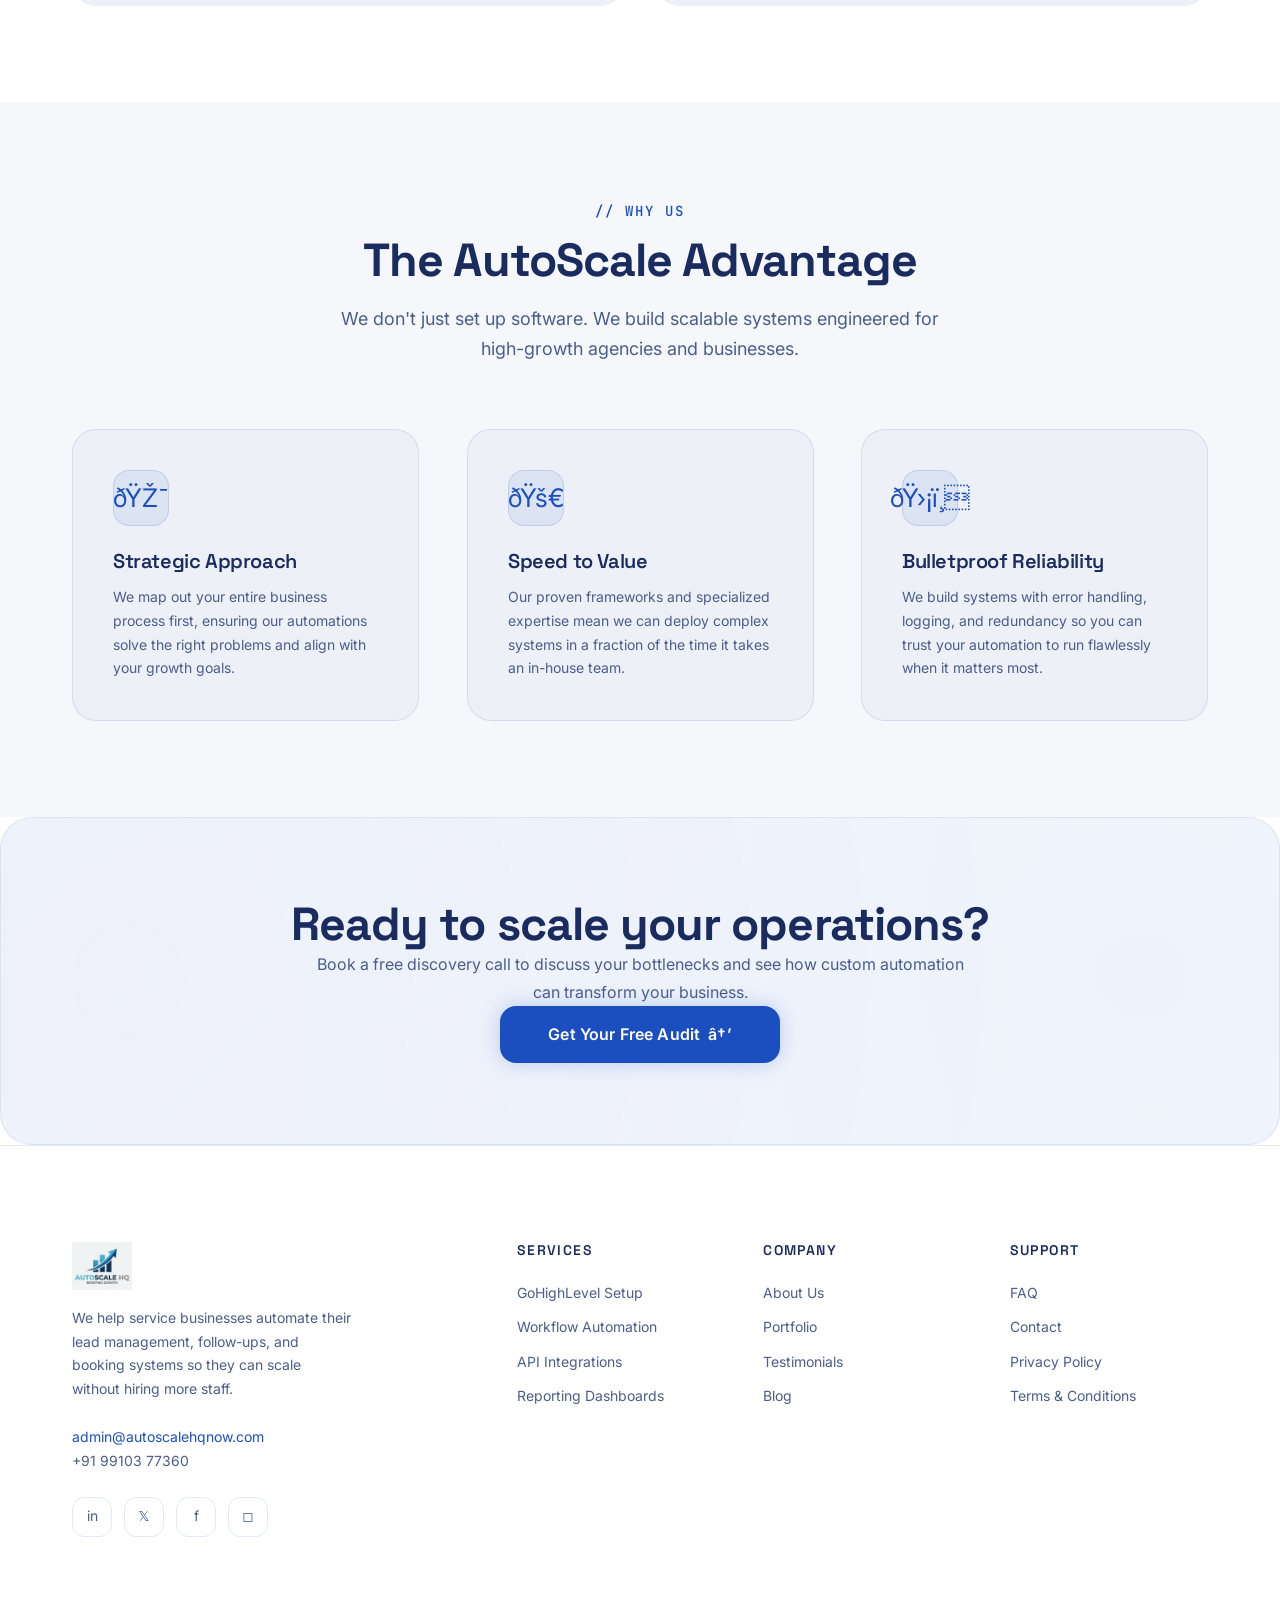
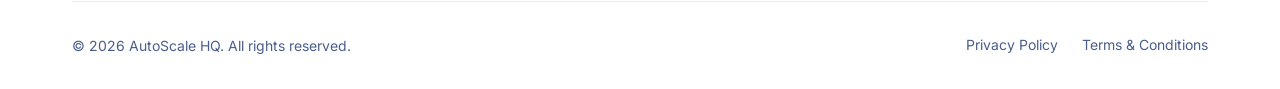
<file: services.html>
<!DOCTYPE html>
<html lang="en">
<head>
  <meta charset="UTF-8">
  <meta name="viewport" content="width=device-width, initial-scale=1.0">
  <title>GoHighLevel, Cliniko &amp; Automation Services | AutoScale HQ</title>
  <!-- Favicon -->
  <link rel="icon" type="image/png" sizes="32x32" href="assets/favicon-32x32.png">
  <link rel="icon" type="image/png" sizes="16x16" href="assets/favicon-16x16.png">
  <link rel="apple-touch-icon" sizes="180x180" href="assets/apple-touch-icon.png">
  <link rel="shortcut icon" href="favicon.ico">
  <meta name="description" content="GoHighLevel setup & support, Cliniko integrations, Zapier, Make.com & n8n automation, custom API webhooks, pipeline management, and lead generation services for growing businesses.">
  <meta name="keywords" content="GoHighLevel, Gohighlevel setup, GohighLevel Support, Cliniko, Cliniko Integrations, GohighLevel Integrations, Pipeline Management, Lead Generation, Custom Integrations, API, Webhooks, Zapier, Zapier Integrations, Make.com, Make.com Integration, n8n">
  <link rel="canonical" href="https://autoscalehqnow.com/services.html">

  <!-- Open Graph -->
  <meta property="og:type" content="website">
  <meta property="og:url" content="https://autoscalehqnow.com/services.html">
  <meta property="og:site_name" content="AutoScale HQ">
  <meta property="og:title" content="GoHighLevel, Cliniko &amp; Automation Services | AutoScale HQ">
  <meta property="og:description" content="GoHighLevel setup & support, Cliniko integrations, Zapier, Make.com & n8n automation, custom API webhooks, pipeline management, and lead generation services.">
  <meta property="og:image" content="https://autoscalehqnow.com/assets/logo.png">

  <!-- Twitter -->
  <meta name="twitter:card" content="summary_large_image">
  <meta name="twitter:url" content="https://autoscalehqnow.com/services.html">
  <meta name="twitter:title" content="GoHighLevel, Cliniko &amp; Automation Services | AutoScale HQ">
  <meta name="twitter:description" content="GoHighLevel setup & support, Cliniko integrations, Zapier, Make.com & n8n automation, custom API webhooks, pipeline management, and lead generation services.">
  <meta name="twitter:image" content="https://autoscalehqnow.com/assets/logo.png">

  <!-- JSON-LD Structured Data -->
  <script type="application/ld+json">
  {
    "@context": "https://schema.org",
    "@type": "WebPage",
    "name": "AutoScale HQ Services",
    "url": "https://autoscalehqnow.com/services.html",
    "description": "GoHighLevel setup & support, Cliniko integrations, Zapier, Make.com & n8n automation, custom API webhooks, pipeline management, and lead generation services."
  }
  </script>

  <link rel="preconnect" href="https://fonts.googleapis.com">
  <link rel="preconnect" href="https://fonts.gstatic.com" crossorigin>
  <link href="https://fonts.googleapis.com/css2?family=Inter:wght@400;500;600;700&family=JetBrains+Mono:wght@400;500&family=Space+Grotesk:wght@500;600;700&display=swap" rel="stylesheet">
  <link rel="stylesheet" href="css/design-system.css">
  <link rel="stylesheet" href="css/components.css">
  <link rel="stylesheet" href="css/animations.css">
  <link rel="stylesheet" href="css/pages.css">
</head>
<body>
  <!-- Header injected by JS -->

  <main>
    <section class="section page-hero section-dark">
      <div class="container text-center reveal-scale">
        <div class="section-label mono text-teal mb-4">// Our Services</div>
        <h1 class="section-title text-gradient mb-6">Automation Solutions Built for Growth</h1>
        <p class="section-subtitle text-muted mx-auto">Comprehensive automation and integration services designed to streamline your operations, save time, and boost your bottom line.</p>
      </div>
    </section>

    <section class="section section-dark">
      <div class="container">
        <div class="grid grid-2 gap-8 services-grid" data-stagger="true">
          <!-- Service 1 -->
          <div class="card-glow reveal">
            <div class="card-glass h-full flex flex-col p-8">
              <div class="card-icon text-4xl mb-6">âš¡</div>
              <h2 class="card-title text-2xl mb-4 font-bold">GoHighLevel Setup & Migration</h2>
              <p class="card-text text-muted mb-6 flex-grow">We build and migrate your entire marketing ecosystem into GoHighLevel. Maximize your CRM's potential with custom pipelines, campaigns, and funnels.</p>
              <div class="service-tags flex flex-wrap gap-2 mb-8">
                <span class="badge badge-teal">Snapshots</span>
                <span class="badge badge-teal">Pipelines</span>
                <span class="badge badge-teal">Funnels</span>
                <span class="badge badge-teal">CRM Setup</span>
              </div>
              <a href="service-ghl.html" class="card-link text-teal font-medium flex items-center gap-2 hover:text-white transition-colors mt-auto">
                Explore Service <span>â†’</span>
              </a>
            </div>
          </div>

          <!-- Service 2 -->
          <div class="card-glow reveal">
            <div class="card-glass h-full flex flex-col p-8">
              <div class="card-icon text-4xl mb-6">ðŸ”§</div>
              <h2 class="card-title text-2xl mb-4 font-bold">Workflow Automation</h2>
              <p class="card-text text-muted mb-6 flex-grow">Connect your favorite apps and eliminate repetitive manual tasks. We design robust workflows that run your business on autopilot 24/7.</p>
              <div class="service-tags flex flex-wrap gap-2 mb-8">
                <span class="badge badge-teal">Zapier</span>
                <span class="badge badge-teal">Make</span>
                <span class="badge badge-teal">Webhooks</span>
                <span class="badge badge-teal">Logic</span>
              </div>
              <a href="service-automation.html" class="card-link text-teal font-medium flex items-center gap-2 hover:text-white transition-colors mt-auto">
                Explore Service <span>â†’</span>
              </a>
            </div>
          </div>

          <!-- Service 3 -->
          <div class="card-glow reveal">
            <div class="card-glass h-full flex flex-col p-8">
              <div class="card-icon text-4xl mb-6">ðŸ”Œ</div>
              <h2 class="card-title text-2xl mb-4 font-bold">API Integrations & Custom Builds</h2>
              <p class="card-text text-muted mb-6 flex-grow">Need something beyond off-the-shelf tools? We develop custom API integrations and tailored scripts to solve your most complex operational challenges.</p>
              <div class="service-tags flex flex-wrap gap-2 mb-8">
                <span class="badge badge-teal">REST API</span>
                <span class="badge badge-teal">Python</span>
                <span class="badge badge-teal">Node.js</span>
                <span class="badge badge-teal">Custom Scripts</span>
              </div>
              <a href="#" class="card-link text-teal font-medium flex items-center gap-2 hover:text-white transition-colors mt-auto">
                Explore Service <span>â†’</span>
              </a>
            </div>
          </div>

          <!-- Service 4 -->
          <div class="card-glow reveal">
            <div class="card-glass h-full flex flex-col p-8">
              <div class="card-icon text-4xl mb-6">ðŸ“Š</div>
              <h2 class="card-title text-2xl mb-4 font-bold">Reporting Dashboards & Analytics</h2>
              <p class="card-text text-muted mb-6 flex-grow">Turn your raw data into actionable insights. We build real-time reporting dashboards so you always know exactly how your business is performing.</p>
              <div class="service-tags flex flex-wrap gap-2 mb-8">
                <span class="badge badge-teal">Looker Studio</span>
                <span class="badge badge-teal">Power BI</span>
                <span class="badge badge-teal">KPI Tracking</span>
                <span class="badge badge-teal">Data Viz</span>
              </div>
              <a href="#" class="card-link text-teal font-medium flex items-center gap-2 hover:text-white transition-colors mt-auto">
                Explore Service <span>â†’</span>
              </a>
            </div>
          </div>
        </div>
      </div>
    </section>

    <section class="section section-medium">
      <div class="container">
        <div class="section-header text-center mb-16 reveal">
          <div class="section-label mono text-amber mb-4">// Why Us</div>
          <h2 class="section-title text-4xl font-bold mb-4">The AutoScale Advantage</h2>
          <p class="section-subtitle text-muted max-w-2xl mx-auto">We don't just set up software. We build scalable systems engineered for high-growth agencies and businesses.</p>
        </div>

        <div class="grid grid-3 gap-8" data-stagger="true">
          <div class="card-solid p-8 rounded-xl bg-dark border border-gray-800 reveal">
            <div class="card-icon text-3xl mb-4">ðŸŽ¯</div>
            <h3 class="card-title text-xl font-bold mb-3">Strategic Approach</h3>
            <p class="card-text text-muted">We map out your entire business process first, ensuring our automations solve the right problems and align with your growth goals.</p>
          </div>
          <div class="card-solid p-8 rounded-xl bg-dark border border-gray-800 reveal">
            <div class="card-icon text-3xl mb-4">ðŸš€</div>
            <h3 class="card-title text-xl font-bold mb-3">Speed to Value</h3>
            <p class="card-text text-muted">Our proven frameworks and specialized expertise mean we can deploy complex systems in a fraction of the time it takes an in-house team.</p>
          </div>
          <div class="card-solid p-8 rounded-xl bg-dark border border-gray-800 reveal">
            <div class="card-icon text-3xl mb-4">ðŸ›¡ï¸</div>
            <h3 class="card-title text-xl font-bold mb-3">Bulletproof Reliability</h3>
            <p class="card-text text-muted">We build systems with error handling, logging, and redundancy so you can trust your automation to run flawlessly when it matters most.</p>
          </div>
        </div>
      </div>
    </section>

    <section class="section cta-banner section-gradient py-20">
      <div class="container text-center reveal-scale">
        <h2 class="text-4xl font-bold mb-6">Ready to scale your operations?</h2>
        <p class="text-xl text-muted mb-8 max-w-2xl mx-auto">Book a free discovery call to discuss your bottlenecks and see how custom automation can transform your business.</p>
        <a href="contact.html" class="btn btn-primary btn-lg btn-magnetic inline-flex items-center gap-2">
          Get Your Free Audit <span>â†’</span>
        </a>
      </div>
    </section>
  </main>

  <!-- Footer injected by JS -->
  <script src="js/components.js"></script>
  <script src="js/animations.js"></script>
</body>
</html>
</file>
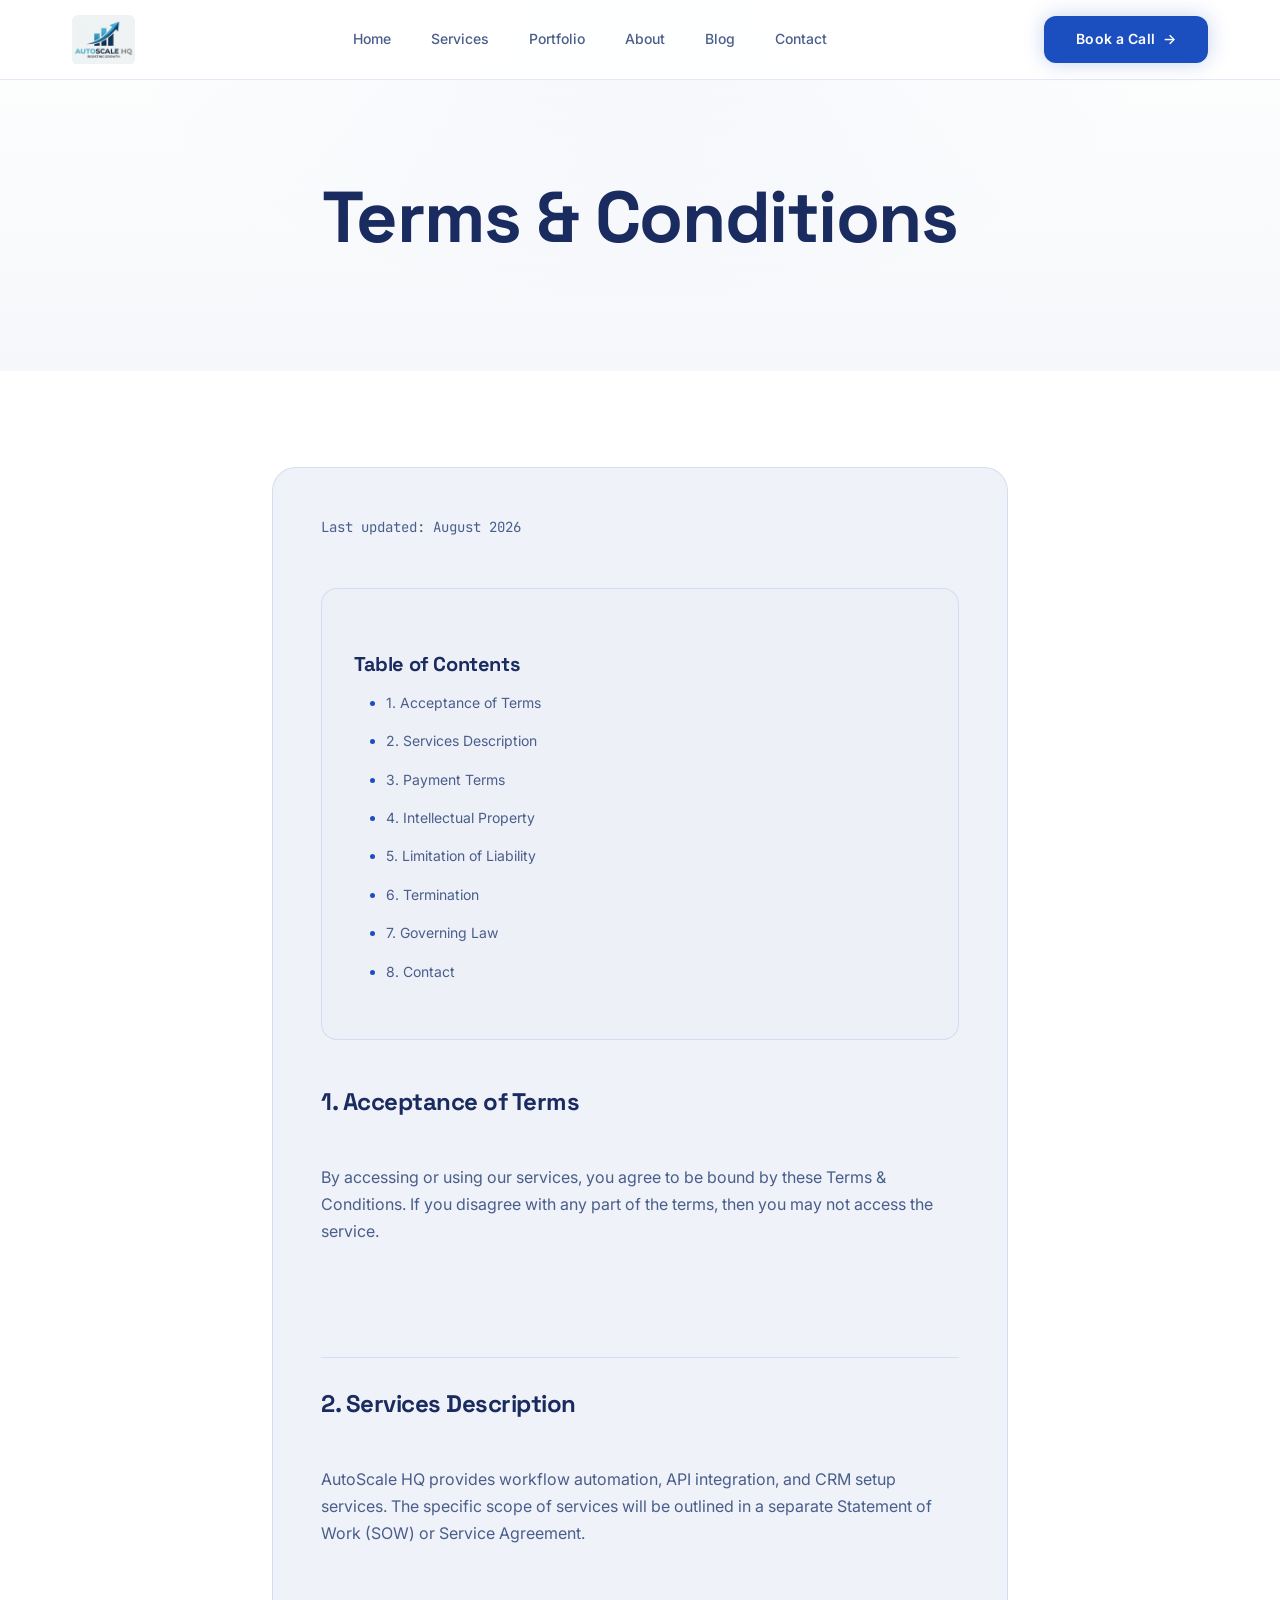
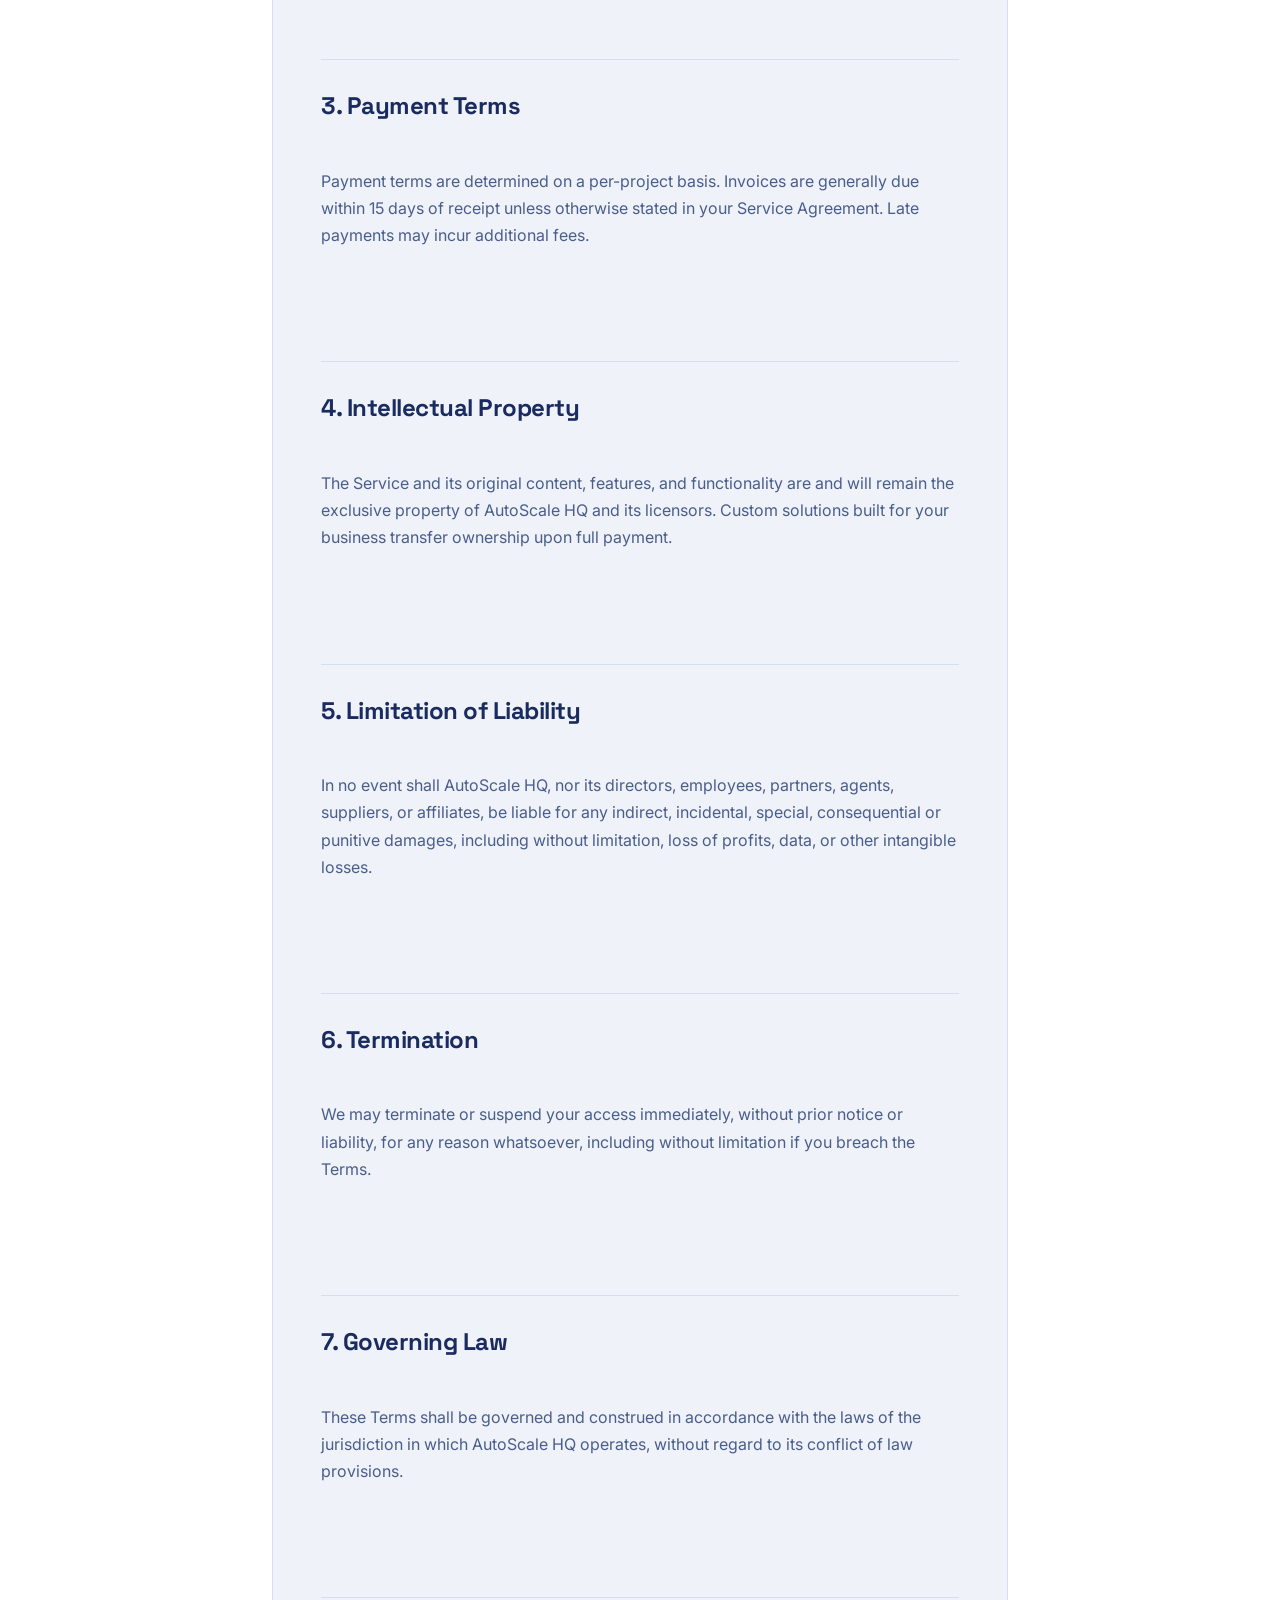
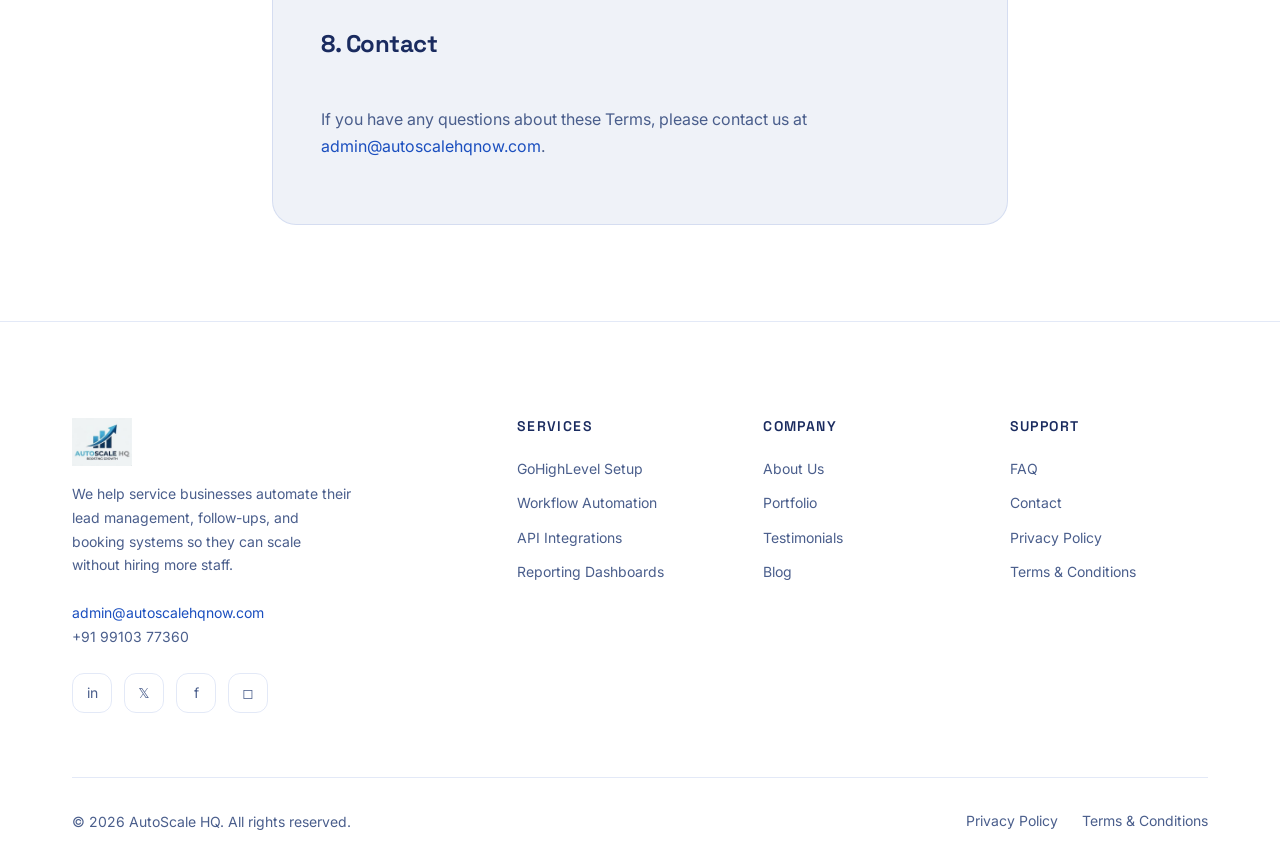
<file: terms.html>
﻿<!DOCTYPE html>
<html lang="en">
<head>
  <meta charset="UTF-8">
  <meta name="viewport" content="width=device-width, initial-scale=1.0">
  <title>Terms & Conditions — AutoScale HQ</title>
  <!-- Favicon -->
  <link rel="icon" type="image/png" sizes="32x32" href="assets/favicon-32x32.png">
  <link rel="icon" type="image/png" sizes="16x16" href="assets/favicon-16x16.png">
  <link rel="apple-touch-icon" sizes="180x180" href="assets/apple-touch-icon.png">
  <link rel="shortcut icon" href="favicon.ico">
  <meta name="description" content="Terms & Conditions for AutoScale HQ.">
  <meta property="og:title" content="Terms & Conditions — AutoScale HQ">
  <meta property="og:description" content="Terms & Conditions for AutoScale HQ.">
  <meta property="og:type" content="website">
  <link rel="preconnect" href="https://fonts.googleapis.com">
  <link rel="preconnect" href="https://fonts.gstatic.com" crossorigin>
  <link href="https://fonts.googleapis.com/css2?family=Inter:wght@400;500;600;700&family=JetBrains+Mono:wght@400;500&family=Space+Grotesk:wght@500;600;700&display=swap" rel="stylesheet">
  <link rel="stylesheet" href="css/design-system.css">
  <link rel="stylesheet" href="css/components.css">
  <link rel="stylesheet" href="css/animations.css">
  <link rel="stylesheet" href="css/pages.css">
</head>
<body>
  <!-- PAGE HERO -->
  <header class="section page-hero section-dark text-center">
    <div class="container">
      <h1 class="section-title reveal">Terms & Conditions</h1>
    </div>
  </header>

  <!-- CONTENT -->
  <section class="section section-dark">
    <div class="container container-narrow reveal">
      <div class="legal-content card-glass" style="padding: var(--space-8);">
        <p class="legal-last-updated text-sm text-muted mono" style="margin-bottom: var(--space-8);">Last updated: August 2026</p>
        
        <div class="legal-toc card-solid" style="padding: var(--space-6); margin-bottom: var(--space-8);">
          <h3 style="margin-bottom: var(--space-4);">Table of Contents</h3>
          <ul class="flex flex-col gap-2 text-teal">
            <li><a href="#acceptance">1. Acceptance of Terms</a></li>
            <li><a href="#services">2. Services Description</a></li>
            <li><a href="#payment">3. Payment Terms</a></li>
            <li><a href="#ip">4. Intellectual Property</a></li>
            <li><a href="#liability">5. Limitation of Liability</a></li>
            <li><a href="#termination">6. Termination</a></li>
            <li><a href="#governing-law">7. Governing Law</a></li>
            <li><a href="#contact">8. Contact</a></li>
          </ul>
        </div>

        <div class="legal-text text-muted flex flex-col gap-6">
          <h2 id="acceptance" class="text-white">1. Acceptance of Terms</h2>
          <p>By accessing or using our services, you agree to be bound by these Terms & Conditions. If you disagree with any part of the terms, then you may not access the service.</p>

          <h2 id="services" class="text-white">2. Services Description</h2>
          <p>AutoScale HQ provides workflow automation, API integration, and CRM setup services. The specific scope of services will be outlined in a separate Statement of Work (SOW) or Service Agreement.</p>

          <h2 id="payment" class="text-white">3. Payment Terms</h2>
          <p>Payment terms are determined on a per-project basis. Invoices are generally due within 15 days of receipt unless otherwise stated in your Service Agreement. Late payments may incur additional fees.</p>

          <h2 id="ip" class="text-white">4. Intellectual Property</h2>
          <p>The Service and its original content, features, and functionality are and will remain the exclusive property of AutoScale HQ and its licensors. Custom solutions built for your business transfer ownership upon full payment.</p>

          <h2 id="liability" class="text-white">5. Limitation of Liability</h2>
          <p>In no event shall AutoScale HQ, nor its directors, employees, partners, agents, suppliers, or affiliates, be liable for any indirect, incidental, special, consequential or punitive damages, including without limitation, loss of profits, data, or other intangible losses.</p>

          <h2 id="termination" class="text-white">6. Termination</h2>
          <p>We may terminate or suspend your access immediately, without prior notice or liability, for any reason whatsoever, including without limitation if you breach the Terms.</p>

          <h2 id="governing-law" class="text-white">7. Governing Law</h2>
          <p>These Terms shall be governed and construed in accordance with the laws of the jurisdiction in which AutoScale HQ operates, without regard to its conflict of law provisions.</p>

          <h2 id="contact" class="text-white">8. Contact</h2>
          <p>If you have any questions about these Terms, please contact us at <a href="mailto:admin@autoscalehqnow.com" class="text-teal">admin@autoscalehqnow.com</a>.</p>
        </div>
      </div>
    </div>
  </section>

  <script src="js/components.js"></script>
  <script src="js/animations.js"></script>
</body>
</html>
</file>
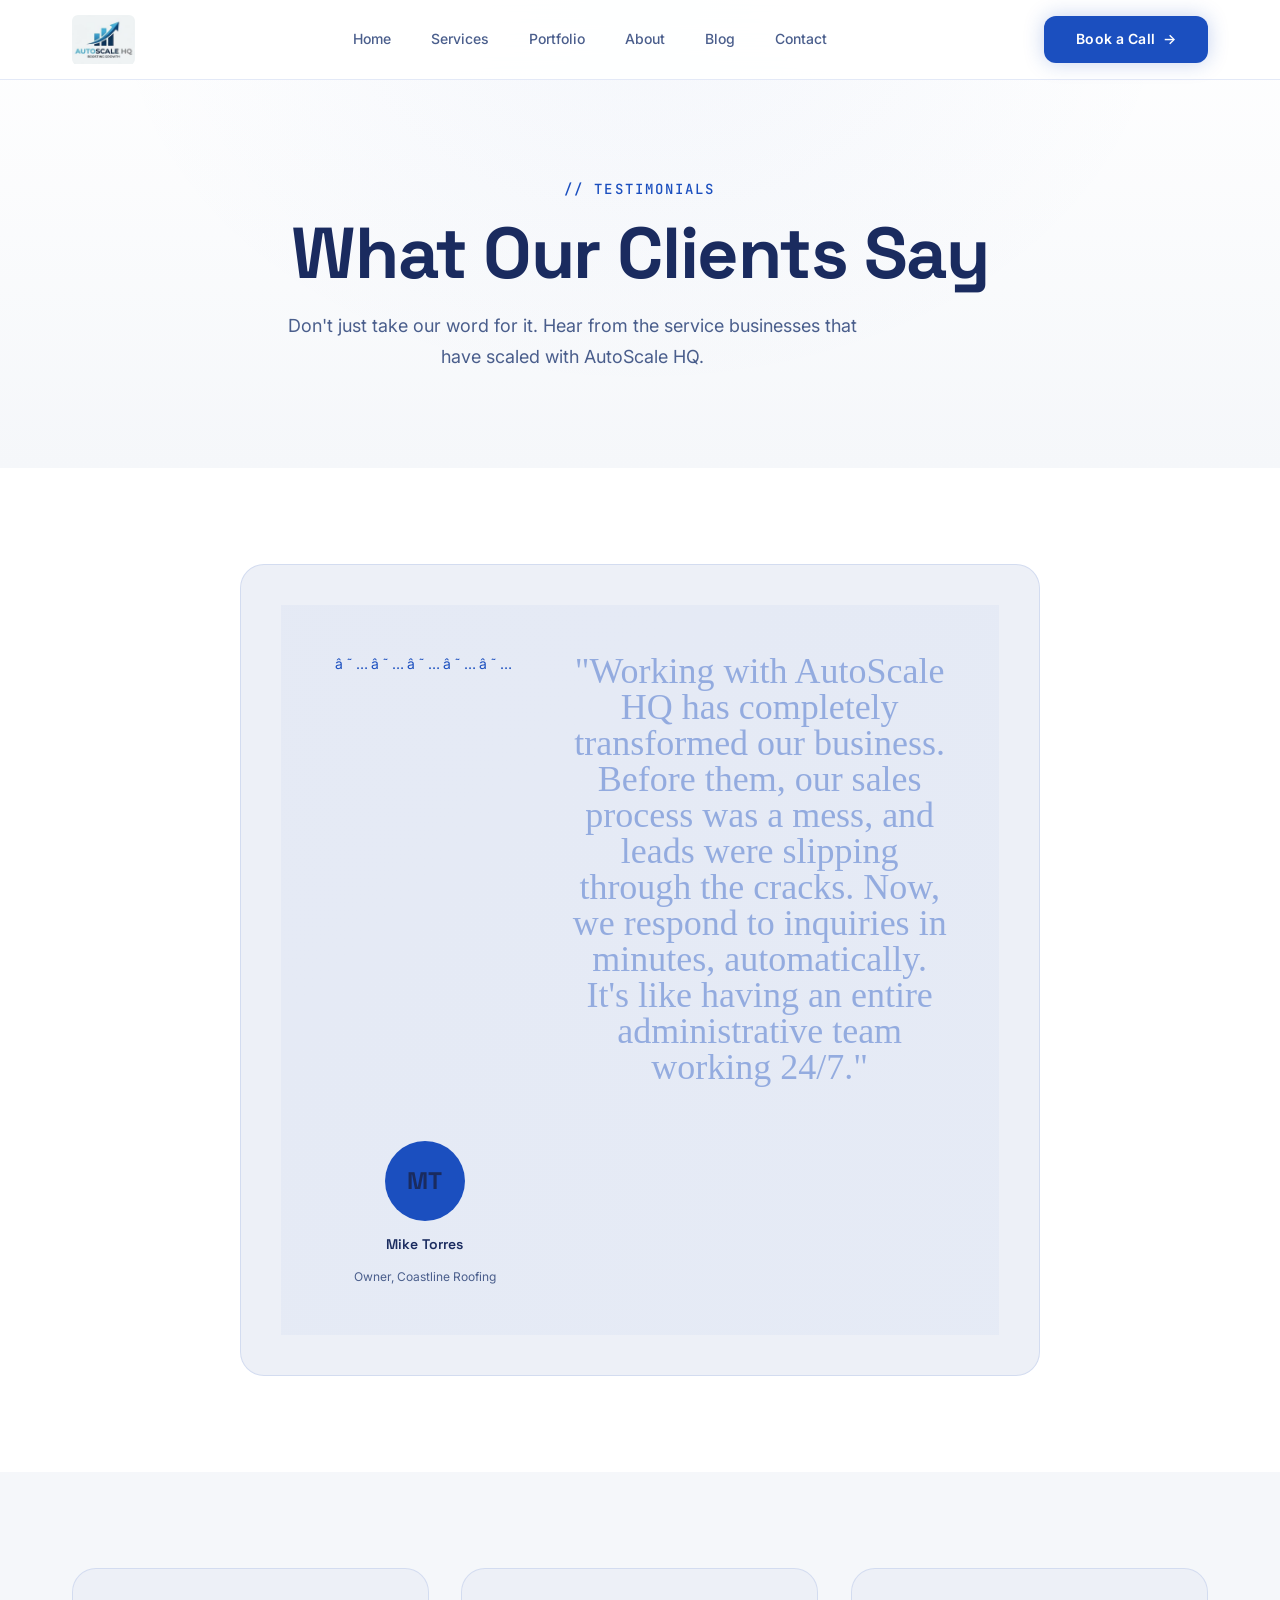
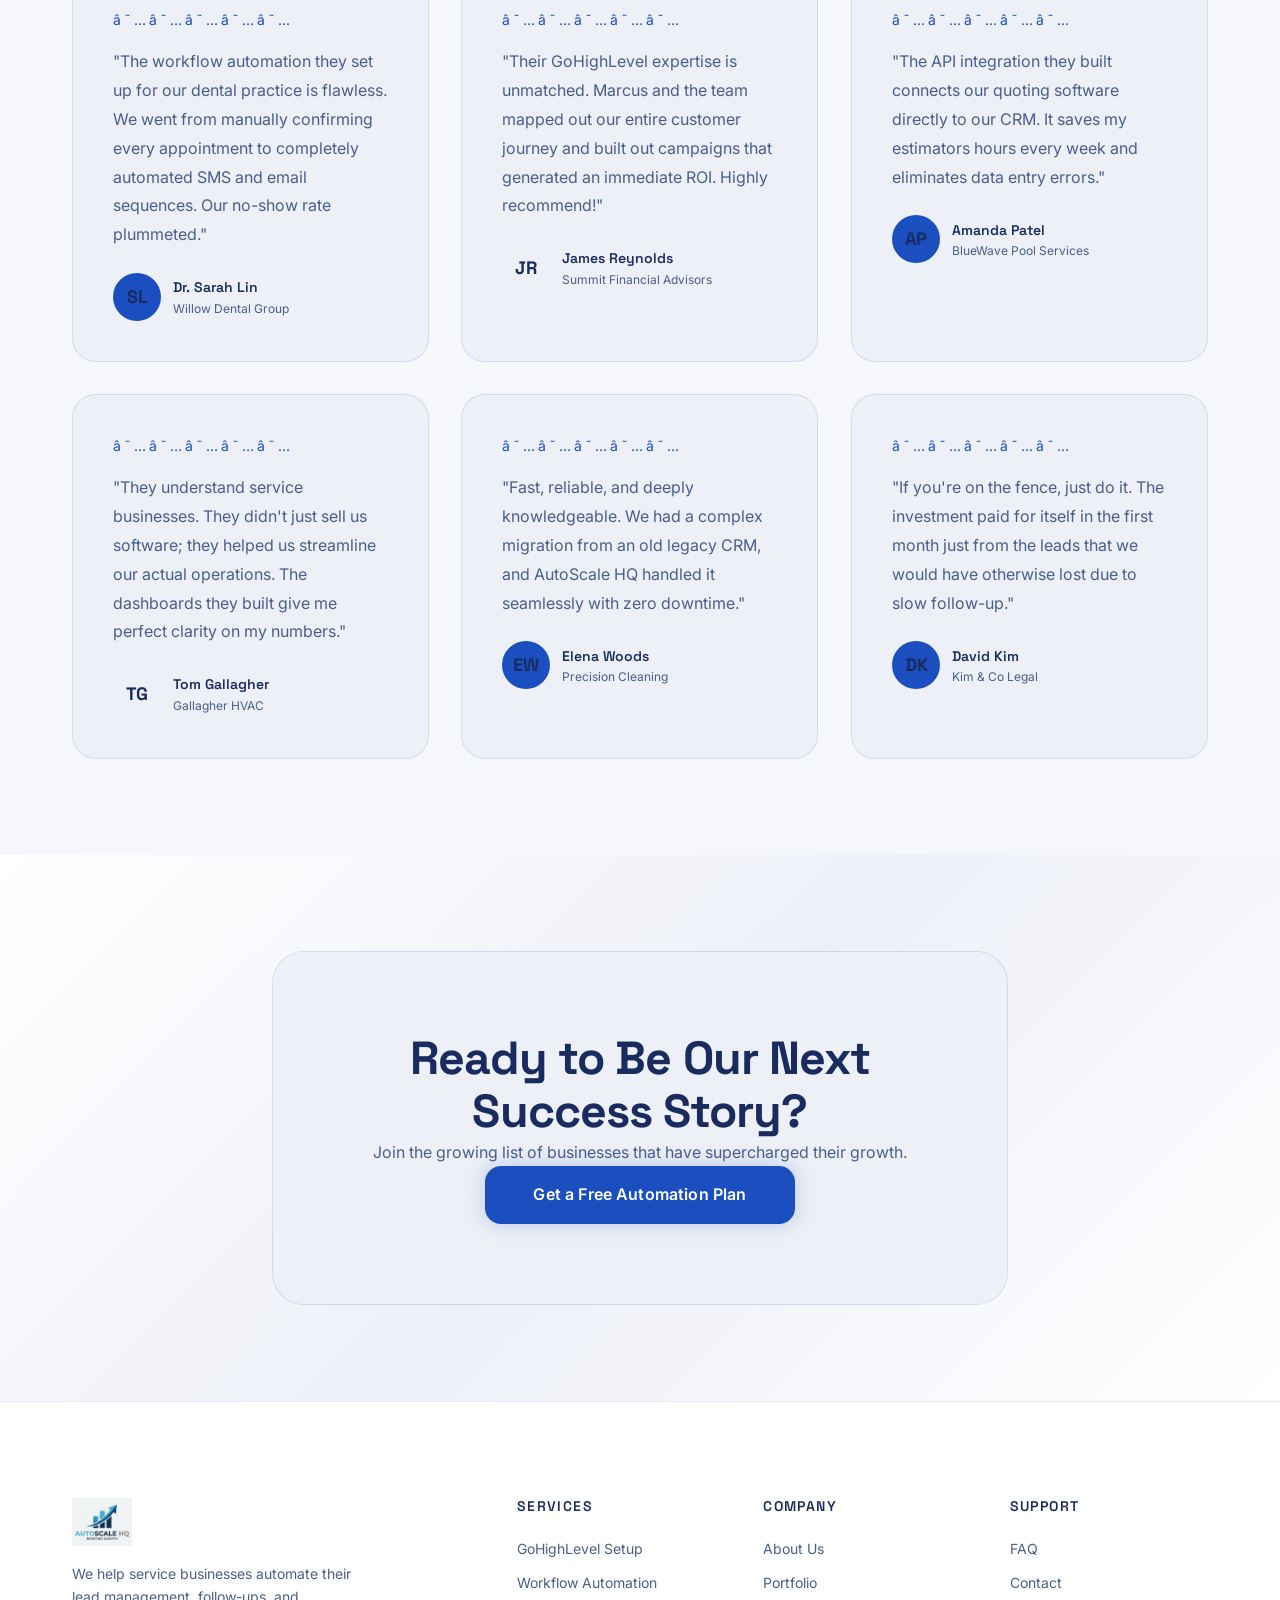
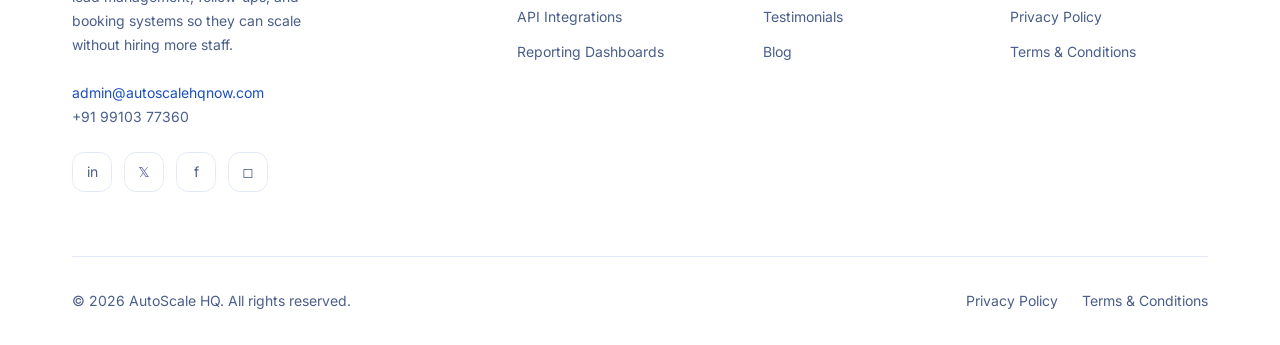
<file: testimonials.html>
﻿<!DOCTYPE html>
<html lang="en">
<head>
  <meta charset="UTF-8">
  <meta name="viewport" content="width=device-width, initial-scale=1.0">
  <title>Testimonials — AutoScale HQ</title>
  <!-- Favicon -->
  <link rel="icon" type="image/png" sizes="32x32" href="assets/favicon-32x32.png">
  <link rel="icon" type="image/png" sizes="16x16" href="assets/favicon-16x16.png">
  <link rel="apple-touch-icon" sizes="180x180" href="assets/apple-touch-icon.png">
  <link rel="shortcut icon" href="favicon.ico">
  <meta name="description" content="Read reviews and testimonials from our successful automation clients.">
  <meta property="og:title" content="Testimonials — AutoScale HQ">
  <meta property="og:description" content="Read reviews and testimonials from our successful automation clients.">
  <meta property="og:type" content="website">
  <link rel="preconnect" href="https://fonts.googleapis.com">
  <link rel="preconnect" href="https://fonts.gstatic.com" crossorigin>
  <link href="https://fonts.googleapis.com/css2?family=Inter:wght@400;500;600;700&family=JetBrains+Mono:wght@400;500&family=Space+Grotesk:wght@500;600;700&display=swap" rel="stylesheet">
  <link rel="stylesheet" href="css/design-system.css">
  <link rel="stylesheet" href="css/components.css">
  <link rel="stylesheet" href="css/animations.css">
  <link rel="stylesheet" href="css/pages.css">
</head>
<body>

  <!-- PAGE HERO -->
  <header class="section section-dark page-hero">
    <div class="container container-narrow text-center" data-stagger>
      <div class="section-label reveal-scale">// Testimonials</div>
      <h1 class="section-title reveal">What Our Clients Say</h1>
      <p class="section-subtitle reveal">Don't just take our word for it. Hear from the service businesses that have scaled with AutoScale HQ.</p>
    </div>
  </header>

  <!-- FEATURED TESTIMONIAL -->
  <section class="section section-dark pb-0">
    <div class="container">
      <div class="testimonial-card card-glass p-10 rounded-2xl reveal mx-auto" style="max-width: 800px;">
        <div class="testimonial-featured text-center">
          <div class="testimonial-stars text-amber text-2xl mb-6">â˜…â˜…â˜…â˜…â˜…</div>
          <p class="testimonial-quote text-2xl font-bold italic mb-8">"Working with AutoScale HQ has completely transformed our business. Before them, our sales process was a mess, and leads were slipping through the cracks. Now, we respond to inquiries in minutes, automatically. It's like having an entire administrative team working 24/7."</p>
          <div class="testimonial-author flex flex-col items-center">
            <div class="testimonial-avatar mb-4" style="width: 80px; height: 80px; background: var(--color-teal); border-radius: 50%; display: flex; align-items: center; justify-content: center; font-size: 1.5rem; font-weight: bold; color: var(--color-bg);">MT</div>
            <div class="testimonial-name font-bold text-lg">Mike Torres</div>
            <div class="testimonial-role text-muted">Owner, Coastline Roofing</div>
          </div>
        </div>
      </div>
    </div>
  </section>

  <!-- TESTIMONIALS GRID -->
  <section class="section section-medium">
    <div class="container">
      <div class="testimonials-grid grid grid-3 gap-6" data-stagger>
        
        <div class="testimonial-card card-solid p-8 rounded-xl reveal-scale">
          <div class="testimonial-stars text-amber mb-4">â˜…â˜…â˜…â˜…â˜…</div>
          <p class="testimonial-text text-muted mb-6">"The workflow automation they set up for our dental practice is flawless. We went from manually confirming every appointment to completely automated SMS and email sequences. Our no-show rate plummeted."</p>
          <div class="testimonial-author flex items-center gap-4">
            <div class="testimonial-avatar" style="width: 48px; height: 48px; background: var(--color-amber); border-radius: 50%; display: flex; align-items: center; justify-content: center; font-weight: bold; color: var(--color-bg);">SL</div>
            <div>
              <div class="testimonial-name font-bold">Dr. Sarah Lin</div>
              <div class="testimonial-role text-sm text-muted">Willow Dental Group</div>
            </div>
          </div>
        </div>

        <div class="testimonial-card card-solid p-8 rounded-xl reveal-scale">
          <div class="testimonial-stars text-amber mb-4">â˜…â˜…â˜…â˜…â˜…</div>
          <p class="testimonial-text text-muted mb-6">"Their GoHighLevel expertise is unmatched. Marcus and the team mapped out our entire customer journey and built out campaigns that generated an immediate ROI. Highly recommend!"</p>
          <div class="testimonial-author flex items-center gap-4">
            <div class="testimonial-avatar" style="width: 48px; height: 48px; background: var(--color-surface-light); border-radius: 50%; display: flex; align-items: center; justify-content: center; font-weight: bold; color: var(--color-text);">JR</div>
            <div>
              <div class="testimonial-name font-bold">James Reynolds</div>
              <div class="testimonial-role text-sm text-muted">Summit Financial Advisors</div>
            </div>
          </div>
        </div>

        <div class="testimonial-card card-solid p-8 rounded-xl reveal-scale">
          <div class="testimonial-stars text-amber mb-4">â˜…â˜…â˜…â˜…â˜…</div>
          <p class="testimonial-text text-muted mb-6">"The API integration they built connects our quoting software directly to our CRM. It saves my estimators hours every week and eliminates data entry errors."</p>
          <div class="testimonial-author flex items-center gap-4">
            <div class="testimonial-avatar" style="width: 48px; height: 48px; background: var(--color-teal); border-radius: 50%; display: flex; align-items: center; justify-content: center; font-weight: bold; color: var(--color-bg);">AP</div>
            <div>
              <div class="testimonial-name font-bold">Amanda Patel</div>
              <div class="testimonial-role text-sm text-muted">BlueWave Pool Services</div>
            </div>
          </div>
        </div>

        <div class="testimonial-card card-solid p-8 rounded-xl reveal-scale">
          <div class="testimonial-stars text-amber mb-4">â˜…â˜…â˜…â˜…â˜…</div>
          <p class="testimonial-text text-muted mb-6">"They understand service businesses. They didn't just sell us software; they helped us streamline our actual operations. The dashboards they built give me perfect clarity on my numbers."</p>
          <div class="testimonial-author flex items-center gap-4">
            <div class="testimonial-avatar" style="width: 48px; height: 48px; background: var(--color-surface-light); border-radius: 50%; display: flex; align-items: center; justify-content: center; font-weight: bold; color: var(--color-text);">TG</div>
            <div>
              <div class="testimonial-name font-bold">Tom Gallagher</div>
              <div class="testimonial-role text-sm text-muted">Gallagher HVAC</div>
            </div>
          </div>
        </div>

        <div class="testimonial-card card-solid p-8 rounded-xl reveal-scale">
          <div class="testimonial-stars text-amber mb-4">â˜…â˜…â˜…â˜…â˜…</div>
          <p class="testimonial-text text-muted mb-6">"Fast, reliable, and deeply knowledgeable. We had a complex migration from an old legacy CRM, and AutoScale HQ handled it seamlessly with zero downtime."</p>
          <div class="testimonial-author flex items-center gap-4">
            <div class="testimonial-avatar" style="width: 48px; height: 48px; background: var(--color-amber); border-radius: 50%; display: flex; align-items: center; justify-content: center; font-weight: bold; color: var(--color-bg);">EW</div>
            <div>
              <div class="testimonial-name font-bold">Elena Woods</div>
              <div class="testimonial-role text-sm text-muted">Precision Cleaning</div>
            </div>
          </div>
        </div>

        <div class="testimonial-card card-solid p-8 rounded-xl reveal-scale">
          <div class="testimonial-stars text-amber mb-4">â˜…â˜…â˜…â˜…â˜…</div>
          <p class="testimonial-text text-muted mb-6">"If you're on the fence, just do it. The investment paid for itself in the first month just from the leads that we would have otherwise lost due to slow follow-up."</p>
          <div class="testimonial-author flex items-center gap-4">
            <div class="testimonial-avatar" style="width: 48px; height: 48px; background: var(--color-teal); border-radius: 50%; display: flex; align-items: center; justify-content: center; font-weight: bold; color: var(--color-bg);">DK</div>
            <div>
              <div class="testimonial-name font-bold">David Kim</div>
              <div class="testimonial-role text-sm text-muted">Kim & Co Legal</div>
            </div>
          </div>
        </div>

      </div>
    </div>
  </section>

  <!-- CTA BANNER -->
  <section class="section section-gradient">
    <div class="container container-narrow text-center">
      <div class="cta-banner card-glow p-12 rounded-2xl reveal-scale">
        <h2 class="text-3xl font-bold mb-4">Ready to Be Our Next Success Story?</h2>
        <p class="text-lg mb-8 text-muted">Join the growing list of businesses that have supercharged their growth.</p>
        <a href="contact.html" class="btn btn-primary btn-lg btn-magnetic">Get a Free Automation Plan</a>
      </div>
    </div>
  </section>

  <script src="js/components.js"></script>
  <script src="js/animations.js"></script>
</body>
</html>
</file>
<file: css/design-system.css>
/* ============================================
   AUTOSCALE HQ — Design System
   Tokens · Reset · Typography · Utilities
   ============================================ */

/* --- Design Tokens --- */
:root {
  /* Colors — Primary */
  --color-ink: #FFFFFF;
  --color-ink-light: #F5F7FA;
  --color-surface: #EDF0F7;
  --color-surface-2: #E2E7F0;
  --color-surface-3: #D8DEE9;
  --color-paper: #0B0F14;
  --color-paper-dark: #1A2030;

  /* Colors — Accents */
  --color-teal: #1B4FBF;
  --color-teal-dark: #143D94;
  --color-teal-light: #2E6AD6;
  --color-amber: #1B4FBF;
  --color-amber-dark: #143D94;
  --color-amber-light: #2E6AD6;
  --color-danger: #DC2626;

  /* Colors — Text */
  --color-text: #1A2B5F;
  --color-text-muted: #4A5E8C;
  --color-text-dark: #FFFFFF;

  /* Colors — Borders & Overlays */
  --color-border: rgba(27, 79, 191, 0.12);
  --color-border-light: rgba(27, 79, 191, 0.20);

  /* Glow FX */
  --glow-teal: 0 0 20px rgba(27, 79, 191, 0.25);
  --glow-teal-lg: 0 0 40px rgba(27, 79, 191, 0.15);
  --glow-amber: 0 0 20px rgba(27, 79, 191, 0.25);

  /* Typography */
  --font-heading: 'Space Grotesk', system-ui, -apple-system, sans-serif;
  --font-body: 'Inter', system-ui, -apple-system, sans-serif;
  --font-mono: 'JetBrains Mono', 'Fira Code', monospace;

  /* Type Scale */
  --text-xs: 0.75rem;
  --text-sm: 0.875rem;
  --text-base: 1rem;
  --text-lg: 1.125rem;
  --text-xl: 1.25rem;
  --text-2xl: 1.5rem;
  --text-3xl: 1.875rem;
  --text-4xl: 2.25rem;
  --text-5xl: 3rem;
  --text-6xl: 3.75rem;
  --text-7xl: 4.5rem;

  /* Spacing (4px base) */
  --space-1: 0.25rem;
  --space-2: 0.5rem;
  --space-3: 0.75rem;
  --space-4: 1rem;
  --space-5: 1.5rem;
  --space-6: 2rem;
  --space-7: 2.5rem;
  --space-8: 3rem;
  --space-9: 4rem;
  --space-10: 5rem;
  --space-11: 6rem;
  --space-12: 8rem;

  /* Radii */
  --radius-sm: 0.375rem;
  --radius-md: 0.75rem;
  --radius-lg: 1rem;
  --radius-xl: 1.5rem;
  --radius-2xl: 2rem;
  --radius-full: 9999px;

  /* Shadows */
  --shadow-sm: 0 1px 3px rgba(27, 79, 191, 0.08);
  --shadow-md: 0 4px 12px rgba(27, 79, 191, 0.10);
  --shadow-lg: 0 8px 32px rgba(27, 79, 191, 0.12);
  --shadow-xl: 0 16px 48px rgba(27, 79, 191, 0.15);

  /* Transitions */
  --ease-out: cubic-bezier(0.25, 1, 0.5, 1);
  --transition-fast: 150ms ease;
  --transition-base: 300ms ease;
  --transition-slow: 500ms ease;
  --transition-spring: 500ms var(--ease-out);

  /* Layout */
  --container-max: 1200px;
  --container-narrow: 800px;
  --nav-height: 80px;
}

/* --- Modern Reset --- */
*,
*::before,
*::after {
  margin: 0;
  padding: 0;
  box-sizing: border-box;
}

html {
  scroll-behavior: smooth;
  scroll-padding-top: var(--nav-height);
  -webkit-text-size-adjust: 100%;
  text-size-adjust: 100%;
}

body {
  font-family: var(--font-body);
  font-size: var(--text-base);
  line-height: 1.6;
  color: var(--color-text);
  background-color: var(--color-ink);
  -webkit-font-smoothing: antialiased;
  -moz-osx-font-smoothing: grayscale;
  overflow-x: hidden;
  min-height: 100dvh;
}

img, video, svg, picture {
  display: block;
  max-width: 100%;
  height: auto;
}

a {
  color: inherit;
  text-decoration: none;
}

ul, ol { list-style: none; }

button, input, textarea, select {
  font: inherit;
  color: inherit;
  border: none;
  background: none;
  outline: none;
}

button { cursor: pointer; }

table {
  border-collapse: collapse;
  border-spacing: 0;
}

/* --- Typography --- */
h1, h2, h3, h4, h5, h6 {
  font-family: var(--font-heading);
  font-weight: 700;
  line-height: 1.15;
  letter-spacing: -0.02em;
  color: var(--color-text);
}

h1 { font-size: clamp(2.5rem, 5vw + 1rem, var(--text-7xl)); }
h2 { font-size: clamp(2rem, 3vw + 0.5rem, var(--text-5xl)); }
h3 { font-size: clamp(1.5rem, 2vw + 0.25rem, var(--text-3xl)); }
h4 { font-size: var(--text-2xl); }
h5 { font-size: var(--text-xl); }
h6 { font-size: var(--text-lg); }

p {
  color: var(--color-text-muted);
  line-height: 1.7;
  max-width: 65ch;
}

.mono { font-family: var(--font-mono); }

strong { font-weight: 600; }

/* --- Layout Utilities --- */
.container {
  width: 100%;
  max-width: var(--container-max);
  margin-inline: auto;
  padding-inline: var(--space-6);
}

.container-narrow { max-width: var(--container-narrow); }

.flex          { display: flex; }
.flex-col      { flex-direction: column; }
.flex-wrap     { flex-wrap: wrap; }
.items-center  { align-items: center; }
.items-start   { align-items: flex-start; }
.justify-center{ justify-content: center; }
.justify-between{ justify-content: space-between; }

.gap-1 { gap: var(--space-1); }
.gap-2 { gap: var(--space-2); }
.gap-3 { gap: var(--space-3); }
.gap-4 { gap: var(--space-4); }
.gap-5 { gap: var(--space-5); }
.gap-6 { gap: var(--space-6); }
.gap-8 { gap: var(--space-8); }

.grid   { display: grid; }
.grid-2 { grid-template-columns: repeat(2, 1fr); }
.grid-3 { grid-template-columns: repeat(3, 1fr); }
.grid-4 { grid-template-columns: repeat(4, 1fr); }

.text-center { text-align: center; }
.text-left   { text-align: left; }
.mx-auto     { margin-inline: auto; }

/* --- Section Foundations --- */
.section {
  padding: var(--space-11) 0;
  position: relative;
}

.section-dark   { background-color: var(--color-ink); }
.section-medium { background-color: var(--color-ink-light); }

.section-light {
  background-color: var(--color-paper);
  color: var(--color-text-dark);
}
.section-light h1,
.section-light h2,
.section-light h3,
.section-light h4 { color: var(--color-text-dark); }
.section-light p  { color: #B0BEC5; }
.section-light .section-label { color: var(--color-teal-light); }

.section-gradient {
  background: linear-gradient(135deg, var(--color-ink) 0%, var(--color-surface) 50%, var(--color-ink) 100%);
}

/* Section header pattern */
.section-label {
  font-family: var(--font-mono);
  font-size: var(--text-sm);
  font-weight: 500;
  color: var(--color-teal);
  text-transform: uppercase;
  letter-spacing: 0.15em;
  margin-bottom: var(--space-3);
  display: inline-block;
}

.section-title { margin-bottom: var(--space-4); }

.section-subtitle {
  font-size: var(--text-lg);
  color: var(--color-text-muted);
  max-width: 600px;
}

.section-header { margin-bottom: var(--space-9); }

/* --- Text Utilities --- */
.text-teal   { color: var(--color-teal); }
.text-amber  { color: var(--color-amber); }
.text-muted  { color: var(--color-text-muted); }

.text-gradient {
  background: linear-gradient(135deg, var(--color-teal) 0%, var(--color-amber) 100%);
  -webkit-background-clip: text;
  -webkit-text-fill-color: transparent;
  background-clip: text;
}

.sr-only {
  position: absolute;
  width: 1px; height: 1px;
  padding: 0; margin: -1px;
  overflow: hidden;
  clip: rect(0, 0, 0, 0);
  white-space: nowrap;
  border: 0;
}

/* --- Scroll Progress Bar --- */
.scroll-progress {
  position: fixed;
  top: 0; left: 0; right: 0;
  height: 3px;
  background: linear-gradient(90deg, var(--color-teal), var(--color-amber));
  transform-origin: 0 50%;
  transform: scaleX(0);
  z-index: 10000;
  pointer-events: none;
}

/* --- Divider --- */
.divider {
  width: 60px;
  height: 3px;
  background: linear-gradient(90deg, var(--color-teal), var(--color-amber));
  border-radius: var(--radius-full);
  margin: var(--space-6) auto;
}

/* --- Responsive --- */
@media (max-width: 1024px) {
  .grid-4 { grid-template-columns: repeat(2, 1fr); }
  .grid-3 { grid-template-columns: repeat(2, 1fr); }
}

@media (max-width: 768px) {
  .grid-4,
  .grid-3,
  .grid-2 { grid-template-columns: 1fr; }
  .section { padding: var(--space-9) 0; }
  .container { padding-inline: var(--space-4); }
  :root { --nav-height: 70px; }
}
</file>
<file: css/components.css>
/* ============================================
   AUTOSCALE HQ — Components
   Nav · Footer · Buttons · Cards · UI Elements
   ============================================ */

/* ========== BUTTONS ========== */
.btn {
  display: inline-flex;
  align-items: center;
  justify-content: center;
  gap: var(--space-2);
  padding: var(--space-3) var(--space-6);
  font-family: var(--font-body);
  font-size: var(--text-sm);
  font-weight: 600;
  border-radius: var(--radius-md);
  transition: all var(--transition-base);
  position: relative;
  overflow: hidden;
  white-space: nowrap;
  cursor: pointer;
  letter-spacing: 0.01em;
}

.btn-primary {
  background: var(--color-teal);
  color: var(--color-ink);
  box-shadow: var(--glow-teal);
}
.btn-primary:hover {
  background: var(--color-teal-light);
  box-shadow: var(--glow-teal), 0 4px 20px rgba(27, 79, 191, 0.3);
  transform: translateY(-2px);
}

.btn-secondary {
  background: var(--color-amber);
  color: var(--color-ink);
}
.btn-secondary:hover {
  background: var(--color-amber-light);
  transform: translateY(-2px);
  box-shadow: var(--glow-amber);
}

.btn-ghost {
  background: transparent;
  color: var(--color-text);
  border: 1px solid var(--color-border-light);
}
.btn-ghost:hover {
  border-color: var(--color-teal);
  color: var(--color-teal);
  background: rgba(27, 79, 191, 0.05);
}

.btn-lg {
  padding: var(--space-4) var(--space-8);
  font-size: var(--text-base);
  border-radius: var(--radius-lg);
}

.btn-sm {
  padding: var(--space-2) var(--space-4);
  font-size: var(--text-xs);
}

/* Arrow animation on buttons */
.btn .arrow {
  transition: transform var(--transition-base);
  display: inline-block;
}
.btn:hover .arrow {
  transform: translateX(4px);
}

/* ========== CARDS ========== */

/* Glassmorphism card with mouse-tracking glow */
.card-glass {
  background: rgba(237, 240, 247, 0.85);
  backdrop-filter: blur(16px) saturate(180%);
  -webkit-backdrop-filter: blur(16px) saturate(180%);
  border: 1px solid var(--color-border);
  border-radius: var(--radius-xl);
  padding: var(--space-7);
  transition: all var(--transition-base);
  position: relative;
  overflow: hidden;
}

.card-glass::before {
  content: '';
  position: absolute;
  inset: 0;
  background: radial-gradient(
    600px circle at var(--mouse-x, 50%) var(--mouse-y, 50%),
    rgba(27, 79, 191, 0.06),
    transparent 40%
  );
  opacity: 0;
  transition: opacity var(--transition-base);
  pointer-events: none;
}

.card-glass:hover {
  border-color: rgba(27, 79, 191, 0.25);
  transform: translateY(-4px);
  box-shadow: var(--shadow-lg);
}

.card-glass:hover::before {
  opacity: 1;
}

/* Solid card */
.card-solid {
  background: var(--color-surface);
  border: 1px solid var(--color-border);
  border-radius: var(--radius-xl);
  padding: var(--space-7);
  transition: all var(--transition-base);
}
.card-solid:hover {
  transform: translateY(-4px);
  box-shadow: var(--shadow-lg);
  border-color: var(--color-border-light);
}

/* Animated rotating-border card */
@property --glow-angle {
  syntax: '<angle>';
  inherits: false;
  initial-value: 0deg;
}

.card-glow {
  position: relative;
  background: var(--color-surface);
  border-radius: var(--radius-xl);
  padding: var(--space-7);
  border: 2px solid transparent;
  transition: all var(--transition-base);
}
.card-glow::before {
  content: '';
  position: absolute;
  inset: -2px;
  background: conic-gradient(from var(--glow-angle), var(--color-teal), var(--color-teal-light), var(--color-teal));
  border-radius: inherit;
  z-index: -1;
  animation: rotate-glow 6s linear infinite;
  opacity: 0;
  transition: opacity var(--transition-base);
}
.card-glow::after {
  content: '';
  position: absolute;
  inset: 0;
  background: var(--color-surface);
  border-radius: calc(var(--radius-xl) - 2px);
  z-index: -1;
}
.card-glow:hover::before { opacity: 1; }

@keyframes rotate-glow {
  to { --glow-angle: 360deg; }
}

/* Card sub-elements */
.card-icon {
  width: 56px;
  height: 56px;
  border-radius: var(--radius-lg);
  display: flex;
  align-items: center;
  justify-content: center;
  font-size: 1.6rem;
  margin-bottom: var(--space-5);
  background: rgba(27, 79, 191, 0.08);
  color: var(--color-teal);
  border: 1px solid rgba(27, 79, 191, 0.15);
}
.card-icon.amber {
  background: rgba(27, 79, 191, 0.06);
  color: var(--color-amber);
  border-color: rgba(27, 79, 191, 0.12);
}

.card-title {
  font-family: var(--font-heading);
  font-size: var(--text-xl);
  font-weight: 600;
  margin-bottom: var(--space-3);
  color: var(--color-text);
}

.card-text {
  font-size: var(--text-sm);
  color: var(--color-text-muted);
  line-height: 1.7;
}

.card-link {
  display: inline-flex;
  align-items: center;
  gap: var(--space-2);
  font-size: var(--text-sm);
  font-weight: 600;
  color: var(--color-teal);
  margin-top: var(--space-5);
  transition: gap var(--transition-base);
}
.card-link:hover {
  gap: var(--space-3);
}

/* ========== NAVIGATION ========== */
.site-header {
  position: fixed;
  top: 0; left: 0; right: 0;
  height: var(--nav-height);
  z-index: 1000;
  background: rgba(255, 255, 255, 0.9);
  backdrop-filter: blur(20px) saturate(180%);
  -webkit-backdrop-filter: blur(20px) saturate(180%);
  border-bottom: 1px solid var(--color-border);
  transition: all var(--transition-base);
}
.site-header.scrolled {
  background: rgba(255, 255, 255, 0.98);
  box-shadow: var(--shadow-md);
}

.header-container {
  max-width: var(--container-max);
  margin-inline: auto;
  padding-inline: var(--space-6);
  height: 100%;
  display: flex;
  align-items: center;
  justify-content: space-between;
}

/* Logo */
.nav-logo-link {
  display: flex;
  align-items: center;
  gap: var(--space-3);
  text-decoration: none;
}
.nav-logo-img {
  height: 50px;
  width: auto;
  border-radius: var(--radius-sm);
  object-fit: contain;
}
/* Fallback text logo if image fails */
.nav-logo-text {
  font-family: var(--font-heading);
  font-size: var(--text-xl);
  font-weight: 700;
  color: var(--color-text);
}
.nav-logo-text .accent { color: var(--color-teal); }

/* Nav links */
.nav-links {
  display: flex;
  align-items: center;
  gap: var(--space-7);
}

.nav-item {
  font-size: var(--text-sm);
  font-weight: 500;
  color: var(--color-text-muted);
  transition: color var(--transition-fast);
  position: relative;
  padding: var(--space-2) 0;
}
.nav-item::after {
  content: '';
  position: absolute;
  bottom: -2px; left: 0;
  width: 0; height: 2px;
  background: var(--color-teal);
  transition: width var(--transition-base);
}
.nav-item:hover,
.nav-item.active { color: var(--color-text); }
.nav-item.active::after,
.nav-item:hover::after { width: 100%; }

.header-cta {
  display: flex;
  align-items: center;
  gap: var(--space-4);
}

/* Mobile hamburger */
.mobile-toggle {
  display: none;
  flex-direction: column;
  gap: 6px;
  cursor: pointer;
  z-index: 1001;
  padding: var(--space-2);
  background: none;
  border: none;
}
.mobile-toggle span {
  display: block;
  width: 24px; height: 2px;
  background: var(--color-text);
  transition: all var(--transition-base);
  border-radius: 2px;
}
.mobile-toggle.active span:nth-child(1) {
  transform: rotate(45deg) translate(5px, 6px);
}
.mobile-toggle.active span:nth-child(2) { opacity: 0; }
.mobile-toggle.active span:nth-child(3) {
  transform: rotate(-45deg) translate(5px, -6px);
}

/* Slide-in mobile nav */
.mobile-nav {
  position: fixed;
  top: 0; right: -100%;
  width: min(320px, 85vw);
  height: 100dvh;
  background: var(--color-ink);
  border-left: 1px solid var(--color-border);
  padding: calc(var(--nav-height) + var(--space-8)) var(--space-6) var(--space-6);
  display: flex;
  flex-direction: column;
  gap: var(--space-2);
  transition: right var(--transition-spring);
  z-index: 999;
  overflow-y: auto;
}
.mobile-nav.open { right: 0; }

.mobile-nav .nav-item {
  font-size: var(--text-lg);
  padding: var(--space-4) 0;
  border-bottom: 1px solid var(--color-border);
  display: block;
}
.mobile-nav .nav-item::after { display: none; }

.mobile-nav .btn {
  margin-top: var(--space-4);
  width: 100%;
  justify-content: center;
}

.mobile-overlay {
  position: fixed;
  inset: 0;
  background: rgba(26, 43, 95, 0.3);
  z-index: 998;
  opacity: 0;
  pointer-events: none;
  transition: opacity var(--transition-base);
}
.mobile-overlay.open {
  opacity: 1;
  pointer-events: auto;
}

@media (max-width: 900px) {
  .nav-links,
  .header-cta { display: none; }
  .mobile-toggle { display: flex; }
}

/* ========== FOOTER ========== */
.site-footer {
  background: var(--color-ink);
  border-top: 1px solid var(--color-border);
  padding: var(--space-11) 0 var(--space-6);
}

.footer-grid {
  display: grid;
  grid-template-columns: 2fr 1fr 1fr 1fr;
  gap: var(--space-8);
  margin-bottom: var(--space-9);
}

.footer-brand { padding-right: var(--space-6); }

.footer-brand-logo {
  height: 48px;
  width: auto;
  object-fit: contain;
  margin-bottom: var(--space-4);
}

.footer-brand p {
  font-size: var(--text-sm);
  color: var(--color-text-muted);
  margin-bottom: var(--space-5);
  max-width: 280px;
}

.footer-socials {
  display: flex;
  gap: var(--space-3);
}

.footer-social-link {
  width: 40px; height: 40px;
  border-radius: var(--radius-md);
  border: 1px solid var(--color-border);
  display: flex;
  align-items: center;
  justify-content: center;
  color: var(--color-text-muted);
  transition: all var(--transition-base);
  font-size: var(--text-sm);
}
.footer-social-link:hover {
  border-color: var(--color-teal);
  color: var(--color-teal);
  background: rgba(27, 79, 191, 0.05);
  transform: translateY(-2px);
}

.footer-col-title {
  font-family: var(--font-heading);
  font-size: var(--text-sm);
  font-weight: 600;
  color: var(--color-text);
  text-transform: uppercase;
  letter-spacing: 0.1em;
  margin-bottom: var(--space-5);
}

.footer-links {
  display: flex;
  flex-direction: column;
  gap: var(--space-3);
}

.footer-link {
  font-size: var(--text-sm);
  color: var(--color-text-muted);
  transition: color var(--transition-fast);
}
.footer-link:hover { color: var(--color-teal); }

.footer-bottom {
  padding-top: var(--space-6);
  border-top: 1px solid var(--color-border);
  display: flex;
  justify-content: space-between;
  align-items: center;
  flex-wrap: wrap;
  gap: var(--space-4);
}

.footer-copyright {
  font-size: var(--text-sm);
  color: var(--color-text-muted);
}

.footer-legal-links {
  display: flex;
  gap: var(--space-5);
}

@media (max-width: 1024px) {
  .footer-grid { grid-template-columns: 1fr 1fr; }
  .footer-brand { grid-column: span 2; }
}
@media (max-width: 768px) {
  .footer-grid { grid-template-columns: 1fr; }
  .footer-brand { grid-column: span 1; }
  .footer-bottom {
    flex-direction: column;
    text-align: center;
  }
}

/* ========== STATS ========== */
.stats-grid {
  display: grid;
  grid-template-columns: repeat(4, 1fr);
  gap: var(--space-6);
}

.stat-item {
  text-align: center;
  padding: var(--space-6);
}

.stat-number {
  font-family: var(--font-heading);
  font-size: var(--text-5xl);
  font-weight: 700;
  color: var(--color-teal);
  line-height: 1;
  margin-bottom: var(--space-2);
}

.stat-suffix {
  font-size: var(--text-3xl);
}

.stat-label {
  font-family: var(--font-mono);
  font-size: var(--text-xs);
  color: var(--color-text-muted);
  text-transform: uppercase;
  letter-spacing: 0.1em;
}

@media (max-width: 768px) {
  .stats-grid { grid-template-columns: repeat(2, 1fr); }
  .stat-number { font-size: var(--text-4xl); }
}

/* ========== BADGES / TAGS ========== */
.badge {
  display: inline-flex;
  align-items: center;
  gap: var(--space-1);
  padding: var(--space-1) var(--space-3);
  font-family: var(--font-mono);
  font-size: var(--text-xs);
  font-weight: 500;
  border-radius: var(--radius-full);
  border: 1px solid;
}

.badge-teal {
  color: var(--color-teal);
  border-color: rgba(27, 79, 191, 0.25);
  background: rgba(27, 79, 191, 0.06);
}

.badge-amber {
  color: var(--color-amber);
  border-color: rgba(27, 79, 191, 0.25);
  background: rgba(27, 79, 191, 0.06);
}

/* ========== LOGO BAR (Trusted-By) ========== */
.logo-bar {
  display: flex;
  align-items: center;
  justify-content: center;
  gap: var(--space-9);
  flex-wrap: wrap;
  opacity: 0.35;
  transition: opacity var(--transition-slow);
}
.logo-bar:hover { opacity: 0.55; }

.logo-bar-item {
  font-family: var(--font-heading);
  font-size: var(--text-lg);
  font-weight: 600;
  color: var(--color-text-muted);
  white-space: nowrap;
}

/* ========== PROCESS STEPS ========== */
.process-grid {
  display: grid;
  grid-template-columns: repeat(4, 1fr);
  gap: var(--space-6);
  position: relative;
}
.process-grid::before {
  content: '';
  position: absolute;
  top: 56px;
  left: 12.5%; right: 12.5%;
  height: 2px;
  background: linear-gradient(90deg, var(--color-teal), var(--color-amber));
  opacity: 0.2;
}

.process-step {
  text-align: center;
  position: relative;
}

.process-number {
  font-family: var(--font-mono);
  font-size: var(--text-6xl);
  font-weight: 700;
  color: rgba(27, 79, 191, 0.08);
  line-height: 1;
  margin-bottom: var(--space-3);
}

.process-icon {
  width: 64px; height: 64px;
  border-radius: var(--radius-full);
  background: rgba(27, 79, 191, 0.06);
  border: 2px solid rgba(27, 79, 191, 0.15);
  display: flex;
  align-items: center;
  justify-content: center;
  margin: 0 auto var(--space-5);
  font-size: var(--text-2xl);
  position: relative;
  z-index: 1;
  transition: all var(--transition-base);
}
.process-step:hover .process-icon {
  background: rgba(27, 79, 191, 0.10);
  border-color: var(--color-teal);
  box-shadow: var(--glow-teal);
}

.process-title {
  font-family: var(--font-heading);
  font-size: var(--text-lg);
  font-weight: 600;
  margin-bottom: var(--space-3);
}

.process-text {
  font-size: var(--text-sm);
  color: var(--color-text-muted);
  max-width: 240px;
  margin-inline: auto;
}

@media (max-width: 768px) {
  .process-grid {
    grid-template-columns: 1fr;
    gap: var(--space-8);
  }
  .process-grid::before { display: none; }
}

/* ========== TESTIMONIALS ========== */
.testimonial-card {
  background: var(--color-surface);
  border: 1px solid var(--color-border);
  border-radius: var(--radius-xl);
  padding: var(--space-7);
  transition: all var(--transition-base);
}
.testimonial-card:hover {
  border-color: var(--color-border-light);
  transform: translateY(-2px);
}

.testimonial-quote {
  color: var(--color-teal);
  font-size: var(--text-4xl);
  line-height: 1;
  margin-bottom: var(--space-2);
  opacity: 0.4;
  font-family: Georgia, serif;
}

.testimonial-stars {
  color: var(--color-amber);
  font-size: var(--text-sm);
  margin-bottom: var(--space-4);
  letter-spacing: 3px;
}

.testimonial-text {
  font-size: var(--text-base);
  color: var(--color-text-muted);
  line-height: 1.8;
  margin-bottom: var(--space-5);
}

.testimonial-author {
  display: flex;
  align-items: center;
  gap: var(--space-3);
}

.testimonial-avatar {
  width: 48px; height: 48px;
  border-radius: var(--radius-full);
  background: linear-gradient(135deg, var(--color-teal), var(--color-amber));
  display: flex;
  align-items: center;
  justify-content: center;
  font-family: var(--font-heading);
  font-weight: 700;
  font-size: var(--text-lg);
  color: var(--color-ink);
  flex-shrink: 0;
}

.testimonial-name {
  font-family: var(--font-heading);
  font-weight: 600;
  font-size: var(--text-sm);
  color: var(--color-text);
}

.testimonial-role {
  font-size: var(--text-xs);
  color: var(--color-text-muted);
}

/* ========== CTA BANNER ========== */
.cta-banner {
  background: linear-gradient(135deg, rgba(27, 79, 191, 0.05) 0%, rgba(46, 106, 214, 0.05) 100%);
  border: 1px solid var(--color-border);
  border-radius: var(--radius-2xl);
  padding: var(--space-10) var(--space-8);
  text-align: center;
  position: relative;
  overflow: hidden;
}
.cta-banner::before {
  content: '';
  position: absolute;
  top: -50%; left: -50%;
  width: 200%; height: 200%;
  background: radial-gradient(circle at 30% 50%, rgba(27, 79, 191, 0.03) 0%, transparent 50%),
              radial-gradient(circle at 70% 50%, rgba(46, 106, 214, 0.03) 0%, transparent 50%);
  animation: cta-float 20s ease-in-out infinite;
  pointer-events: none;
}
@keyframes cta-float {
  0%, 100% { transform: translate(0, 0) rotate(0deg); }
  33% { transform: translate(-3%, 3%) rotate(1deg); }
  66% { transform: translate(3%, -2%) rotate(-1deg); }
}

.cta-banner > * { position: relative; z-index: 1; }

/* ========== PAGE HERO ========== */
.page-hero {
  padding: calc(var(--nav-height) + var(--space-11)) 0 var(--space-11);
  background: linear-gradient(180deg, var(--color-ink) 0%, var(--color-ink-light) 100%);
  text-align: center;
  position: relative;
  overflow: hidden;
}
.page-hero::before {
  content: '';
  position: absolute;
  inset: 0;
  background: radial-gradient(ellipse at 50% 0%, rgba(27, 79, 191, 0.04) 0%, transparent 60%);
  pointer-events: none;
}
.page-hero > * { position: relative; z-index: 1; }

.page-hero .breadcrumb {
  display: flex;
  align-items: center;
  justify-content: center;
  gap: var(--space-2);
  margin-bottom: var(--space-5);
  font-size: var(--text-sm);
  color: var(--color-text-muted);
}
.page-hero .breadcrumb a {
  color: var(--color-teal);
  transition: opacity var(--transition-fast);
}
.page-hero .breadcrumb a:hover { opacity: 0.8; }

/* ========== FORM STYLES ========== */
.form-group { margin-bottom: var(--space-5); }

.form-label {
  display: block;
  font-family: var(--font-mono);
  font-size: var(--text-xs);
  font-weight: 500;
  color: var(--color-text-muted);
  text-transform: uppercase;
  letter-spacing: 0.1em;
  margin-bottom: var(--space-2);
}

.form-input,
.form-textarea,
.form-select {
  width: 100%;
  padding: var(--space-3) var(--space-4);
  background: var(--color-surface);
  border: 1px solid var(--color-border);
  border-radius: var(--radius-md);
  color: var(--color-text);
  font-size: var(--text-base);
  transition: all var(--transition-base);
}

.form-input:focus,
.form-textarea:focus,
.form-select:focus {
  border-color: var(--color-teal);
  box-shadow: 0 0 0 3px rgba(27, 79, 191, 0.1);
}

.form-input::placeholder,
.form-textarea::placeholder {
  color: var(--color-text-muted);
  opacity: 0.5;
}

.form-textarea {
  min-height: 150px;
  resize: vertical;
}

.form-row {
  display: grid;
  grid-template-columns: 1fr 1fr;
  gap: var(--space-5);
}

.form-error {
  font-size: var(--text-xs);
  color: var(--color-danger);
  margin-top: var(--space-1);
  display: none;
}

.form-group.error .form-input,
.form-group.error .form-textarea { border-color: var(--color-danger); }
.form-group.error .form-error { display: block; }

.form-group.success .form-input,
.form-group.success .form-textarea { border-color: var(--color-teal); }

@media (max-width: 768px) {
  .form-row { grid-template-columns: 1fr; }
}

/* ========== FAQ ACCORDION ========== */
.faq-item {
  border: 1px solid var(--color-border);
  border-radius: var(--radius-lg);
  margin-bottom: var(--space-3);
  overflow: hidden;
  transition: border-color var(--transition-base);
}
.faq-item:hover,
.faq-item.open {
  border-color: var(--color-border-light);
}

.faq-question {
  width: 100%;
  display: flex;
  align-items: center;
  justify-content: space-between;
  padding: var(--space-5) var(--space-6);
  font-family: var(--font-heading);
  font-size: var(--text-base);
  font-weight: 600;
  color: var(--color-text);
  cursor: pointer;
  background: transparent;
  text-align: left;
  gap: var(--space-4);
  transition: color var(--transition-fast);
}
.faq-question:hover { color: var(--color-teal); }

.faq-icon {
  width: 24px; height: 24px;
  position: relative;
  flex-shrink: 0;
}
.faq-icon::before,
.faq-icon::after {
  content: '';
  position: absolute;
  background: var(--color-text-muted);
  transition: transform var(--transition-base);
}
.faq-icon::before {
  width: 14px; height: 2px;
  top: 50%; left: 50%;
  transform: translate(-50%, -50%);
}
.faq-icon::after {
  width: 2px; height: 14px;
  top: 50%; left: 50%;
  transform: translate(-50%, -50%);
}
.faq-item.open .faq-icon::after {
  transform: translate(-50%, -50%) rotate(90deg);
}

.faq-answer {
  max-height: 0;
  overflow: hidden;
  transition: max-height var(--transition-slow), padding var(--transition-slow);
}
.faq-answer-inner {
  padding: 0 var(--space-6) var(--space-6);
  font-size: var(--text-sm);
  color: var(--color-text-muted);
  line-height: 1.8;
}
.faq-item.open .faq-answer {
  max-height: 500px;
}

/* ========== PORTFOLIO / CASE STUDY CARDS ========== */
.case-card {
  background: var(--color-surface);
  border: 1px solid var(--color-border);
  border-radius: var(--radius-xl);
  overflow: hidden;
  transition: all var(--transition-base);
}
.case-card:hover {
  transform: translateY(-4px);
  box-shadow: var(--shadow-lg);
  border-color: var(--color-border-light);
}

.case-card-image {
  width: 100%;
  height: 220px;
  object-fit: cover;
  background: linear-gradient(135deg, var(--color-surface-2), var(--color-surface-3));
}

.case-card-body {
  padding: var(--space-6);
}

.case-card-tag {
  font-family: var(--font-mono);
  font-size: var(--text-xs);
  color: var(--color-teal);
  text-transform: uppercase;
  letter-spacing: 0.1em;
  margin-bottom: var(--space-3);
}

.case-card-title {
  font-family: var(--font-heading);
  font-size: var(--text-xl);
  font-weight: 600;
  margin-bottom: var(--space-3);
}

.case-card-desc {
  font-size: var(--text-sm);
  color: var(--color-text-muted);
  margin-bottom: var(--space-5);
}

.case-card-stats {
  display: flex;
  gap: var(--space-5);
  padding-top: var(--space-5);
  border-top: 1px solid var(--color-border);
}

.case-stat-value {
  font-family: var(--font-heading);
  font-weight: 700;
  font-size: var(--text-lg);
  color: var(--color-teal);
}

.case-stat-label {
  font-size: var(--text-xs);
  color: var(--color-text-muted);
}

/* ========== BLOG CARDS ========== */
.blog-card {
  background: var(--color-surface);
  border: 1px solid var(--color-border);
  border-radius: var(--radius-xl);
  overflow: hidden;
  transition: all var(--transition-base);
}
.blog-card:hover {
  transform: translateY(-4px);
  box-shadow: var(--shadow-lg);
  border-color: var(--color-border-light);
}

.blog-card-image {
  width: 100%;
  height: 200px;
  object-fit: cover;
  background: linear-gradient(135deg, var(--color-surface-2), var(--color-surface-3));
}

.blog-card-body { padding: var(--space-5); }

.blog-card-meta {
  display: flex;
  align-items: center;
  gap: var(--space-3);
  font-size: var(--text-xs);
  color: var(--color-text-muted);
  margin-bottom: var(--space-3);
}

.blog-card-title {
  font-family: var(--font-heading);
  font-size: var(--text-lg);
  font-weight: 600;
  margin-bottom: var(--space-3);
  line-height: 1.3;
  transition: color var(--transition-fast);
}
.blog-card:hover .blog-card-title { color: var(--color-teal); }

.blog-card-excerpt {
  font-size: var(--text-sm);
  color: var(--color-text-muted);
  line-height: 1.7;
}

/* ========== TEAM GRID ========== */
.team-card {
  text-align: center;
}

.team-avatar {
  width: 120px; height: 120px;
  border-radius: var(--radius-full);
  margin: 0 auto var(--space-4);
  background: linear-gradient(135deg, var(--color-surface-2), var(--color-surface-3));
  border: 3px solid var(--color-border);
  display: flex;
  align-items: center;
  justify-content: center;
  font-family: var(--font-heading);
  font-size: var(--text-3xl);
  font-weight: 700;
  color: var(--color-teal);
  transition: all var(--transition-base);
}
.team-card:hover .team-avatar {
  border-color: var(--color-teal);
  box-shadow: var(--glow-teal);
}

.team-name {
  font-family: var(--font-heading);
  font-weight: 600;
  font-size: var(--text-lg);
  margin-bottom: var(--space-1);
}

.team-role {
  font-family: var(--font-mono);
  font-size: var(--text-xs);
  color: var(--color-teal);
  text-transform: uppercase;
  letter-spacing: 0.1em;
}

/* ========== FEATURE LIST (Service Detail) ========== */
.feature-list {
  display: flex;
  flex-direction: column;
  gap: var(--space-4);
}

.feature-item {
  display: flex;
  align-items: flex-start;
  gap: var(--space-4);
  padding: var(--space-4);
  border-radius: var(--radius-lg);
  transition: background var(--transition-base);
}
.feature-item:hover {
  background: rgba(27, 79, 191, 0.04);
}

.feature-check {
  width: 24px; height: 24px;
  border-radius: var(--radius-full);
  background: rgba(27, 79, 191, 0.08);
  color: var(--color-teal);
  display: flex;
  align-items: center;
  justify-content: center;
  font-size: var(--text-sm);
  flex-shrink: 0;
  margin-top: 2px;
}

.feature-content h4 {
  font-size: var(--text-base);
  font-weight: 600;
  margin-bottom: var(--space-1);
}

.feature-content p {
  font-size: var(--text-sm);
  color: var(--color-text-muted);
}

/* ========== NEWSLETTER ========== */
.newsletter-form {
  display: flex;
  gap: var(--space-3);
  max-width: 460px;
}
.newsletter-form .form-input {
  flex: 1;
}

@media (max-width: 480px) {
  .newsletter-form {
    flex-direction: column;
  }
}
</file>
<file: css/animations.css>
/* ============================================
   AUTOSCALE HQ — Animations
   Keyframes · Scroll Reveals · Hover FX
   ============================================ */

/* ========== KEYFRAMES ========== */

@keyframes fadeIn {
  from { opacity: 0; }
  to   { opacity: 1; }
}

@keyframes fadeInUp {
  from { opacity: 0; transform: translateY(30px); }
  to   { opacity: 1; transform: translateY(0); }
}

@keyframes fadeInDown {
  from { opacity: 0; transform: translateY(-20px); }
  to   { opacity: 1; transform: translateY(0); }
}

@keyframes fadeInLeft {
  from { opacity: 0; transform: translateX(-30px); }
  to   { opacity: 1; transform: translateX(0); }
}

@keyframes fadeInRight {
  from { opacity: 0; transform: translateX(30px); }
  to   { opacity: 1; transform: translateX(0); }
}

@keyframes scaleIn {
  from { opacity: 0; transform: scale(0.92); }
  to   { opacity: 1; transform: scale(1); }
}

@keyframes slideUp {
  from { transform: translateY(100%); }
  to   { transform: translateY(0); }
}

/* Gradient text shimmer */
@keyframes shimmer {
  0%   { background-position: -200% center; }
  100% { background-position: 200% center; }
}

/* Float animation */
@keyframes float {
  0%, 100% { transform: translateY(0); }
  50%      { transform: translateY(-10px); }
}

/* Subtle rotate */
@keyframes spin-slow {
  from { transform: rotate(0deg); }
  to   { transform: rotate(360deg); }
}

/* ========== SCROLL REVEAL SYSTEM ========== */

/* Base reveal state — hidden */
.reveal {
  opacity: 0;
  transform: translateY(30px);
  transition: opacity 0.7s var(--ease-out), transform 0.7s var(--ease-out);
  will-change: opacity, transform;
}

.reveal.revealed {
  opacity: 1;
  transform: translateY(0);
}

/* Direction variants */
.reveal-left {
  opacity: 0;
  transform: translateX(-40px);
  transition: opacity 0.7s var(--ease-out), transform 0.7s var(--ease-out);
  will-change: opacity, transform;
}
.reveal-left.revealed {
  opacity: 1;
  transform: translateX(0);
}

.reveal-right {
  opacity: 0;
  transform: translateX(40px);
  transition: opacity 0.7s var(--ease-out), transform 0.7s var(--ease-out);
  will-change: opacity, transform;
}
.reveal-right.revealed {
  opacity: 1;
  transform: translateX(0);
}

.reveal-scale {
  opacity: 0;
  transform: scale(0.9);
  transition: opacity 0.7s var(--ease-out), transform 0.7s var(--ease-out);
  will-change: opacity, transform;
}
.reveal-scale.revealed {
  opacity: 1;
  transform: scale(1);
}

/* Stagger delays for grid children */
.stagger-1 { transition-delay: 0.1s; }
.stagger-2 { transition-delay: 0.2s; }
.stagger-3 { transition-delay: 0.3s; }
.stagger-4 { transition-delay: 0.4s; }
.stagger-5 { transition-delay: 0.5s; }
.stagger-6 { transition-delay: 0.6s; }

/* ========== HOVER MICRO-ANIMATIONS ========== */

/* Link underline effect */
.link-hover {
  position: relative;
}
.link-hover::after {
  content: '';
  position: absolute;
  bottom: -2px; left: 0;
  width: 0; height: 1px;
  background: currentColor;
  transition: width var(--transition-base);
}
.link-hover:hover::after { width: 100%; }

/* Subtle card tilt on hover */
.tilt-hover {
  transition: transform var(--transition-base);
}
.tilt-hover:hover {
  transform: perspective(1000px) rotateX(2deg) rotateY(-2deg) translateY(-4px);
}

/* Icon bounce on hover */
.bounce-hover:hover {
  animation: float 1.5s ease-in-out infinite;
}

/* Glow pulse */
.glow-pulse {
  animation: glow-pulse-kf 3s ease-in-out infinite;
}

@keyframes glow-pulse-kf {
  0%, 100% { box-shadow: 0 0 20px rgba(27, 79, 191, 0.15); }
  50%      { box-shadow: 0 0 40px rgba(27, 79, 191, 0.3); }
}

/* ========== TEXT ANIMATIONS ========== */

/* Gradient shimmer text */
.shimmer-text {
  background: linear-gradient(
    90deg,
    var(--color-text) 0%,
    var(--color-teal) 25%,
    var(--color-amber) 50%,
    var(--color-teal) 75%,
    var(--color-text) 100%
  );
  background-size: 200% auto;
  -webkit-background-clip: text;
  -webkit-text-fill-color: transparent;
  background-clip: text;
  animation: shimmer 6s linear infinite;
}

/* Typing cursor blink */
.typing-cursor::after {
  content: '|';
  color: var(--color-teal);
  animation: cursor-blink 1s step-end infinite;
}

@keyframes cursor-blink {
  0%, 100% { opacity: 1; }
  50%      { opacity: 0; }
}

/* ========== COUNTER ANIMATION ========== */
/* The counter itself is handled by JS; this just handles the visual style */
.counter-animated {
  display: inline-block;
  font-variant-numeric: tabular-nums;
}

/* ========== PAGE TRANSITION ========== */
.page-transition-overlay {
  position: fixed;
  inset: 0;
  background: var(--color-ink);
  z-index: 9999;
  opacity: 0;
  pointer-events: none;
  transition: opacity 0.3s ease;
}

.page-transition-overlay.active {
  opacity: 1;
  pointer-events: auto;
}

/* ========== SKELETON LOADING ========== */
.skeleton {
  background: linear-gradient(
    90deg,
    var(--color-surface) 25%,
    var(--color-surface-2) 50%,
    var(--color-surface) 75%
  );
  background-size: 200% 100%;
  animation: skeleton-shimmer 1.5s ease-in-out infinite;
  border-radius: var(--radius-md);
}

@keyframes skeleton-shimmer {
  0%   { background-position: 200% 0; }
  100% { background-position: -200% 0; }
}

/* ========== VIEW TRANSITIONS (cross-page) ========== */
@view-transition {
  navigation: auto;
}

.nav-logo-link { view-transition-name: site-logo; }

/* ========== REDUCED MOTION ========== */
@media (prefers-reduced-motion: reduce) {
  *,
  *::before,
  *::after {
    animation-duration: 0.01ms !important;
    animation-iteration-count: 1 !important;
    transition-duration: 0.01ms !important;
    scroll-behavior: auto !important;
  }

  .reveal,
  .reveal-left,
  .reveal-right,
  .reveal-scale {
    opacity: 1;
    transform: none;
    transition: none;
  }

  .hero-scroll { display: none; }
}
</file>
<file: css/pages.css>
/* ============================================
   AUTOSCALE HQ — Page-Specific Styles
   Layouts unique to individual pages
   ============================================ */

/* ========== SERVICES PAGE ========== */
.services-grid {
  display: grid;
  grid-template-columns: repeat(2, 1fr);
  gap: var(--space-6);
}

.service-detail-card {
  display: flex;
  flex-direction: column;
  height: 100%;
}

.service-detail-card .card-icon {
  width: 64px;
  height: 64px;
  font-size: 1.8rem;
}

.service-detail-card .card-text {
  flex: 1;
  margin-bottom: var(--space-5);
}

.service-tags {
  display: flex;
  flex-wrap: wrap;
  gap: var(--space-2);
  margin-top: auto;
  padding-top: var(--space-4);
  border-top: 1px solid var(--color-border);
}

/* ========== SERVICE DETAIL PAGE ========== */
.service-hero-split {
  display: grid;
  grid-template-columns: 1fr 1fr;
  gap: var(--space-9);
  align-items: center;
  padding-top: calc(var(--nav-height) + var(--space-9));
  padding-bottom: var(--space-9);
}

.service-hero-visual {
  background: var(--color-surface);
  border: 1px solid var(--color-border);
  border-radius: var(--radius-xl);
  padding: var(--space-8);
  min-height: 400px;
  display: flex;
  align-items: center;
  justify-content: center;
  position: relative;
  overflow: hidden;
}

.service-hero-visual::before {
  content: '';
  position: absolute;
  inset: 0;
  background: radial-gradient(circle at 30% 30%, rgba(27, 79, 191, 0.06) 0%, transparent 60%);
}

/* Terminal-style code block */
.terminal-block {
  background: var(--color-ink);
  border: 1px solid var(--color-border);
  border-radius: var(--radius-lg);
  overflow: hidden;
  font-family: var(--font-mono);
  font-size: var(--text-sm);
  width: 100%;
}

.terminal-header {
  display: flex;
  align-items: center;
  gap: var(--space-2);
  padding: var(--space-3) var(--space-4);
  background: var(--color-surface);
  border-bottom: 1px solid var(--color-border);
}

.terminal-dot {
  width: 10px; height: 10px;
  border-radius: 50%;
}
.terminal-dot.red    { background: #FF5F57; }
.terminal-dot.yellow { background: #FEBC2E; }
.terminal-dot.green  { background: #28C840; }

.terminal-title {
  margin-left: var(--space-3);
  font-size: var(--text-xs);
  color: var(--color-text-muted);
}

.terminal-body {
  padding: var(--space-5);
  line-height: 1.8;
  color: var(--color-text-muted);
}

.terminal-body .line-comment { color: #6A737D; }
.terminal-body .line-keyword { color: var(--color-teal); }
.terminal-body .line-string  { color: var(--color-amber); }
.terminal-body .line-func    { color: #B392F0; }

/* Feature comparison grid */
.feature-grid {
  display: grid;
  grid-template-columns: 1fr 1fr;
  gap: var(--space-6);
}

@media (max-width: 768px) {
  .services-grid { grid-template-columns: 1fr; }
  .service-hero-split { grid-template-columns: 1fr; }
  .feature-grid { grid-template-columns: 1fr; }
}

/* ========== PORTFOLIO PAGE ========== */
.portfolio-grid {
  display: grid;
  grid-template-columns: repeat(2, 1fr);
  gap: var(--space-6);
}

.portfolio-featured {
  grid-column: span 2;
}

.portfolio-featured .case-card {
  display: grid;
  grid-template-columns: 1fr 1fr;
}

.portfolio-featured .case-card-image {
  height: 100%;
  min-height: 350px;
}

.portfolio-results-bar {
  display: grid;
  grid-template-columns: repeat(4, 1fr);
  gap: var(--space-6);
  padding: var(--space-8);
  background: var(--color-surface);
  border: 1px solid var(--color-border);
  border-radius: var(--radius-xl);
}

.result-item {
  text-align: center;
}

.result-value {
  font-family: var(--font-heading);
  font-size: var(--text-4xl);
  font-weight: 700;
  color: var(--color-teal);
  margin-bottom: var(--space-2);
}

.result-label {
  font-family: var(--font-mono);
  font-size: var(--text-xs);
  color: var(--color-text-muted);
  text-transform: uppercase;
  letter-spacing: 0.1em;
}

@media (max-width: 768px) {
  .portfolio-grid { grid-template-columns: 1fr; }
  .portfolio-featured { grid-column: span 1; }
  .portfolio-featured .case-card { grid-template-columns: 1fr; }
  .portfolio-results-bar { grid-template-columns: repeat(2, 1fr); }
}

/* ========== ABOUT PAGE ========== */
.about-story {
  display: grid;
  grid-template-columns: 1fr 1fr;
  gap: var(--space-9);
  align-items: center;
}

.about-image-placeholder {
  background: var(--color-surface);
  border: 1px solid var(--color-border);
  border-radius: var(--radius-xl);
  min-height: 400px;
  display: flex;
  align-items: center;
  justify-content: center;
  position: relative;
  overflow: hidden;
}

.about-image-placeholder::before {
  content: '';
  position: absolute;
  inset: 0;
  background: 
    radial-gradient(circle at 20% 80%, rgba(27, 79, 191, 0.07) 0%, transparent 50%),
    radial-gradient(circle at 80% 20%, rgba(46, 106, 214, 0.05) 0%, transparent 50%);
}

.values-grid {
  display: grid;
  grid-template-columns: repeat(3, 1fr);
  gap: var(--space-6);
}

.value-card {
  text-align: center;
  padding: var(--space-7);
}

.value-icon {
  font-size: var(--text-4xl);
  margin-bottom: var(--space-4);
}

.timeline {
  position: relative;
  padding-left: var(--space-9);
}

.timeline::before {
  content: '';
  position: absolute;
  top: 0; bottom: 0;
  left: 20px;
  width: 2px;
  background: linear-gradient(180deg, var(--color-teal), var(--color-amber));
  opacity: 0.3;
}

.timeline-item {
  position: relative;
  padding-bottom: var(--space-8);
}

.timeline-dot {
  position: absolute;
  left: calc(-1 * var(--space-9) + 12px);
  top: 4px;
  width: 18px; height: 18px;
  border-radius: 50%;
  background: var(--color-teal);
  border: 3px solid var(--color-ink);
  z-index: 1;
}

.timeline-year {
  font-family: var(--font-mono);
  font-size: var(--text-sm);
  color: var(--color-teal);
  margin-bottom: var(--space-2);
}

.timeline-title {
  font-family: var(--font-heading);
  font-size: var(--text-lg);
  font-weight: 600;
  margin-bottom: var(--space-2);
}

.timeline-text {
  font-size: var(--text-sm);
  color: var(--color-text-muted);
}

@media (max-width: 768px) {
  .about-story { grid-template-columns: 1fr; }
  .values-grid { grid-template-columns: 1fr; }
}

/* ========== TESTIMONIALS PAGE ========== */
.testimonials-grid {
  display: grid;
  grid-template-columns: repeat(3, 1fr);
  gap: var(--space-6);
}

.testimonial-featured {
  grid-column: span 3;
  display: grid;
  grid-template-columns: 1fr 2fr;
  gap: var(--space-8);
  padding: var(--space-8);
  background: linear-gradient(135deg, rgba(27, 79, 191, 0.04), rgba(46, 106, 214, 0.04));
}

.testimonial-featured-avatar {
  width: 100%;
  aspect-ratio: 1;
  border-radius: var(--radius-xl);
  background: linear-gradient(135deg, var(--color-surface-2), var(--color-surface-3));
  display: flex;
  align-items: center;
  justify-content: center;
  font-size: var(--text-7xl);
  max-width: 200px;
}

@media (max-width: 1024px) {
  .testimonials-grid { grid-template-columns: repeat(2, 1fr); }
  .testimonial-featured { grid-column: span 2; }
}
@media (max-width: 768px) {
  .testimonials-grid { grid-template-columns: 1fr; }
  .testimonial-featured {
    grid-column: span 1;
    grid-template-columns: 1fr;
  }
}

/* ========== BLOG PAGE ========== */
.blog-featured {
  display: grid;
  grid-template-columns: 1fr 1fr;
  gap: var(--space-8);
  align-items: center;
  background: var(--color-surface);
  border: 1px solid var(--color-border);
  border-radius: var(--radius-xl);
  overflow: hidden;
  margin-bottom: var(--space-9);
  transition: all var(--transition-base);
}
.blog-featured:hover {
  border-color: var(--color-border-light);
}

.blog-featured-image {
  height: 100%;
  min-height: 300px;
  background: linear-gradient(135deg, var(--color-surface-2), var(--color-surface-3));
}

.blog-featured-body {
  padding: var(--space-8);
}

.blog-grid {
  display: grid;
  grid-template-columns: repeat(3, 1fr);
  gap: var(--space-6);
}

@media (max-width: 1024px) {
  .blog-grid { grid-template-columns: repeat(2, 1fr); }
}
@media (max-width: 768px) {
  .blog-featured { grid-template-columns: 1fr; }
  .blog-grid { grid-template-columns: 1fr; }
}

/* ========== CONTACT PAGE ========== */
.contact-split {
  display: grid;
  grid-template-columns: 1.2fr 0.8fr;
  gap: var(--space-9);
  align-items: start;
}

.contact-form-card {
  background: var(--color-surface);
  border: 1px solid var(--color-border);
  border-radius: var(--radius-xl);
  padding: var(--space-8);
}

.contact-info {
  display: flex;
  flex-direction: column;
  gap: var(--space-6);
}

.contact-info-card {
  background: var(--color-surface);
  border: 1px solid var(--color-border);
  border-radius: var(--radius-xl);
  padding: var(--space-6);
  display: flex;
  gap: var(--space-4);
  align-items: flex-start;
  transition: all var(--transition-base);
}
.contact-info-card:hover {
  border-color: var(--color-border-light);
  transform: translateY(-2px);
}

.contact-icon {
  width: 48px; height: 48px;
  border-radius: var(--radius-lg);
  background: rgba(27, 79, 191, 0.08);
  color: var(--color-teal);
  display: flex;
  align-items: center;
  justify-content: center;
  font-size: var(--text-xl);
  flex-shrink: 0;
}

.contact-info-title {
  font-family: var(--font-heading);
  font-weight: 600;
  margin-bottom: var(--space-1);
}

.contact-info-text {
  font-size: var(--text-sm);
  color: var(--color-text-muted);
}

.contact-info-text a {
  color: var(--color-teal);
  transition: opacity var(--transition-fast);
}
.contact-info-text a:hover { opacity: 0.8; }

/* Form success state */
.form-success {
  text-align: center;
  padding: var(--space-10);
  display: none;
}

.form-success.show { display: block; }

.form-success-icon {
  width: 80px; height: 80px;
  border-radius: 50%;
  background: rgba(27, 79, 191, 0.08);
  border: 2px solid var(--color-teal);
  display: flex;
  align-items: center;
  justify-content: center;
  font-size: var(--text-3xl);
  margin: 0 auto var(--space-5);
  animation: scaleIn 0.5s var(--ease-out);
}

@media (max-width: 768px) {
  .contact-split { grid-template-columns: 1fr; }
}

/* ========== FAQ PAGE ========== */
.faq-grid {
  max-width: 800px;
  margin-inline: auto;
}

.faq-categories {
  display: flex;
  gap: var(--space-3);
  justify-content: center;
  margin-bottom: var(--space-8);
  flex-wrap: wrap;
}

.faq-category-btn {
  padding: var(--space-2) var(--space-5);
  border: 1px solid var(--color-border);
  border-radius: var(--radius-full);
  font-size: var(--text-sm);
  color: var(--color-text-muted);
  cursor: pointer;
  transition: all var(--transition-base);
  background: transparent;
}
.faq-category-btn:hover,
.faq-category-btn.active {
  border-color: var(--color-teal);
  color: var(--color-teal);
  background: rgba(27, 79, 191, 0.05);
}

/* ========== LEGAL PAGES ========== */
.legal-content {
  max-width: 800px;
  margin-inline: auto;
}

.legal-content h2 {
  font-size: var(--text-2xl);
  margin-top: var(--space-9);
  margin-bottom: var(--space-4);
  padding-top: var(--space-6);
  border-top: 1px solid var(--color-border);
}

.legal-content h2:first-of-type {
  margin-top: 0;
  padding-top: 0;
  border-top: none;
}

.legal-content h3 {
  font-size: var(--text-xl);
  margin-top: var(--space-6);
  margin-bottom: var(--space-3);
}

.legal-content p {
  margin-bottom: var(--space-4);
  max-width: none;
}

.legal-content ul {
  margin-bottom: var(--space-4);
  padding-left: var(--space-6);
}

.legal-content ul li {
  list-style: disc;
  margin-bottom: var(--space-2);
  color: var(--color-text-muted);
  font-size: var(--text-sm);
}

.legal-content ul li::marker {
  color: var(--color-teal);
}

.legal-toc {
  background: var(--color-surface);
  border: 1px solid var(--color-border);
  border-radius: var(--radius-lg);
  padding: var(--space-6);
  margin-bottom: var(--space-8);
}

.legal-toc-title {
  font-family: var(--font-mono);
  font-size: var(--text-xs);
  color: var(--color-teal);
  text-transform: uppercase;
  letter-spacing: 0.1em;
  margin-bottom: var(--space-4);
}

.legal-toc ol {
  counter-reset: toc-counter;
  padding-left: 0;
}

.legal-toc ol li {
  counter-increment: toc-counter;
  padding: var(--space-2) 0;
  border-bottom: 1px solid var(--color-border);
}

.legal-toc ol li:last-child {
  border-bottom: none;
}

.legal-toc ol li a {
  color: var(--color-text-muted);
  font-size: var(--text-sm);
  transition: color var(--transition-fast);
}

.legal-toc ol li a:hover {
  color: var(--color-teal);
}

.legal-toc ol li a::before {
  content: counter(toc-counter) ". ";
  color: var(--color-teal);
  font-family: var(--font-mono);
}

.legal-last-updated {
  font-family: var(--font-mono);
  font-size: var(--text-sm);
  color: var(--color-text-muted);
  margin-bottom: var(--space-6);
}
</file>
<file: css/hero.css>
/* ============================================
   AUTOSCALE HQ — Hero Section
   Full-viewport hero with canvas node-graph
   ============================================ */

.hero {
  position: relative;
  min-height: 100dvh;
  display: flex;
  align-items: center;
  justify-content: center;
  overflow: hidden;
  background: var(--color-ink);
}

/* Canvas sits behind everything */
.hero-canvas {
  position: absolute;
  inset: 0;
  width: 100%;
  height: 100%;
  z-index: 1;
}

/* Gradient overlay for text legibility */
.hero-overlay {
  position: absolute;
  inset: 0;
  z-index: 2;
  background:
    radial-gradient(ellipse at 50% 50%, transparent 30%, var(--color-ink) 80%),
    linear-gradient(180deg, rgba(255, 255, 255, 0.3) 0%, rgba(255, 255, 255, 0.6) 60%, var(--color-ink) 100%);
  pointer-events: none;
}

/* Top gradient fade (behind nav) */
.hero::before {
  content: '';
  position: absolute;
  top: 0; left: 0; right: 0;
  height: 120px;
  background: linear-gradient(180deg, var(--color-ink) 0%, transparent 100%);
  z-index: 3;
  pointer-events: none;
}

/* Content layer */
.hero-content {
  position: relative;
  z-index: 4;
  text-align: center;
  max-width: 800px;
  padding: var(--space-6);
  padding-top: var(--nav-height);
}

/* Status badge */
.hero-badge {
  display: inline-flex;
  align-items: center;
  gap: var(--space-2);
  padding: var(--space-2) var(--space-4);
  background: rgba(27, 79, 191, 0.06);
  border: 1px solid rgba(27, 79, 191, 0.18);
  border-radius: var(--radius-full);
  font-family: var(--font-mono);
  font-size: var(--text-xs);
  color: var(--color-teal);
  margin-bottom: var(--space-6);
  letter-spacing: 0.05em;
}

.hero-badge .pulse {
  width: 8px; height: 8px;
  border-radius: 50%;
  background: var(--color-teal);
  animation: pulse-dot 2s ease-in-out infinite;
}

@keyframes pulse-dot {
  0%, 100% { opacity: 1; transform: scale(1); }
  50% { opacity: 0.5; transform: scale(1.5); }
}

/* Title */
.hero-title {
  font-size: clamp(2.5rem, 6vw + 0.5rem, 4.5rem);
  font-weight: 700;
  line-height: 1.08;
  margin-bottom: var(--space-5);
  letter-spacing: -0.03em;
}

.hero-title .highlight {
  background: linear-gradient(135deg, var(--color-teal) 0%, #2E6AD6 50%, var(--color-teal-dark) 100%);
  -webkit-background-clip: text;
  -webkit-text-fill-color: transparent;
  background-clip: text;
}

/* Subtitle */
.hero-subtitle {
  font-size: clamp(1rem, 1.5vw + 0.25rem, var(--text-xl));
  color: var(--color-text-muted);
  max-width: 560px;
  margin: 0 auto var(--space-8);
  line-height: 1.7;
}

/* CTA group */
.hero-ctas {
  display: flex;
  align-items: center;
  justify-content: center;
  gap: var(--space-4);
  margin-bottom: var(--space-8);
  flex-wrap: wrap;
}

/* Social proof strip */
.hero-proof {
  display: flex;
  align-items: center;
  justify-content: center;
  gap: var(--space-6);
  flex-wrap: wrap;
}

.hero-proof-item {
  display: flex;
  align-items: center;
  gap: var(--space-2);
  font-size: var(--text-sm);
  color: var(--color-text-muted);
}

.hero-proof-icon {
  color: var(--color-teal);
  font-size: var(--text-base);
}

/* Scroll indicator */
.hero-scroll {
  position: absolute;
  bottom: var(--space-8);
  left: 50%;
  transform: translateX(-50%);
  z-index: 4;
  display: flex;
  flex-direction: column;
  align-items: center;
  gap: var(--space-2);
  color: var(--color-text-muted);
  font-size: var(--text-xs);
  font-family: var(--font-mono);
  text-transform: uppercase;
  letter-spacing: 0.15em;
  opacity: 0.5;
  animation: bounce-scroll 2s ease-in-out infinite;
}

.hero-scroll-line {
  width: 1px;
  height: 40px;
  background: linear-gradient(180deg, var(--color-teal), transparent);
}

@keyframes bounce-scroll {
  0%, 100% { transform: translateX(-50%) translateY(0); }
  50% { transform: translateX(-50%) translateY(8px); }
}

/* Responsive */
@media (max-width: 768px) {
  .hero-content {
    padding: var(--space-4);
    padding-top: calc(var(--nav-height) + var(--space-6));
  }

  .hero-ctas {
    flex-direction: column;
    width: 100%;
  }

  .hero-ctas .btn {
    width: 100%;
    max-width: 320px;
  }

  .hero-proof {
    flex-direction: column;
    gap: var(--space-3);
  }

  .hero-scroll { display: none; }
}

/* ========== Node labels on canvas ========== */
.node-label {
  position: absolute;
  font-family: var(--font-mono);
  font-size: 10px;
  color: rgba(27, 79, 191, 0.5);
  text-transform: uppercase;
  letter-spacing: 0.1em;
  pointer-events: none;
  z-index: 2;
  white-space: nowrap;
}
</file>
